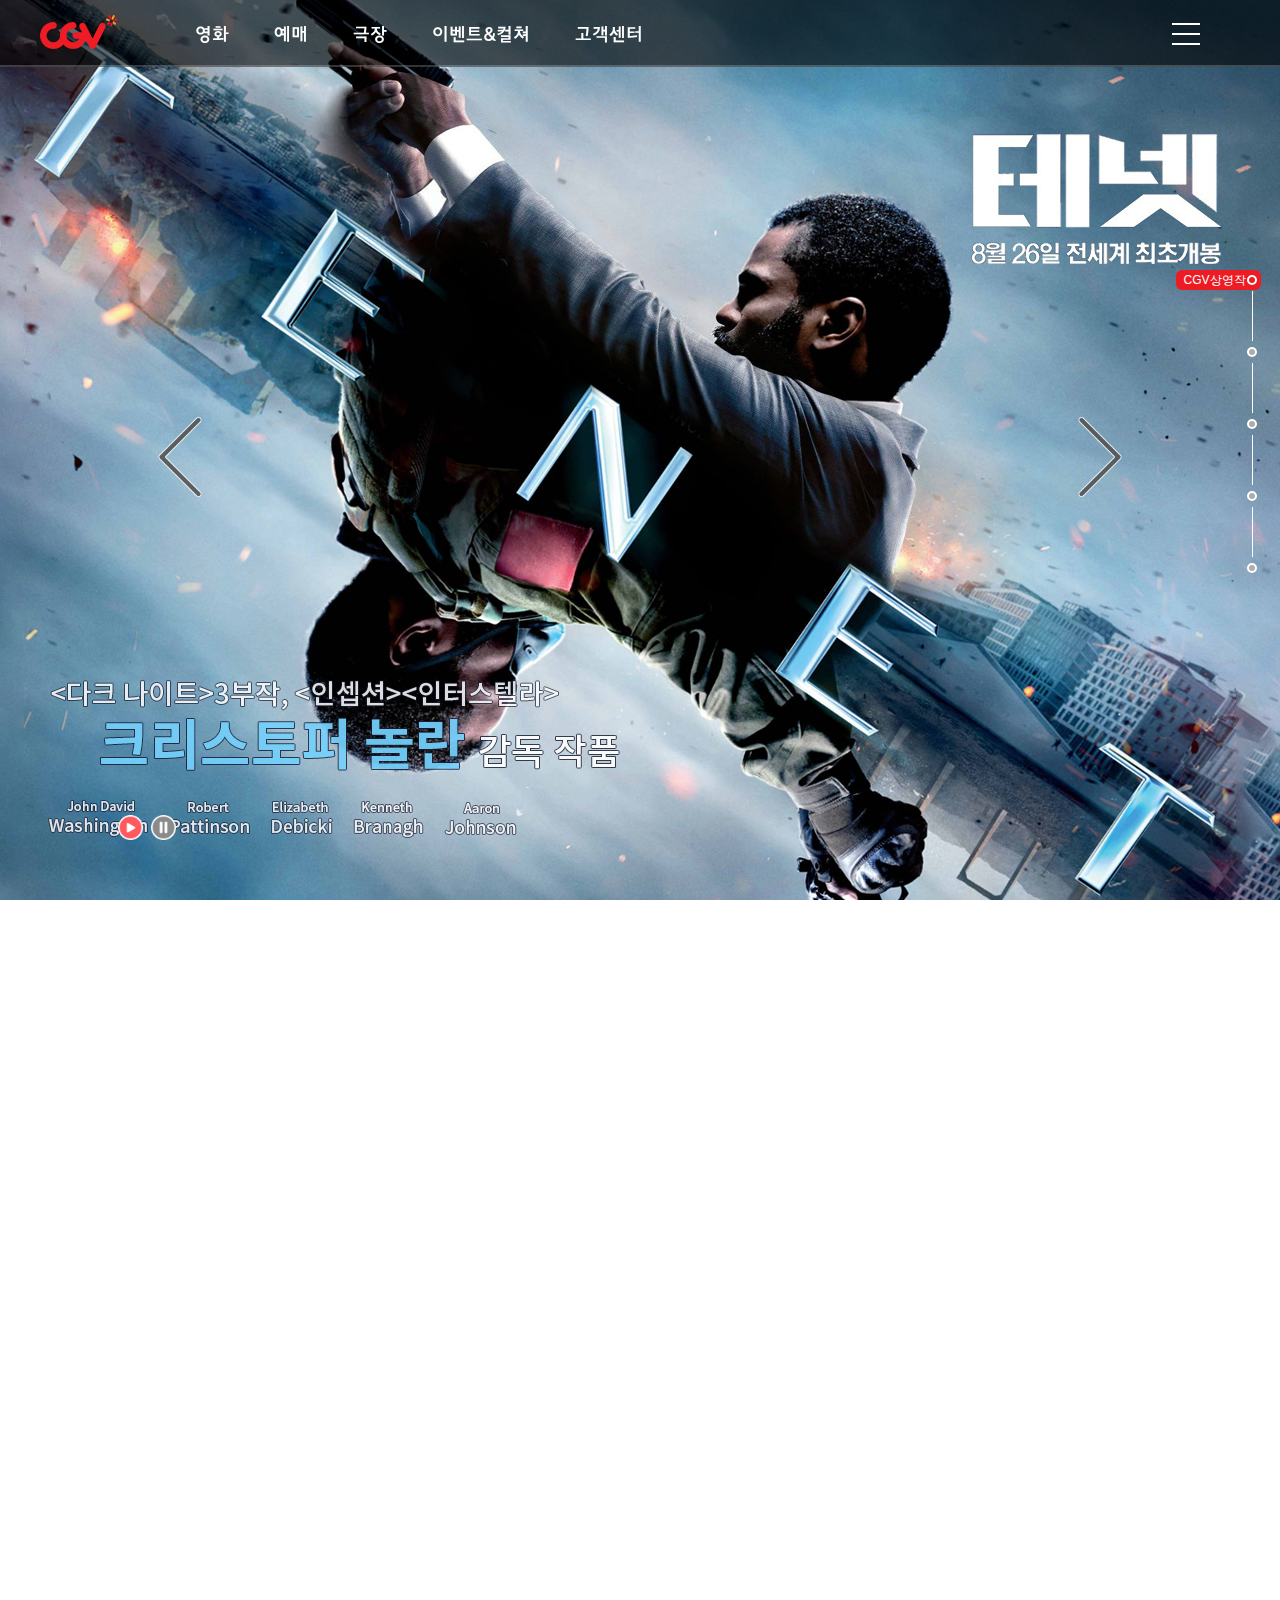
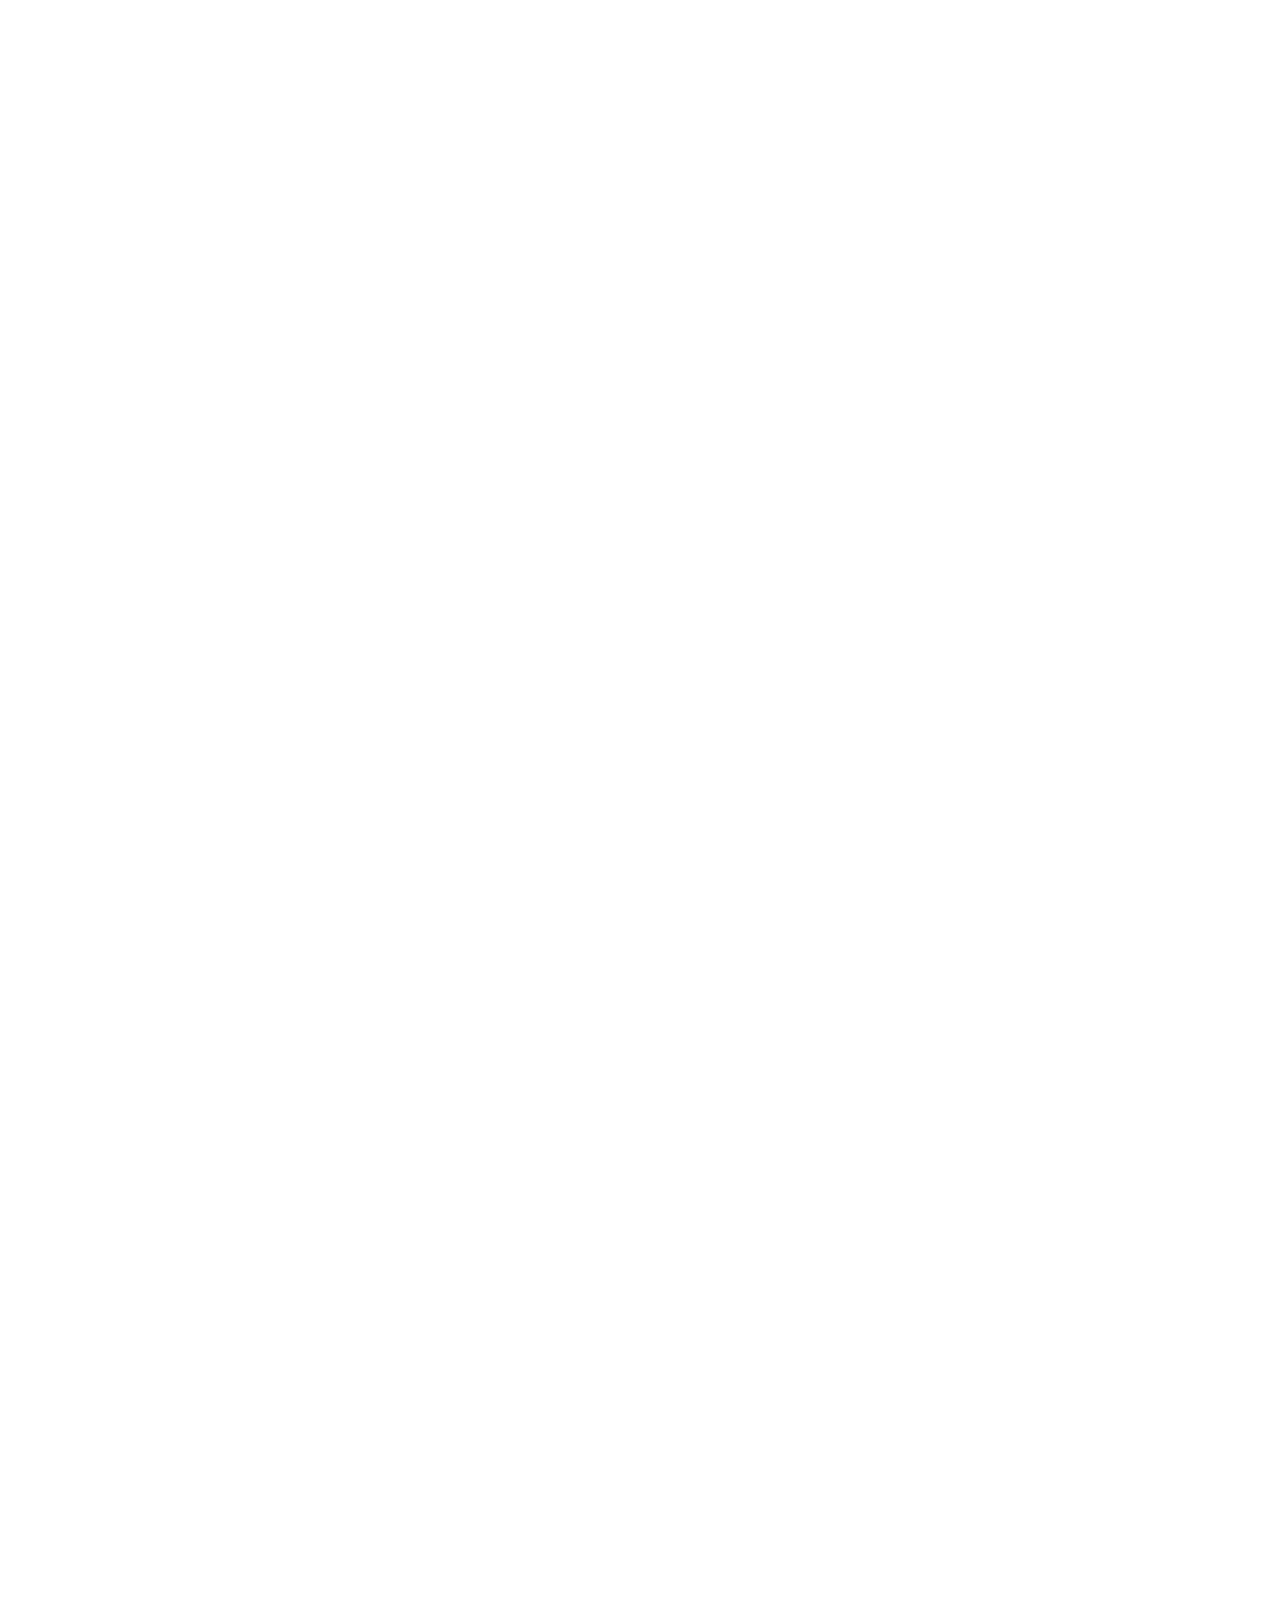
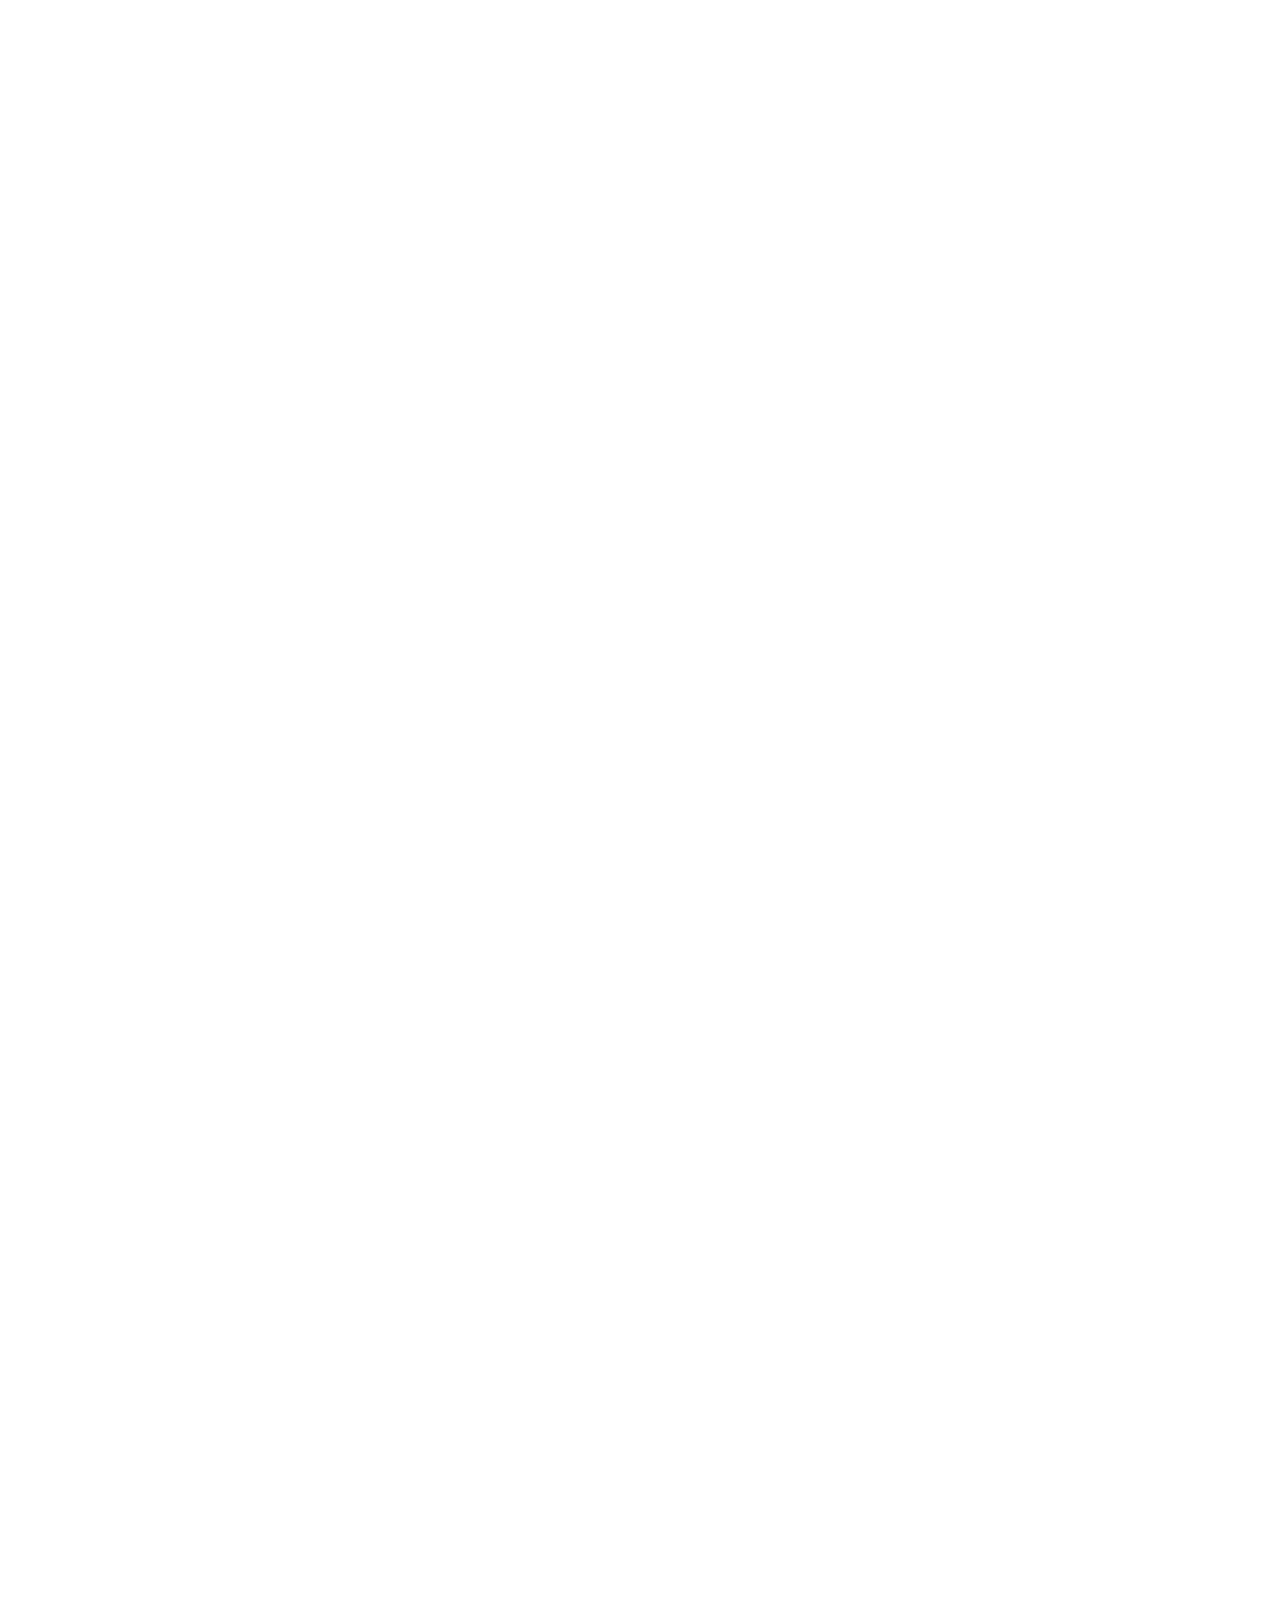
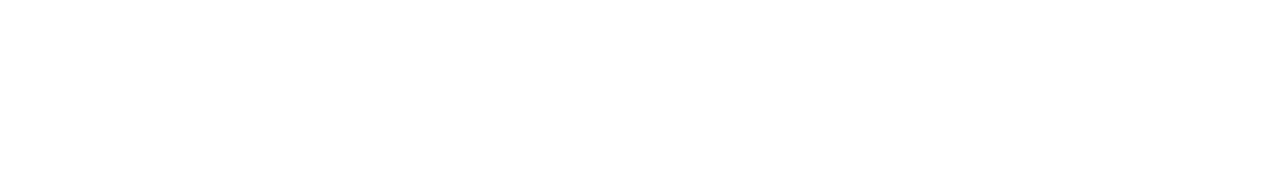
<file: index.html>
<!DOCTYPE html>
<html lang="ko">

<head>
	<meta charset="UTF-8">
	<title>영화 그 이상의 감동, CGV</title>
	<link rel="icon" href="images/common/cj_logo.ico">
	<link rel="stylesheet" href="css/fullpage.css">
	<link rel="stylesheet" href="css/common.css">
	<link rel="stylesheet" href="css/yeon-ji.css">
	<script src="js/jquery-1.12.4.min.js"></script>
	<script src="js/jquery.bxslider.min.js"></script>
	<script src="js/fullpage.min.js"></script>
	<script src="js/common.js"></script>
	<script src="js/main.js"></script>
</head>

<body>
	<div id="skip">
		<a href="#content">본문 바로가기</a>
	</div>
	<div id="headerwrap">
		<header id="header">
			<div class="area p_r clearfix">
				<h1 class="logo">
					<a href="index.html"><img src="images/common/cgv_logo.png" alt="CGV"></a>
				</h1>
				<nav class="nav" id="gnb">
					<span class="blind-b">중요메뉴</span>
					<ul class="main_menu">
						<li>
							<a href="movie/chart.html">영화</a>
							<ul>
								<li><a href="movie/chart.html">무비차트</a></li>
								<li><a href="">HD 트레일러</a></li>
								<li><a href="">무비파인더</a></li>
								<li><a href="">CGV아트하우스</a></li>
							</ul>
						</li>
						<li>
							<a href="">예매</a>
							<ul>
								<li><a href="">빠른예매</a></li>
								<li><a href="">상영시간표</a></li>
							</ul>
						</li>
						<li>
							<a href="theater/theater.html">극장</a>
							<ul>
								<li><a href="theater/theater.html">CGV 극장</a></li>
								<li><a href="">특별관</a></li>
								<li><a href="">CLUB 서비스</a></li>
							</ul>
						</li>
						<li>
							<a href="culture/cgvshop.html">이벤트&amp컬쳐</a>
							<ul>
								<li><a href="">이벤트</a></li>
								<li><a href="culture/cgvshop.html">CGV샵</a></li>
								<li><a href="">매거진</a></li>
							</ul>
						</li>
						<li>
							<a href="">고객센터</a>
							<ul>
								<li><a href="">자주 찾는 질문</a></li>
								<li><a href="">CGV공지/뉴스</a></li>
								<li><a href="">문의하기</a></li>
								<li><a href="">서비스가이드</a></li>
							</ul>
						</li>
					</ul>
				</nav>
				<a href="" class="all_menu_btn" role="button">
					<span></span>
					<span></span>
					<span></span>
				</a>
				<nav class="all_menu">
					<span class="blind-b">전체메뉴</span>
					<ul>
						<li>
							<strong>영화</strong>
							<ul>
								<li><a href="movie/chart.html">무비차트</a></li>
								<li><a href="">HD 트레일러</a></li>
								<li><a href="">무비파인더</a></li>
								<li><a href="">CGV아트하우스</a></li>
							</ul>
						</li>
						<li>
							<strong>예매</strong>
							<ul>
								<li><a href="">빠른예매</a></li>
								<li><a href="">상영시간표</a></li>
							</ul>
						</li>
						<li>
							<strong>극장</strong>
							<ul>
								<li><a href="theater/theater.html">CGV 극장</a></li>
								<li><a href="">특별관</a></li>
								<li><a href="">CLUB 서비스</a></li>
							</ul>
						</li>
						<li>
							<strong>이벤트&amp컬쳐</strong>
							<ul>
								<li><a href="">이벤트</a></li>
								<li><a href="culture/cgvshop.html">CGV샵</a></li>
								<li><a href="">매거진</a></li>
							</ul>
						</li>
						<li>
							<strong>고객센터</strong>
							<ul>
								<li><a href="">자주 찾는 질문</a></li>
								<li><a href="">CGV공지/뉴스</a></li>
								<li><a href="">문의하기</a></li>
								<li><a href="">서비스가이드</a></li>
							</ul>
						</li>
						<li>
							<strong>무비로그</strong>
							<ul>
								<li><a href="">위시리스트</a></li>
								<li><a href="">내가 본 영화</a></li>
								<li><a href="">무비다이어리</a></li>
							</ul>
						</li>
						<li>
							<strong>MY CGV</strong>
							<ul>
								<li><a href="">예매내역/취소</a></li>
								<li><a href="">관람권/할인쿠폰 관리</a></li>
								<li><a href="">CJ ONE 포인트</a></li>
								<li><a href="">내가꾸민포토티켓</a></li>
								<li><a href="">기프트샵</a></li>
								<li><a href="">나의 정보</a></li>
								<li><a href="">나의 문의내역</a></li>
							</ul>
						</li>
						<li>
							<strong>회사소개</strong>
							<ul>
								<li><a href="">회사소개</a></li>
								<li><a href="">CGV소개</a></li>
								<li><a href="">투자정보</a></li>
								<li><a href="">채용정보</a></li>
								<li><a href="">사이버감사실</a></li>
								<li><a href="">광고 제휴문의</a></li>
							</ul>
						</li>
						<li>
							<strong>회원서비스</strong>
							<ul>
								<li><a href="">로그인</a></li>
								<li><a href="">회원가입</a></li>
								<li><a href="">CJ ONE 멤버십</a></li>
								<li><a href="">사이트맵</a></li>
							</ul>
						</li>
						<li>
							<strong>VIP LOUNGE</strong>
							<ul>
								<li><a href="">VIP이벤트</a></li>
								<li><a href="">VIP전용레터</a></li>
								<li><a href="">나의 VIP쿠폰</a></li>
							</ul>
						</li>
						<li>
							<strong>알뜰한영화관람법</strong>
							<ul>
								<li><a href="">할인카드</a></li>
								<li><a href="">기타 상품권 안내</a></li>
							</ul>
						</li>
						<li>
							<strong>ENGLISH TICKETING</strong>
							<ul>
								<li><a href="">ENGLISH TICKETING</a></li>
							</ul>
						</li>
						<li>
							<strong>CGV정책</strong>
							<ul>
								<li><a href="">이용약관</a></li>
								<li><a href="">편성기준</a></li>
								<li><a href="">개인정보취급방침</a></li>
								<li><a href="">법적고지</a></li>
								<li><a href="">이메일주소무단수집거부</a></li>
								<li><a href="">상생경영</a></li>
							</ul>
						</li>
					</ul>
				</nav>
			</div>
		</header>
	</div>
	<div id="content" class="cnt_index">
		<section class="section" id="cnt_now">
			<h2 class="blind-b">CGV상영작</h2>
			<div class="bxslider" id="wide_slider">
				<ul class="wide_poster">
					<li class="poster1">
						<span class="blind-i">테넷</span>
					</li>
					<li class="poster2">
						<span class="blind-i">오!문희</span>
					</li>
					<li class="poster3">
						<span class="blind-i">뉴뮤턴트</span>
					</li>
				</ul>
			</div>
		</section>
		<section class="section" id="s_moviechart">
			<h2 class="blind-b">무비차트</h2>
			<div class="area">
				<ul role="tablist" class="tablist" aria-label="영화순위">
					<li role="tab" class="tab first" id="ranking_book" aria-controls="reserve">예매순위</li>
					<li role="tab" class="tab last" id="ranking_grade" aria-controls="grade">평점순위</li>
				</ul>
				<div role="tabpanel" class="tabpanel" id="reserve" aria-labelledby="ranking_book">
					<div class="bxslider" id="slider1">
						<ul class="visual">
							<li>
								<div class="poster">
									<img src="images/index/01-08index_mov.jpg" alt="">
									<div>1<span class="blind-i">위</span></div>
								</div>
								<strong>테넷</strong>
								<p>예매율 29.0%&nbsp;&nbsp;평점 93%</p>
								<ul class="book">
									<li>
										<a href="" role="button">일반예매</a>
									</li>
									<li>
										<a href="" role="button">IMAX</a>
									</li>
									<li>
										<a href="" role="button">4DMAX</a>
									</li>
								</ul>
								<a href="">상세보기</a>
							</li>
							<li>
								<div class="poster">
									<img src="images/index/02-23index_mov.jpg" alt="">
									<div>2<span class="blind-i">위</span></div>
								</div>
								<strong>더 렌탈-소리없는 감시자</strong>

								<p>예매율 8.5%&nbsp;&nbsp;평점 ?%</p>
								<ul class="book">
									<li>
										<a href="" role="button">일반예매</a>
									</li>
									<li>
										<a href="" role="button">IMAX</a>
									</li>
								</ul>
								<a href="">상세보기</a>
							</li>
							<li>
								<div class="poster">
									<img src="images/index/03-11index_mov.jpg" alt="">
									<div>3<span class="blind-i">위</span></div>
								</div>
								<strong>오!문희</strong>

								<p>예매율 3.6%&nbsp;&nbsp;평점 90%</p>
								<ul class="book">
									<li>
										<a href="" role="button">일반예매</a>
									</li>
									<li>
										<a href="" role="button">IMAX</a>
									</li>
								</ul>
								<a href="">상세보기</a>
							</li>
							<li>
								<div class="poster">
									<img src="images/index/04-00index_mov.jpg" alt="">
									<div>4<span class="blind-i">위</span></div>
								</div>
								<strong>루브르박물관 기획특별전</strong>

								<p>예매율 2.5%&nbsp;&nbsp;평점 ?%</p>
								<ul class="book">
									<li>
										<a href="" role="button">일반예매</a>
									</li>
									<li>
										<a href="" role="button">IMAX</a>
									</li>
								</ul>
								<a href="">상세보기</a>
							</li>
							<li>
								<div class="poster">
									<img src="images/index/05-00index_mov.jpg" alt="">
									<div>5<span class="blind-i">위</span></div>
								</div>
								<strong>공포체험라디오 4DX</strong>

								<p>예매율 1.9%&nbsp;&nbsp;평점 ?%</p>
								<ul class="book">
									<li>
										<a href="" role="button">일반예매</a>
									</li>
									<li>
										<a href="" role="button">IMAX</a>
									</li>
									<li>
										<a href="" role="button">4DX</a>
									</li>
								</ul>
								<a href="">상세보기</a>
							</li>
							<li>
								<div class="poster">
									<img src="images/index/06-18index_mov.jpg" alt="">
									<div>6<span class="blind-i">위</span></div>
								</div>
								<strong>뉴뮤턴트</strong>
								<p>예매율 1.5%&nbsp;&nbsp;평점 63%</p>
								<ul class="book">
									<li>
										<a href="" role="button">일반예매</a>
									</li>
									<li>
										<a href="" role="button">IMAX</a>
									</li>
									<li>
										<a href="" role="button">4DMAX</a>
									</li>
								</ul>
								<a href="">상세보기</a>
							</li>
							<li>
								<div class="poster">
									<img src="images/index/07-03index_mov.jpg" alt="">
									<div>7<span class="blind-i">위</span></div>
								</div>
								<strong>테스와 보낸 여름</strong>

								<p>예매율 1.2%&nbsp;&nbsp;평점 97%</p>
								<ul class="book">
									<li>
										<a href="" role="button">일반예매</a>
									</li>
								</ul>
								<a href="">상세보기</a>
							</li>
							<li>
								<div class="poster">
									<img src="images/index/08-19index_mov.jpg" alt="">
									<div>8<span class="blind-i">위</span></div>
								</div>
								<strong>베로니카의 이중 생활</strong>

								<p>예매율 1.1%&nbsp;&nbsp;평점 ?%</p>
								<ul class="book">
									<li>
										<a href="" role="button">일반예매</a>
									</li>
									<li>
										<a href="" role="button">IMAX</a>
									</li>
								</ul>
								<a href="">상세보기</a>
							</li>
							<li>
								<div class="poster">
									<img src="images/index/09-20index_mov.jpg" alt="">
									<div>9<span class="blind-i">위</span></div>
								</div>
								<strong>세 가지 색-블루</strong>

								<p>예매율 1.0%&nbsp;&nbsp;평점 ?%</p>
								<ul class="book">
									<li>
										<a href="" role="button">일반예매</a>
									</li>
									<li>
										<a href="" role="button">IMAX</a>
									</li>
								</ul>
								<a href="">상세보기</a>
							</li>
							<li>
								<div class="poster">
									<img src="images/index/10-33index_mov.jpg" alt="">
									<div>10<span class="blind-i">위</span></div>
								</div>
								<strong>세 가지 색-레드</strong>

								<p>예매율 0.9%&nbsp;&nbsp;평점 ?%</p>
								<ul class="book">
									<li>
										<a href="" role="button">일반예매</a>
									</li>
									<li>
										<a href="" role="button">IMAX</a>
									</li>
								</ul>
								<a href="">상세보기</a>
							</li>
						</ul>
					</div>
				</div>
				<div role="tabpanel" class="tabpanel" id="grade" aria-labelledby="ranking_grade">
					<div class="bxslider" id="slider2">
						<ul class="visual">
							<li>
								<div class="poster">
									<img src="images/index/41-01index_mov.jpg" alt="">
									<div>1<span class="blind-i">위</span></div>
								</div>
								<strong>인셉션</strong>
								<p>예매율 0.0%&nbsp;&nbsp;평점 99%</p>
								<ul class="book">
									<li>
										<a href="" role="button">일반예매</a>
									</li>
									<li>
										<a href="" role="button">IMAX</a>
									</li>
								</ul>
								<a href="">상세보기</a>
							</li>
							<li>
								<div class="poster">
									<img src="images/index/24-02index_mov.jpg" alt="">
									<div>2<span class="blind-i">위</span></div>
								</div>
								<strong>나를 구하지 마세요</strong>

								<p>예매율 0.3%&nbsp;&nbsp;평점 98%</p>
								<ul class="book">
									<li>
										<a href="" role="button">일반예매</a>
									</li>
								</ul>
								<a href="">상세보기</a>
							</li>
							<li>
								<div class="poster">
									<img src="images/index/07-03index_mov.jpg" alt="">
									<div>3<span class="blind-i">위</span></div>
								</div>
								<strong>테스와 보낸 여름</strong>

								<p>예매율 1.2%&nbsp;&nbsp;평점 97%</p>
								<ul class="book">
									<li>
										<a href="" role="button">일반예매</a>
									</li>
								</ul>
								<a href="">상세보기</a>
							</li>
							<li>
								<div class="poster">
									<img src="images/index/16-04index_mov.jpg" alt="">
									<div>4<span class="blind-i">위</span></div>
								</div>
								<strong>남매의 여름밤</strong>

								<p>예매율 0.6%&nbsp;&nbsp;평점 97%</p>
								<ul class="book">
									<li>
										<a href="" role="button">일반예매</a>
									</li>
								</ul>
								<a href="">상세보기</a>
							</li>
							<li>
								<div class="poster">
									<img src="images/index/11-05index_mov.jpg" alt="">
									<div>5<span class="blind-i">위</span></div>
								</div>
								<strong>드라이브</strong>

								<p>예매율 0.7%&nbsp;&nbsp;평점 95%</p>
								<ul class="book">
									<li>
										<a href="" role="button">일반예매</a>
									</li>
									<li>
										<a href="" role="button">IMAX</a>
									</li>
								</ul>
								<a href="">상세보기</a>
							</li>
							<li>
								<div class="poster">
									<img src="images/index/25-06index_mov.jpg" alt="">
									<div>6<span class="blind-i">위</span></div>
								</div>
								<strong>극장판 짱구는 못말려</strong>
								<p>예매율 0.2%&nbsp;&nbsp;평점 95%</p>
								<ul class="book">
									<li>
										<a href="" role="button">일반예매</a>
									</li>
								</ul>
								<a href="">상세보기</a>
							</li>
							<li>
								<div class="poster">
									<img src="images/index/40-07index_mov.jpg" alt="">
									<div>7<span class="blind-i">위</span></div>
								</div>
								<strong>메멘토</strong>

								<p>예매율 0.0%&nbsp;&nbsp;평점 95%</p>
								<ul class="book">
									<li>
										<a href="" role="button">일반예매</a>
									</li>
								</ul>
								<a href="">상세보기</a>
							</li>
							<li>
								<div class="poster">
									<img src="images/index/01-08index_mov.jpg" alt="">
									<div>8<span class="blind-i">위</span></div>
								</div>
								<strong>테넷</strong>

								<p>예매율 29.0%&nbsp;&nbsp;평점 93%</p>
								<ul class="book">
									<li>
										<a href="" role="button">일반예매</a>
									</li>
									<li>
										<a href="" role="button">IMAX</a>
									</li>
									<li>
										<a href="" role="button">4DMAX</a>
									</li>
								</ul>
								<a href="">상세보기</a>
							</li>
							<li>
								<div class="poster">
									<img src="images/index/17-09index_mov.jpg" alt="">
									<div>9<span class="blind-i">위</span></div>
								</div>
								<strong>다만 악에서 구하소서</strong>

								<p>예매율 0.5%&nbsp;&nbsp;평점 92%</p>
								<ul class="book">
									<li>
										<a href="" role="button">일반예매</a>
									</li>
									<li>
										<a href="" role="button">IMAX</a>
									</li>
								</ul>
								<a href="">상세보기</a>
							</li>
							<li>
								<div class="poster">
									<img src="images/index/29-10index_mov.jpg" alt="">
									<div>10<span class="blind-i">위</span></div>
								</div>
								<strong>하워즈 엔드</strong>

								<p>예매율 0.1%&nbsp;&nbsp;평점 91%</p>
								<ul class="book">
									<li>
										<a href="" role="button">일반예매</a>
									</li>
								</ul>
								<a href="">상세보기</a>
							</li>
						</ul>
					</div>
				</div>
			</div>
		</section>
		<section class="section" id="event">
			<h2>이벤트</h2>
			<ul>
				<li>
					<a href=""><img src="images/index/event1.png" alt="VIP 온라인 쿠폰"></a>
				</li>
				<li>
					<a href=""><img src="images/index/event2.png" alt="군장병 온라인 할인오픈"></a>
				</li>
				<li>
					<a href=""><img src="images/index/event3.png" alt="스마트 스토어 OPEN"></a>
				</li>
				<li>
					<a href=""><img src="images/index/event4.png" alt="포인트 반값 할인"></a>
				</li>
			</ul>
		</section>
		<section class="section" id="s_shop">
			<h2>CGV샵</h2>
			<ul>
				<li>
					<a href=""><img src="images/index/shop-1.png" alt="기념일에 선물로 기프트 카드"></a>
				</li>
				<li>
					<a href=""><img src="images/index/shop-2.png" alt="영화관람중 출출할 땐 CGV매점"></a>
				</li>
				<li>
					<a href=""><img src="images/index/shop-3.png" alt="즐거움을 나누는 방법! 관람권"></a>
				</li>
				<li>
					<a href=""><img src="images/index/shop-4.png" alt="어떤 것을 고를지 모르겠다면 베스트 상품"></a>
				</li>
			</ul>
		</section>
		<section class="section" id="megazine">
			<article class="article">
				<h2>매거진</h2>
				<h3>메멘토</h3>
				<p>크리스토퍼 놀란의 첫 작품 메멘토가 8월 19일 다시금 영화관을 찾아왔다.
					작품 20주년을 맞아 스페셜 예고편, 제작 비하인드, 스페셜 굿즈등 다양한 볼거리가 제공된다.<br>
					<br>
					메멘토는 단기기억상실증에 걸린 남자가 자신이 남긴 여러 단서들과 사람들의<br>
					증언들을 역추적하여 아내를 죽인 범인을 찾는 추적스릴러이다.</p>
				<a href="" role="button">+ 더보기</a>
			</article>
		</section>
		<div class="section fp-auto-height">
			<footer id="footer">
				<div class="foot-top">
					<ul class="special_theater area">
						<li><a href=""><img src="images/common/i1-4dx.png" alt="4DX"></a></li>
						<li><a href=""><img src="images/common/i2-imax.png" alt="IMAX"></a></a></li>
						<li><a href=""><img src="images/common/i3-screenx.png" alt="SCREEN X"></a></li>
						<li><a href=""><img src="images/common/i4-spherex.png" alt="SPHERE X"></a></li>
						<li><a href=""><img src="images/common/i5-tempur.png" alt="TEMPUR CINEMA"></a></li>
						<li><a href=""><img src="images/common/i6-goldclass.png" alt="GOLD CLASS"></a></li>
						<li><a href=""><img src="images/common/i7-cinedechef.png" alt="CNIE de CHEF"></a></li>
						<li><a href=""><img src="images/common/i8-private.png" alt="PRIVATE CINEMA"></a></li>
						<li><a href=""><img src="images/common/i9-cinekids.png" alt="CINE KIDS"></a></li>
						<li><a href=""><img src="images/common/i10-cineforet.png" alt="CINE &amp; FORET"></a></li>
					</ul>
				</div>
				<div class="cgv-info area clearfix">
					<ul class="big-info clearfix">
						<li><a href="">회사소개</a></li>
						<li><a href="">IR</a></li>
						<li><a href="">채용정보</a></li>
						<li><a href="">광고/프로모션문의</a></li>
						<li><a href="">제휴문의</a></li>
						<li><a href="">출점문의</a></li>
						<li><a href="">이용약관</a></li>
						<li><a href="">편성기준</a></li>
						<li><a href="">개인정보처리방침</a></li>
						<li><a href="">법적고지</a></li>
						<li><a href="">이메일주소무단수집거부</a></li>
						<li><a href="">상생경영</a></li>
						<li><a href="">사이트맵</a></li>
					</ul>
					<address class="address">
						<p><img src="images/common/cgv_logo_b.png" alt="cgv"></p>
						<div>
							<p>(04377)서울특별시 용산구 한강대로 23길 55, 아이파크몰 6층(한강로동)</p>
							<div>
								<span>대표이사 : 최병환</span>
								<span>사업자등록번호 : 104-81-45690</span>
								<span>통신판매업신고번호 : 2017-서울용산-0662</span>
								<a href="" role="button" target="_blank">사업자 정보 확인</a>
							</div>
							<span>호스팅사업자 : CJ올리브네트웍스</span>
							<span>개인정보보호 책임자 : 이동현</span>
							<span>대표이메일 : cjcgvmaster@cj.net</span>
							<span>CGV고객센터 : 1544-1122</span>
						</div>
					</address>
					<div class="foot-right">
						<div class="family">
							<a href="" class="fsite">계열사 바로가기</a>
							<ul id="familysite">
								<li>
									<span>계열사 바로가기</span>
									<strong>CJ그룹</strong>
									<ul>
										<li><a href="https://www.cj.net/">CJ주식회사</a></li>
									</ul>
								</li>
								<li>
									<strong>엔터테인먼트 &amp; 미디어</strong>
									<ul>
										<li><a href="https://www.cjenm.com:9003/index.html">CJ ENM (E&amp;M)</a></li>
										<li><a href="http://www.cgv.co.kr/">CJ CGV</a></li>
										<li><a href="http://www.cjpowercast.com/">CJ파워캐스트</a></li>
									</ul>
								</li>
								<li>
									<strong>식품 &amp; 식품서비스</strong>
									<ul>
										<li><a href="https://www.cj.co.kr">CJ제일제당 (식품)</a></li>
										<li><a href="http://www.cjfreshway.com/">CJ프레시웨이</a></li>
										<li><a href="http://www.cjfoodville.co.kr/">CJ푸드빌</a></li>
										<li><a href="http://www.md1.co.kr/">CJ엠디원</a></li>
									</ul>
								</li>
								<li>
									<strong>생명공학</strong>
									<ul>
										<li><a href="https://www.cj.co.kr/kr/about/business/bio">CJ제일제당 (바이오)</a></li>
									</ul>
								</li>
								<li>
									<strong>신유통</strong>
									<ul>
										<li><a href="http://display.cjmall.com">CJ ENM (오쇼핑)</a></li>
										<li><a href="http://www.cjlogistics.com">CJ대한통운</a></li>
										<li><a href="http://www.cjtelenix.com/">CJ텔레닉스</a></li>
										<li><a href="http://www.oliveyoung.co.kr/store/main/main.do">CJ올리브영</a></li>
									</ul>
								</li>
								<li>
									<strong>인프라</strong>
									<ul>
										<li><a href="http://www.cjenc.co.kr/">CJ대한통운 (건설)</a></li>
										<li><a href="http://www.cjolivenetworks.co.kr/itbusiness/">CJ올리브네트웍스</a></li>
									</ul>
								</li>
							</ul>
							<a href="" target="_blank" class="btn_submit" title="새창열기">GO</a>
						</div>
						<p class="copyright">&copy; CJ CGV. All Rights Reserved</p>
						<ul class="sns_list">
							<li><a href="https://www.facebook.com/CJCGV" target="_blank" title="새창열기">
									<svg aria-hidden="true" focusable="false" data-prefix="fab" data-icon="facebook-square"
										class="sns_i svg-inline--fa fa-facebook-square fa-w-14" role="img"
										xmlns="http://www.w3.org/2000/svg" viewBox="0 0 448 512">
										<title>페이스북</title>
										<path fill="currentColor"
											d="M400 32H48A48 48 0 0 0 0 80v352a48 48 0 0 0 48 48h137.25V327.69h-63V256h63v-54.64c0-62.15 37-96.48 93.67-96.48 27.14 0 55.52 4.84 55.52 4.84v61h-31.27c-30.81 0-40.42 19.12-40.42 38.73V256h68.78l-11 71.69h-57.78V480H400a48 48 0 0 0 48-48V80a48 48 0 0 0-48-48z">
										</path>
									</svg>
								</a>
							</li>
							<li><a href="https://twitter.com/cj_cgv" target="_blank" title="새창열기"><svg aria-hidden="true"
										focusable="false" data-prefix="fab" data-icon="twitter-square"
										class="sns_i svg-inline--fa fa-twitter-square fa-w-14" role="img" xmlns="http://www.w3.org/2000/svg"
										viewBox="0 0 448 512">
										<title>트위터</title>
										<path fill="currentColor"
											d="M400 32H48C21.5 32 0 53.5 0 80v352c0 26.5 21.5 48 48 48h352c26.5 0 48-21.5 48-48V80c0-26.5-21.5-48-48-48zm-48.9 158.8c.2 2.8.2 5.7.2 8.5 0 86.7-66 186.6-186.6 186.6-37.2 0-71.7-10.8-100.7-29.4 5.3.6 10.4.8 15.8.8 30.7 0 58.9-10.4 81.4-28-28.8-.6-53-19.5-61.3-45.5 10.1 1.5 19.2 1.5 29.6-1.2-30-6.1-52.5-32.5-52.5-64.4v-.8c8.7 4.9 18.9 7.9 29.6 8.3a65.447 65.447 0 0 1-29.2-54.6c0-12.2 3.2-23.4 8.9-33.1 32.3 39.8 80.8 65.8 135.2 68.6-9.3-44.5 24-80.6 64-80.6 18.9 0 35.9 7.9 47.9 20.7 14.8-2.8 29-8.3 41.6-15.8-4.9 15.2-15.2 28-28.8 36.1 13.2-1.4 26-5.1 37.8-10.2-8.9 13.1-20.1 24.7-32.9 34z">
										</path>
									</svg>
								</a>
							</li>
							<li><a href="https://www.instagram.com/cgv_korea/" target="_blank" title="새창열기"><svg aria-hidden="true"
										focusable="false" data-prefix="fab" data-icon="instagram-square"
										class="sns_i svg-inline--fa fa-instagram-square fa-w-14" role="img"
										xmlns="http://www.w3.org/2000/svg" viewBox="0 0 448 512">
										<title>인스타그램</title>
										<path fill="currentColor"
											d="M224,202.66A53.34,53.34,0,1,0,277.36,256,53.38,53.38,0,0,0,224,202.66Zm124.71-41a54,54,0,0,0-30.41-30.41c-21-8.29-71-6.43-94.3-6.43s-73.25-1.93-94.31,6.43a54,54,0,0,0-30.41,30.41c-8.28,21-6.43,71.05-6.43,94.33S91,329.26,99.32,350.33a54,54,0,0,0,30.41,30.41c21,8.29,71,6.43,94.31,6.43s73.24,1.93,94.3-6.43a54,54,0,0,0,30.41-30.41c8.35-21,6.43-71.05,6.43-94.33S357.1,182.74,348.75,161.67ZM224,338a82,82,0,1,1,82-82A81.9,81.9,0,0,1,224,338Zm85.38-148.3a19.14,19.14,0,1,1,19.13-19.14A19.1,19.1,0,0,1,309.42,189.74ZM400,32H48A48,48,0,0,0,0,80V432a48,48,0,0,0,48,48H400a48,48,0,0,0,48-48V80A48,48,0,0,0,400,32ZM382.88,322c-1.29,25.63-7.14,48.34-25.85,67s-41.4,24.63-67,25.85c-26.41,1.49-105.59,1.49-132,0-25.63-1.29-48.26-7.15-67-25.85s-24.63-41.42-25.85-67c-1.49-26.42-1.49-105.61,0-132,1.29-25.63,7.07-48.34,25.85-67s41.47-24.56,67-25.78c26.41-1.49,105.59-1.49,132,0,25.63,1.29,48.33,7.15,67,25.85s24.63,41.42,25.85,67.05C384.37,216.44,384.37,295.56,382.88,322Z">
										</path>
									</svg>
								</a>
							</li>
						</ul>
					</div>
				</div>
			</footer>
		</div>
	</div>
</body>

</html>
</file>
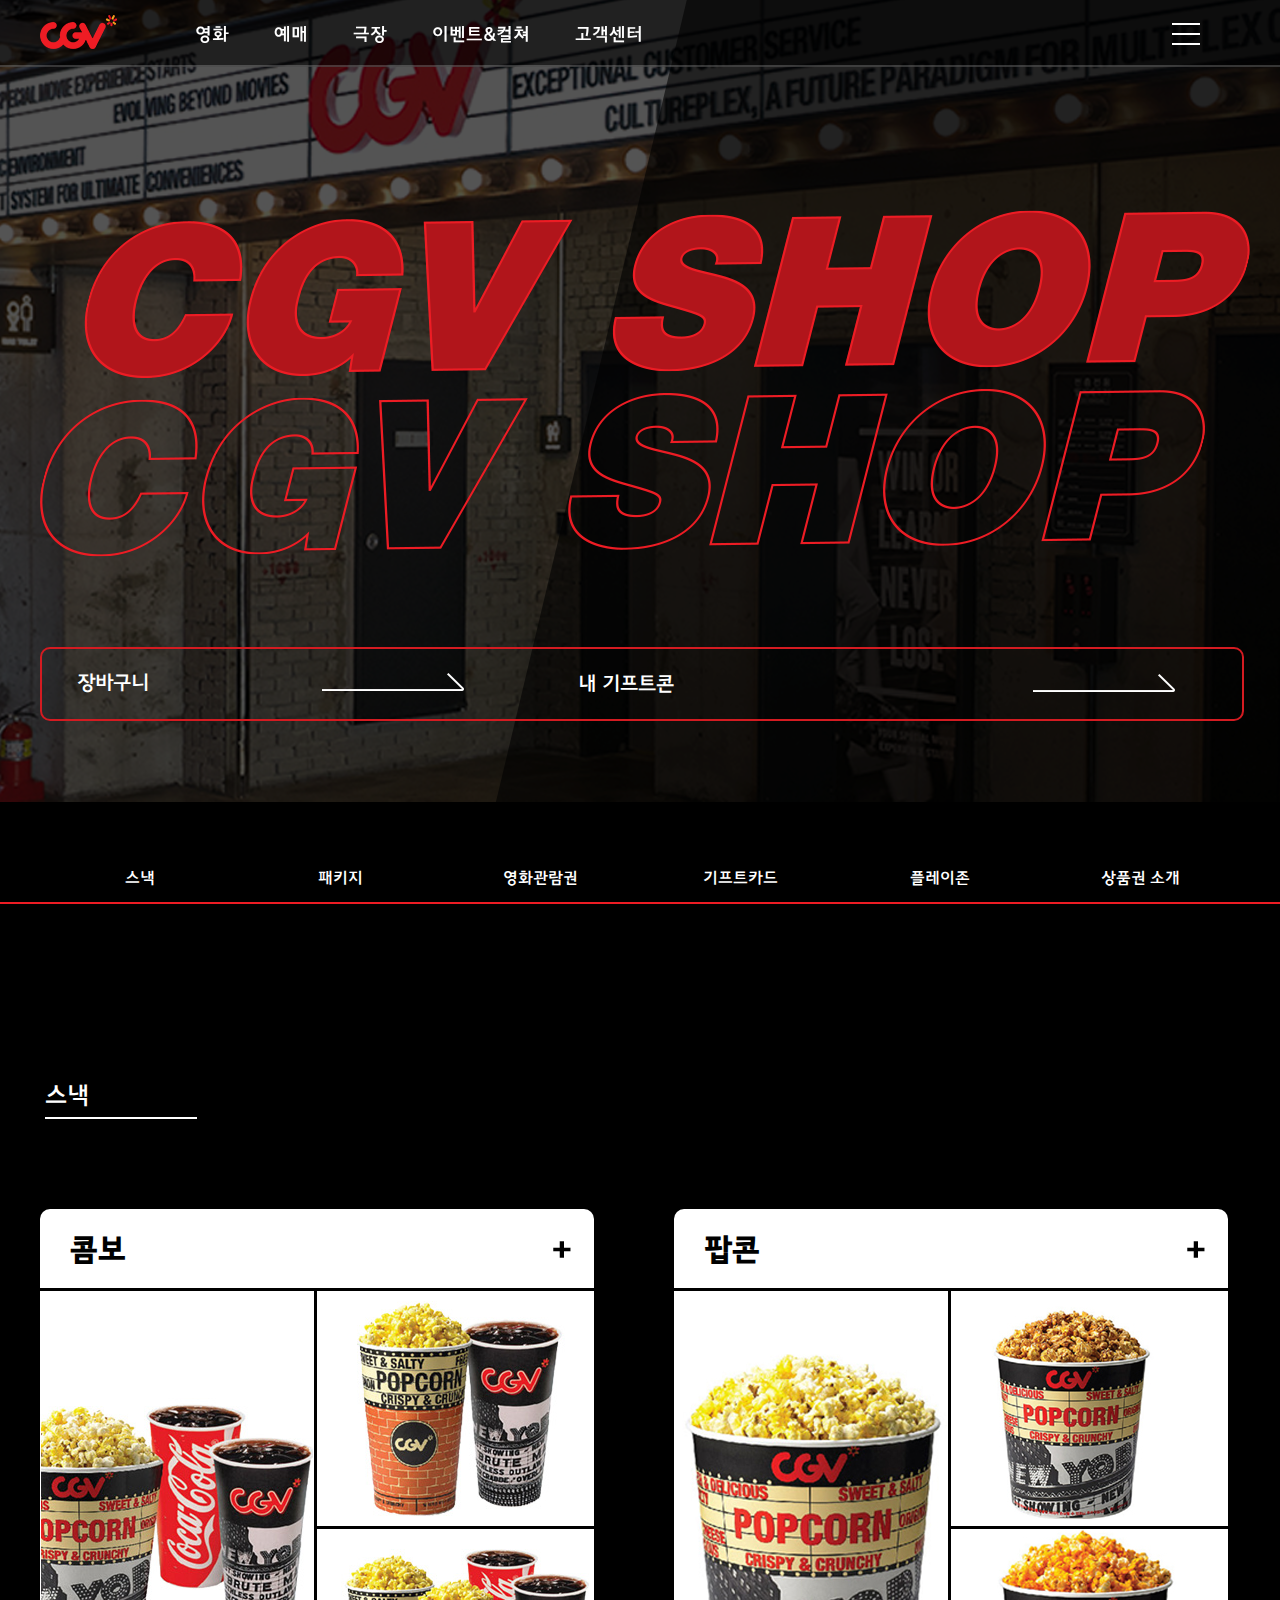
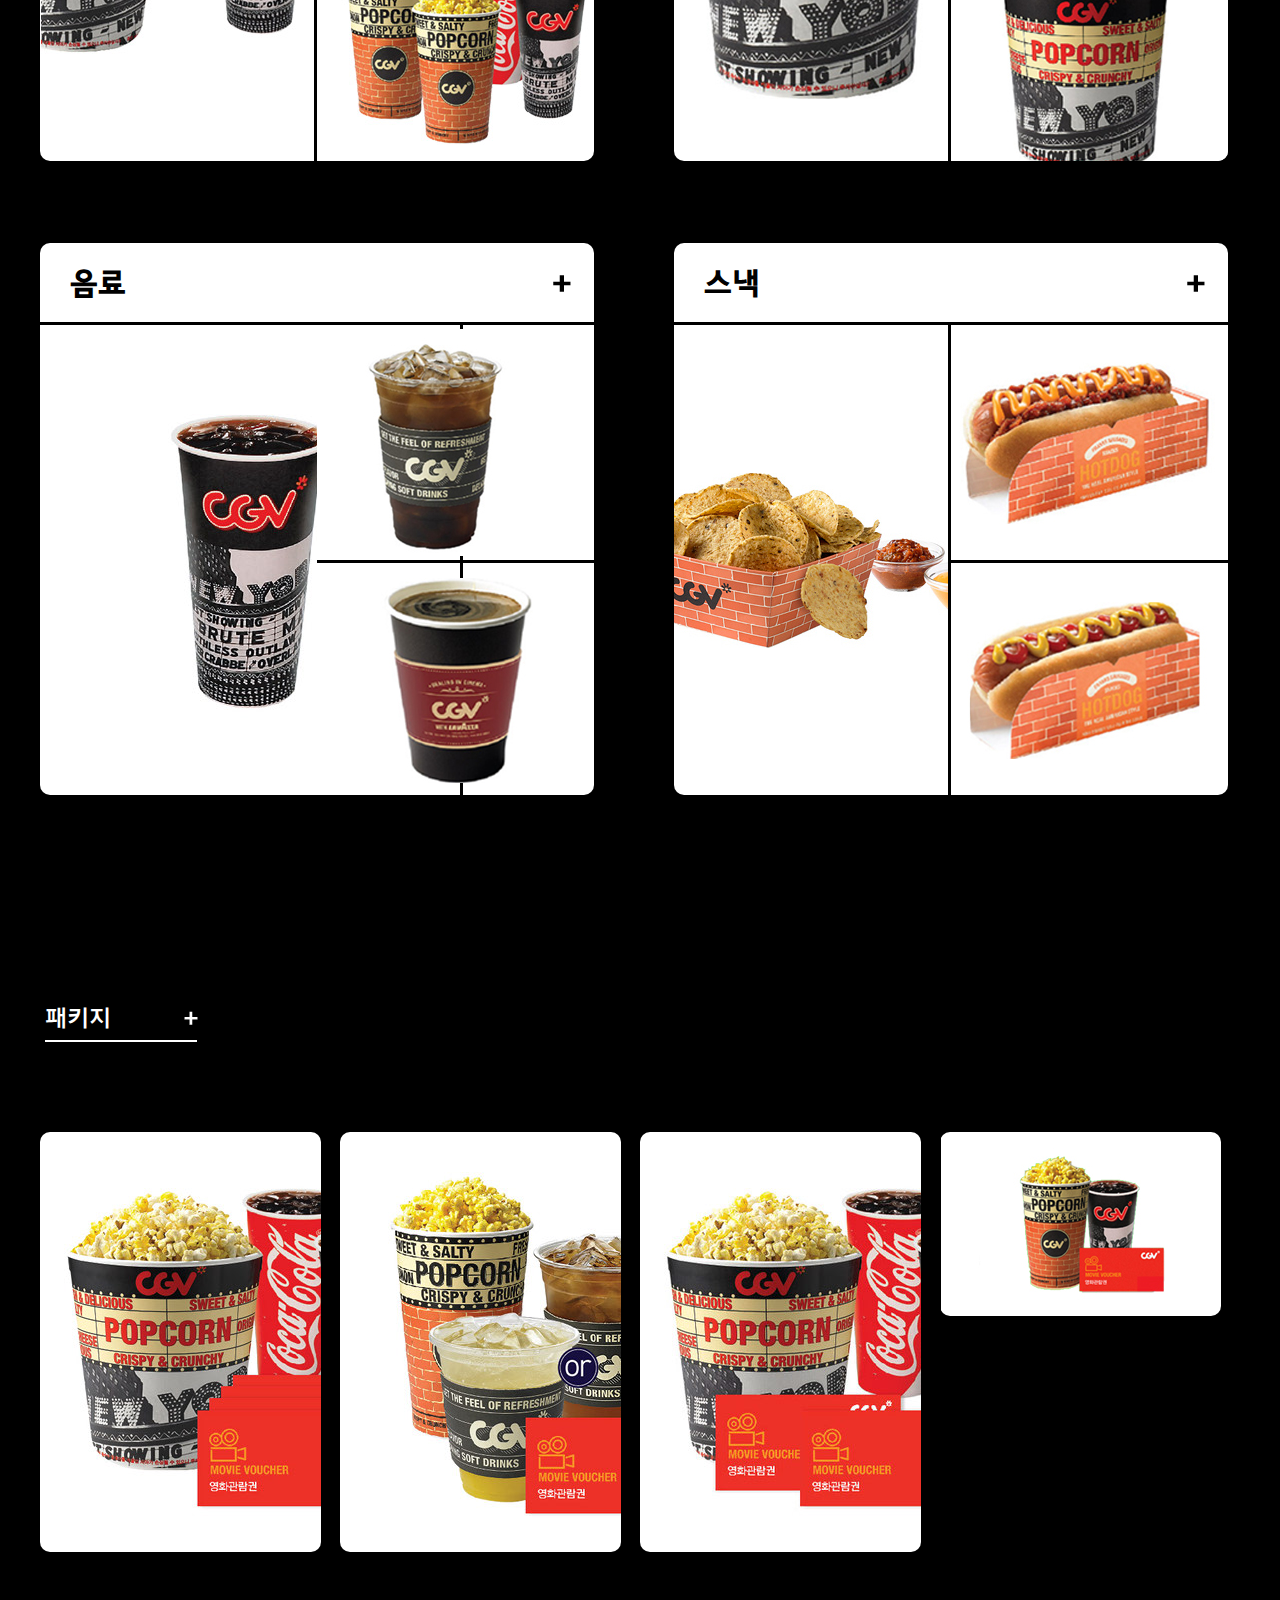
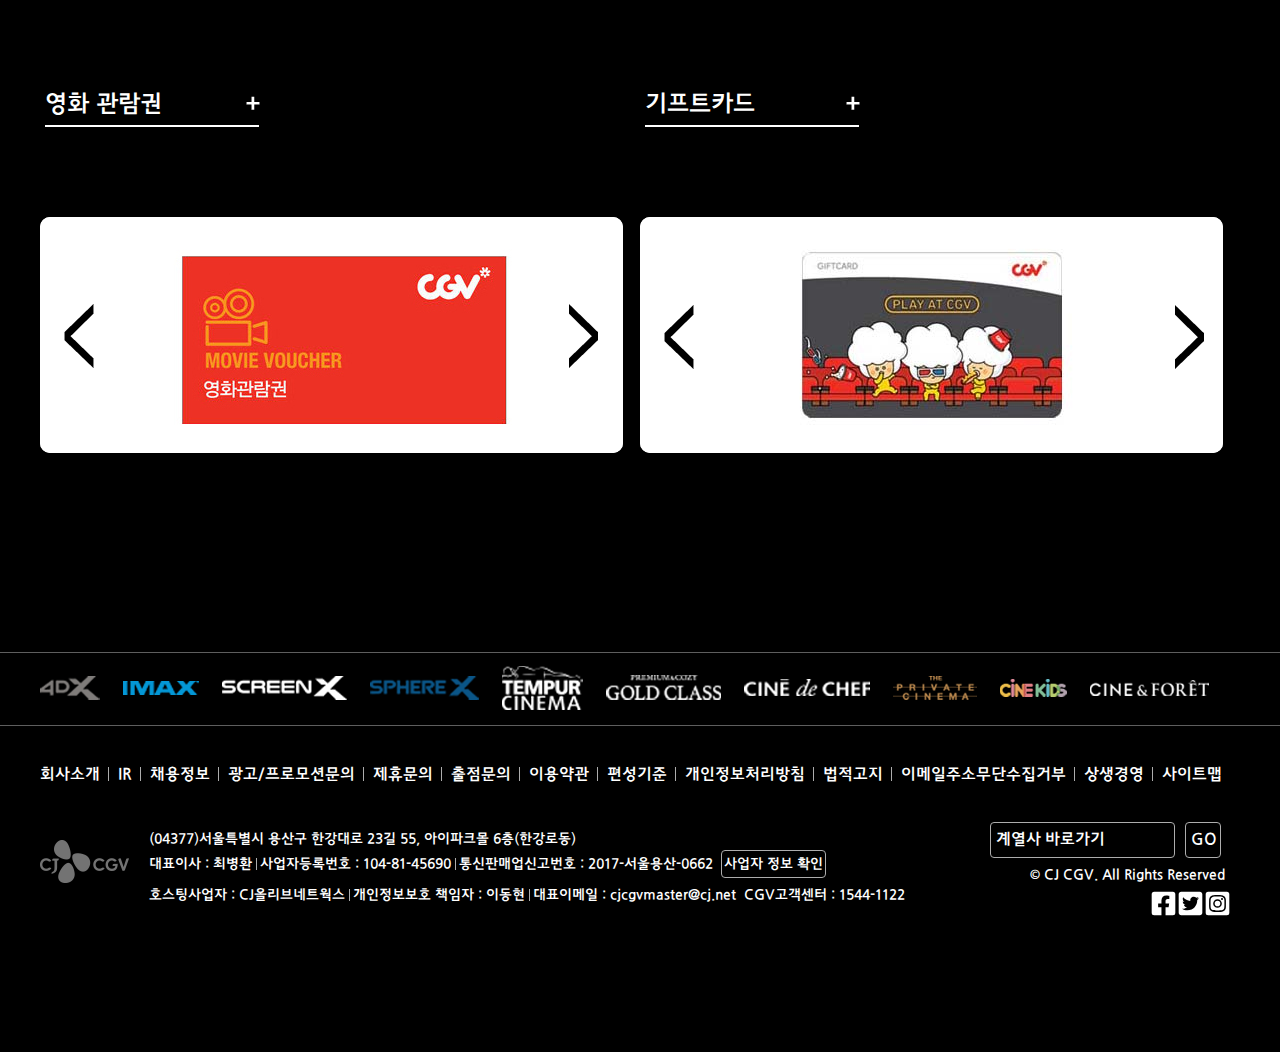
<file: culture/cgvshop.html>
<!DOCTYPE html>
<html lang="ko">

<head>
    <meta charset="UTF-8">
    <title>CGV 샵 : 이벤트&컬쳐 : 영화 그 이상의 감동, CGV</title>
    <link rel="stylesheet" href="../css/common.css">
    <link rel="stylesheet" href="../css/cgvshop.css">
    <script src="../js/jquery-1.12.4.min.js"></script>
    <script src="../js/common.js"></script>
    <script src="../js/jquery.bxslider.min.js"></script>
    <script>
        //마우스 오버효과 스크립트 수정함
        $(document).ready(function () {
            //mouseover시 일어나는 effect	
            var $snackEle = $(".snack > ul > li");
            $snackEle.attr('tabindex', 0);

            //li에 포커스가 가거나 마우스가 진입할 경우 클래스 추가, 포커스와 마우스가 나가면 처음으로 되돌리기
            $snackEle.on({
                'focusin mouseenter': function () {
                    $(this).addClass("on");
                },
                'focusout mouseleave': function () {
                    $(this).removeClass("on");
                }
            });


            //마우스 오버효과 스크립트 수정함
            //mouseover시 일어나는 effect	
            var $snackEle = $(".grouppk > ul > li");
            $snackEle.attr('tabindex', 0);

            //li에 포커스가 가거나 마우스가 진입할 경우 클래스 추가, 포커스와 마우스가 나가면 처음으로 되돌리기
            $snackEle.on({
                'focusin mouseenter': function () {
                    $(this).addClass("on");
                },
                'focusout mouseleave': function () {
                    $(this).removeClass("on");
                }
            });


            //bx-slider
            var moviepass = $('#moviepass .pass').bxSlider({
                minSlides: 1,
                maxSlides: 1,
                moveSlides: 1,
                slideWidth: 583,
                shrinkItems: true,
                prevText: '<span class="blind-b">이전 슬라이드 페이지</span>',
                nextText: '<span class="blind-b">다음 슬라이드 페이지</span>'
            });

            var moviepass = $('#card .giftcard').bxSlider({
                minSlides: 1,
                maxSlides: 1,
                moveSlides: 1,
                slideWidth: 583,
                slideHeight: 236,
                shrinkItems: true,
                pager: false,
                prevText: '<span class="blind-b">이전 슬라이드 페이지</span>',
                nextText: '<span class="blind-b">다음 슬라이드 페이지</span>'
            });
        });
    </script>
</head>

<body>
    <div id="skip">
        <a href="#content">본문 바로가기</a>
    </div>
    <div id="headerwrap">
        <header id="header">
            <div class="area p_r clearfix">
                <h1 class="logo">
                    <a href="../index.html"><img src="../images/common/cgv_logo.png" alt="CGV"></a>
                </h1>
                <!-- 100% 영역-->
                <nav class="nav" id="gnb">
                    <span class="blind-b">중요메뉴</span>
                    <ul class="main_menu">
                        <li>
                            <a href="../movie/chart.html">영화</a>
                            <ul>
                                <li><a href="../movie/chart.html">무비차트</a></li>
                                <li><a href="">HD 트레일러</a></li>
                                <li><a href="">무비파인더</a></li>
                                <li><a href="">CGV아트하우스</a></li>
                            </ul>
                        </li>
                        <li>
                            <a href="">예매</a>
                            <ul>
                                <li><a href="">빠른예매</a></li>
                                <li><a href="">상영시간표</a></li>
                            </ul>
                        </li>
                        <li>
                            <a href="../theater/theater.html">극장</a>
                            <ul>
                                <li><a href="../theater/theater.html">CGV 극장</a></li>
                                <li><a href="">특별관</a></li>
                                <li><a href="">CLUB 서비스</a></li>
                            </ul>
                        </li>
                        <li>
                            <a href="cgvshop.html">이벤트&amp;컬쳐</a>
                            <ul>
                                <li><a href="">이벤트</a></li>
                                <li><a href="cgvshop.html">CGV샵</a></li>
                                <li><a href="">매거진</a></li>
                            </ul>
                        </li>
                        <li>
                            <a href="">고객센터</a>
                            <ul>
                                <li><a href="">자주 찾는 질문</a></li>
                                <li><a href="">CGV공지/뉴스</a></li>
                                <li><a href="">문의하기</a></li>
                                <li><a href="">서비스가이드</a></li>
                            </ul>
                        </li>
                    </ul>
                </nav>
                <a href="" class="all_menu_btn" role="button">
                    <span></span>
                    <span></span>
                    <span></span>
                </a>
                <nav class="all_menu">
                    <span class="blind-b">전체메뉴</span>
                    <ul>
                        <li>
                            <strong>영화</strong>
                            <ul>
                                <li><a href="../movie/chart.html">무비차트</a></li>
                                <li><a href="">HD 트레일러</a></li>
                                <li><a href="">무비파인더</a></li>
                                <li><a href="">CGV아트하우스</a></li>
                            </ul>
                        </li>
                        <li>
                            <strong>예매</strong>
                            <ul>
                                <li><a href="">빠른예매</a></li>
                                <li><a href="">상영시간표</a></li>
                            </ul>
                        </li>
                        <li>
                            <strong>극장</strong>
                            <ul>
                                <li><a href="../theater/theater.html">CGV 극장</a></li>
                                <li><a href="">특별관</a></li>
                                <li><a href="">CLUB 서비스</a></li>
                            </ul>
                        </li>
                        <li>
                            <strong>이벤트&amp;컬쳐</strong>
                            <ul>
                                <li><a href="">이벤트</a></li>
                                <li><a href="cgvshop.html">CGV샵</a></li>
                                <li><a href="">매거진</a></li>
                            </ul>
                        </li>
                        <li>
                            <strong>고객센터</strong>
                            <ul>
                                <li><a href="">자주 찾는 질문</a></li>
                                <li><a href="">CGV공지/뉴스</a></li>
                                <li><a href="">문의하기</a></li>
                                <li><a href="">서비스가이드</a></li>
                            </ul>
                        </li>
                        <li>
                            <strong>무비로그</strong>
                            <ul>
                                <li><a href="">위시리스트</a></li>
                                <li><a href="">내가 본 영화</a></li>
                                <li><a href="">무비다이어리</a></li>
                            </ul>
                        </li>
                        <li>
                            <strong>MY CGV</strong>
                            <ul>
                                <li><a href="">예매내역/취소</a></li>
                                <li><a href="">관람권/할인쿠폰 관리</a></li>
                                <li><a href="">CJ ONE 포인트</a></li>
                                <li><a href="">내가꾸민포토티켓</a></li>
                                <li><a href="">기프트샵</a></li>
                                <li><a href="">나의 정보</a></li>
                                <li><a href="">나의 문의내역</a></li>
                            </ul>
                        </li>
                        <li>
                            <strong>회사소개</strong>
                            <ul>
                                <li><a href="">회사소개</a></li>
                                <li><a href="">CGV소개</a></li>
                                <li><a href="">투자정보</a></li>
                                <li><a href="">채용정보</a></li>
                                <li><a href="">사이버감사실</a></li>
                                <li><a href="">광고 제휴문의</a></li>
                            </ul>
                        </li>
                        <li>
                            <strong>회원서비스</strong>
                            <ul>
                                <li><a href="">로그인</a></li>
                                <li><a href="">회원가입</a></li>
                                <li><a href="">CJ ONE 멤버십</a></li>
                                <li><a href="">사이트맵</a></li>
                            </ul>
                        </li>
                        <li>
                            <strong>VIP LOUNGE</strong>
                            <ul>
                                <li><a href="">VIP이벤트</a></li>
                                <li><a href="">VIP전용레터</a></li>
                                <li><a href="">나의 VIP쿠폰</a></li>
                            </ul>
                        </li>
                        <li>
                            <strong>알뜰한영화관람법</strong>
                            <ul>
                                <li><a href="">할인카드</a></li>
                                <li><a href="">기타 상품권 안내</a></li>
                            </ul>
                        </li>
                        <li>
                            <strong>ENGLISH TICKETING</strong>
                            <ul>
                                <li><a href="">ENGLISH TICKETING</a></li>
                            </ul>
                        </li>
                        <li>
                            <strong>CGV정책</strong>
                            <ul>
                                <li><a href="">이용약관</a></li>
                                <li><a href="">편성기준</a></li>
                                <li><a href="">개인정보취급방침</a></li>
                                <li><a href="">법적고지</a></li>
                                <li><a href="">이메일주소무단수집거부</a></li>
                                <li><a href="">상생경영</a></li>
                            </ul>
                        </li>
                    </ul>
                </nav>
            </div>
        </header>
    </div>
    <section id="content">
        <div id="shop_main" class="area">
            <h2 class="area">
                <img src="../images/culture/gift/bg/cgvshop.png" alt="cgv shop">
            </h2>
            <div class="area ">
                <ul class="bigBt p_r">
                    <li class="af">
                        <a href="">장바구니</a>
                    </li>
                    <li class="al">
                        <a href="">내 기프트콘</a>
                    </li>
                </ul>
            </div>
        </div>
        <div class="line"></div>
        <div id="shoptab" class="area">
            <ul class="shoplist">
                <li><a href="">스낵</a></li>
                <li><a href="">패키지</a></li>
                <li><a href="">영화관람권</a></li>
                <li><a href="">기프트카드</a></li>
                <li><a href="">플레이존</a></li>
                <li><a href="">상품권 소개</a></li>
            </ul>
        </div>
        <div class="area">
            <div>
                <div class="area p_r">
                    <h3 class="sub_tit tit1 clearfix">스낵</h3>
                    <div class="group clearfix area">
                        <!-- 첫번째 .snack 마크업만 수정함 - 나머지도 하세요 -->
                        <div class="snack p_r">
                            <strong>콤보</strong>
                            <a href="" class="more_black">
                                <img src="../images/culture/gift/icon/more_black.png" alt="더보기">
                            </a>
                            <ul class="clearfix">
                                <li>
                                    <div class="longouter dtable">
                                        <!-- display: table -->
                                        <div>
                                            <!-- display: table-cell;vertical-align: middle;로 이미지를 수직 가운데 위치시킨다 -->
                                            <!-- 이미지, 파일, 폴더명에 공백은 허용되지 않아요 -->
                                            <img src="../images/culture/gift/combo/CGV-combo.jpg" alt="CGV 콤보">
                                        </div>
                                    </div>
                                    <div class="over">
                                        <p class="name">CGV 콤보</p>
                                        <p class="price">9,000원</p>
                                        <ul>
                                            <li>
                                                <a href=""><img src="../images/culture/gift/icon/shopping-cart.png"
                                                        alt="장바구니"></a>
                                            </li>
                                            <li>
                                                <a href=""><img src="../images/culture/gift/icon/shoppingbag.png"
                                                        alt="구매하기"></a>
                                            </li>
                                            <li>
                                                <a href=""><img src="../images/culture/gift/icon/giftbox.png"
                                                        alt="선물하기"></a>
                                            </li>
                                        </ul>
                                    </div>
                                </li>
                                <li>
                                    <div class="shortouter dtable">
                                        <div>
                                            <img src="../images/culture/gift/combo/smallset.jpg" alt="스몰세트">
                                        </div>
                                    </div>
                                    <div class="over">
                                        <p class="name">스몰세트</p>
                                        <p class="price">6,500원</p>
                                        <ul>
                                            <li><a href=""><img src="../images/culture/gift/icon/shopping-cart.png"
                                                        alt="장바구니"></a></li>
                                            <li><a href=""><img src="../images/culture/gift/icon/shoppingbag.png"
                                                        alt="구매하기"></a></li>
                                            <li><a href=""><img src="../images/culture/gift/icon/giftbox.png"
                                                        alt="선물하기"></a>
                                            </li>
                                        </ul>
                                    </div>
                                </li>
                                <li>
                                    <div class="shortouter dtable">
                                        <div>
                                            <img src="../images/culture/gift/combo/doublecombo.jpg" alt="더블콤보">
                                        </div>
                                    </div>
                                    <div class="over">
                                        <p class="name">더블콤보</p>
                                        <p class="price">12,000원</p>
                                        <ul>
                                            <li><a href=""><img src="../images/culture/gift/icon/shopping-cart.png"
                                                        alt="장바구니"></a></li>
                                            <li><a href=""><img src="../images/culture/gift/icon/shoppingbag.png"
                                                        alt="구매하기"></a></li>
                                            <li><a href=""><img src="../images/culture/gift/icon/giftbox.png"
                                                        alt="선물하기"></a>
                                            </li>
                                        </ul>
                                    </div>
                                </li>
                            </ul>
                        </div>
                        <div class="snack p_r">
                            <strong>팝콘</strong>
                            <a href="" class="more_black">
                                <img src="../images/culture/gift/icon/more_black.png" alt="더보기">
                            </a>
                            <ul class="clearfix">
                                <li>
                                    <div class="longouter dtable">
                                        <div>
                                            <img src="../images/culture/gift/popcorn/gosoL.jpg" alt="고소팝콘L">
                                        </div>
                                    </div>
                                    <div class="over">
                                        <p class="name">고소팝콘(L)</p>
                                        <p class="price">5,000원</p>
                                        <ul>
                                            <li><a href=""><img src="../images/culture/gift/icon/shopping-cart.png"
                                                        alt="장바구니"></a></li>
                                            <li><a href=""><img src="../images/culture/gift/icon/shoppingbag.png"
                                                        alt="구매하기"></a></li>
                                            <li><a href=""><img src="../images/culture/gift/icon/giftbox.png"
                                                        alt="선물하기"></a>
                                            </li>
                                        </ul>
                                    </div>

                                </li>
                                <li>
                                    <div class="shortouter dtable">
                                        <div>
                                            <img src="../images/culture/gift/popcorn/sweetL.jpg" alt="달콤팝콘L">
                                        </div>
                                    </div>
                                    <div class="over">
                                        <p class="name">달콤팝콘(L)</p>
                                        <p class="price">6,000원</p>
                                        <ul>
                                            <li><a href=""><img src="../images/culture/gift/icon/shopping-cart.png"
                                                        alt="장바구니"></a></li>
                                            <li><a href=""><img src="../images/culture/gift/icon/shoppingbag.png"
                                                        alt="구매하기"></a></li>
                                            <li><a href=""><img src="../images/culture/gift/icon/giftbox.png"
                                                        alt="선물하기"></a>
                                            </li>
                                        </ul>
                                    </div>
                                </li>
                                <li>
                                    <div class="shortouter dtable">
                                        <div>
                                            <img src="../images/culture/gift/popcorn/doublecheeseL.jpg" alt="더블치즈팝콘L">
                                        </div>
                                    </div>
                                    <div class="over">
                                        <p class="name">더블치즈팝콘(L)</p>
                                        <p class="price">6,000원</p>
                                        <ul>
                                            <li><a href=""><img src="../images/culture/gift/icon/shopping-cart.png"
                                                        alt="장바구니"></a></li>
                                            <li><a href=""><img src="../images/culture/gift/icon/shoppingbag.png"
                                                        alt="구매하기"></a>
                                            </li>
                                            <li><a href=""><img src="../images/culture/gift/icon/giftbox.png"
                                                        alt="선물하기"></a>
                                            </li>
                                        </ul>
                                    </div>
                                </li>
                            </ul>
                        </div>
                        <div class="snack p_r">
                            <strong>음료</strong>
                            <a href="" class="more_black">
                                <img src="../images/culture/gift/icon/more_black.png" alt="더보기">
                            </a>
                            <ul class="clearfix">
                                <li>
                                    <div class="longouter dtable">
                                        <div>
                                            <img src="../images/culture/gift/drink/drinkM.jpg" alt="탄산음료M">
                                        </div>
                                    </div>
                                    <div class="over">
                                        <p class="name">탄산음료M</p>
                                        <p class="price">2,500원</p>
                                        <ul>
                                            <li><a href=""><img src="../images/culture/gift/icon/shopping-cart.png"
                                                        alt="장바구니"></a></li>
                                            <li><a href=""><img src="../images/culture/gift/icon/shoppingbag.png"
                                                        alt="구매하기"></a></li>
                                            <li><a href=""><img src="../images/culture/gift/icon/giftbox.png"
                                                        alt="선물하기"></a>
                                            </li>
                                        </ul>
                                    </div>
                                </li>
                                <li>
                                    <div class="shortouter dtable">
                                        <div>
                                            <img src="../images/culture/gift/drink/americanoICE.jpg" alt="아메리카노ICE">
                                        </div>
                                    </div>
                                    <div class="over">
                                        <p class="name">아메리카노(ICE)</p>
                                        <p class="price">4,000원</p>
                                        <ul>
                                            <li><a href=""><img src="../images/culture/gift/icon/shopping-cart.png"
                                                        alt="장바구니"></a></li>
                                            <li><a href=""><img src="../images/culture/gift/icon/shoppingbag.png"
                                                        alt="구매하기"></a></li>
                                            <li><a href=""><img src="../images/culture/gift/icon/giftbox.png"
                                                        alt="선물하기"></a>
                                            </li>
                                        </ul>
                                    </div>
                                </li>
                                <li>
                                    <div class="shortouter dtable">
                                        <div>
                                            <img src="../images/culture/gift/drink/americanoHOT.jpg" alt="아메리카노HOT">
                                        </div>
                                    </div>
                                    <div class="over">
                                        <p class="name">아메리카노(HOT)</p>
                                        <p class="price">3,500원</p>
                                        <ul>
                                            <li><a href=""><img src="../images/culture/gift/icon/shopping-cart.png"
                                                        alt="장바구니"></a></li>
                                            <li><a href=""><img src="../images/culture/gift/icon/shoppingbag.png"
                                                        alt="구매하기"></a></li>
                                            <li><a href=""><img src="../images/culture/gift/icon/giftbox.png"
                                                        alt="선물하기"></a>
                                            </li>
                                        </ul>
                                    </div>
                                </li>
                            </ul>
                        </div>
                        <div class="snack p_r">
                            <strong>스낵</strong>
                            <a href="" class="more_black">
                                <img src="../images/culture/gift/icon/more_black.png" alt="더보기">
                            </a>
                            <ul class="clearfix">
                                <li>
                                    <div class="longouter dtable">
                                        <div>
                                            <img src="../images/culture/gift/snack/NACHO.jpg" alt="칠리치즈나쵸">
                                        </div>
                                    </div>
                                    <div class="over">
                                        <p class="name">칠리치즈나쵸</p>
                                        <p class="price">4,900원</p>
                                        <ul>
                                            <li><a href=""><img src="../images/culture/gift/icon/shopping-cart.png"
                                                        alt="장바구니"></a>
                                            </li>
                                            <li><a href=""><img src="../images/culture/gift/icon/shoppingbag.png"
                                                        alt="구매하기"></a>
                                            </li>
                                            <li><a href=""><img src="../images/culture/gift/icon/giftbox.png"
                                                        alt="선물하기"></a>
                                            </li>
                                        </ul>
                                    </div>

                                </li>
                                <li>
                                    <div class="shortouter dtable">
                                        <div>
                                            <img src="../images/culture/gift/snack/CHILLHOTDOG.jpg" alt="칠리치즈핫도그">
                                        </div>
                                    </div>
                                    <div class="over">
                                        <p class="name">칠리치즈핫도그</p>
                                        <p class="price">4,500원</p>
                                        <ul>
                                            <li><a href=""><img src="../images/culture/gift/icon/shopping-cart.png"
                                                        alt="장바구니"></a>
                                            </li>
                                            <li><a href=""><img src="../images/culture/gift/icon/shoppingbag.png"
                                                        alt="구매하기"></a>
                                            </li>
                                            <li><a href=""><img src="../images/culture/gift/icon/giftbox.png"
                                                        alt="선물하기"></a>
                                            </li>
                                        </ul>
                                    </div>
                                </li>
                                <li>
                                    <div class="shortouter dtable">
                                        <div>
                                            <img src="../images/culture/gift/snack/PLANEHOTDOG.jpg" alt="플레인핫도그">
                                        </div>
                                    </div>
                                    <div class="over">
                                        <p class="name">플레인핫도그</p>
                                        <p class="price">4,000원</p>
                                        <ul>
                                            <li><a href=""><img src="../images/culture/gift/icon/shopping-cart.png"
                                                        alt="장바구니"></a>
                                            </li>
                                            <li><a href=""><img src="../images/culture/gift/icon/shoppingbag.png"
                                                        alt="구매하기"></a>
                                            </li>
                                            <li><a href=""><img src="../images/culture/gift/icon/giftbox.png"
                                                        alt="선물하기"></a>
                                            </li>
                                        </ul>
                                    </div>
                                </li>
                            </ul>
                        </div>
                    </div>
                </div>
                <div class="area grouppk clearfix">
                    <div class="p_r hh">
                        <h3 class="sub_tit tit1">패키지</h3>
                        <a href="">
                            <img src="../images/culture/gift/icon/more_white.png" alt="더보기">
                        </a>
                    </div>
                    <ul>
                        <li class="package">
                            <div>
                                <img src="../images/culture/gift/package/THANKSGIFTS.jpg" alt="더블패키지">
                            </div>
                            <div class="over">
                                <p class="name">더블패키지</p>
                                <p class="price">25,000원</p>
                                <ul>
                                    <li><a href=""><img src="../images/culture/gift/icon/shopping-cart.png"
                                                alt="장바구니"></a>
                                    </li>
                                    <li><a href=""><img src="../images/culture/gift/icon/shoppingbag.png"
                                                alt="구매하기"></a>
                                    </li>
                                    <li><a href=""><img src="../images/culture/gift/icon/giftbox.png" alt="선물하기"></a>
                                    </li>
                                </ul>
                            </div>
                        </li>
                        <li class="package">
                            <div>
                                <img src="../images/culture/gift/package/BIRTHDAYPACKAGE.jpg" alt="생일축하 패키지">
                            </div>
                            <div class="over">
                                <p class="name">생일축하 패키지</p>
                                <p class="price">15,000원</p>
                                <ul>
                                    <li><a href=""><img src="../images/culture/gift/icon/shopping-cart.png"
                                                alt="장바구니"></a>
                                    </li>
                                    <li><a href=""><img src="../images/culture/gift/icon/shoppingbag.png"
                                                alt="구매하기"></a>
                                    </li>
                                    <li><a href=""><img src="../images/culture/gift/icon/giftbox.png" alt="선물하기"></a>
                                    </li>
                                </ul>
                            </div>
                        </li>
                        <li class="package">
                            <div>
                                <img src="../images/culture/gift/package/DOUBLEPACKAGE.jpg" alt="감사선물 패키지">
                            </div>
                            <div class="over">
                                <p class="name">감사선물 패키지</p>
                                <p class="price">45,000원</p>
                                <ul>
                                    <li><a href=""><img src="../images/culture/gift/icon/shopping-cart.png"
                                                alt="장바구니"></a>
                                    </li>
                                    <li><a href=""><img src="../images/culture/gift/icon/shoppingbag.png"
                                                alt="구매하기"></a>
                                    </li>
                                    <li><a href=""><img src="../images/culture/gift/icon/giftbox.png" alt="선물하기"></a>
                                    </li>
                                </ul>
                            </div>
                        </li>
                        <li class="package">
                            <div>
                                <img src="../images/culture/gift/package/alone.jpg" alt="혼자서 먹어주라">
                            </div>
                            <div class="over">
                                <p class="name">혼자서 먹어주라 패키지</p>
                                <p class="price">15,000원</p>
                                <ul>
                                    <li><a href=""><img src="../images/culture/gift/icon/shopping-cart.png"
                                                alt="장바구니"></a>
                                    </li>
                                    <li><a href=""><img src="../images/culture/gift/icon/shoppingbag.png"
                                                alt="구매하기"></a>
                                    </li>
                                    <li><a href=""><img src="../images/culture/gift/icon/giftbox.png" alt="선물하기"></a>
                                    </li>
                                </ul>
                            </div>
                        </li>
                    </ul>
                </div>
            </div>
            <div class="area oo">
                <div class="p_r">
                    <div class="ff">
                        <div class="p_r half">
                            <h3 class="sub_tit tit2">영화 관람권</h3>
                            <a href=""><img src="../images/culture/gift/icon/more_white.png" alt="더보기"></a>
                        </div>
                        <div id="moviepass" class="bxslider p_r">
                            <ul class="pass">
                                <li>
                                    <img src="../images/culture/gift/moviepass/cgvmoviepass.jpg" alt="cgv 영화관람권">
                                </li>
                                <li>
                                    <img src="../images/culture/gift/moviepass/cgvimax.jpg" alt="IMAX 영화관람권">
                                </li>
                                <li>
                                    <img src="../images/culture/gift/moviepass/cgvgoldclass.jpg" alt="CGV 골드클래스">
                                </li>
                                <li>
                                    <img src="../images/culture/gift/moviepass/CGVcine-chef.jpg" alt="CGV 씨네드쉐프 관람권">
                                </li>
                                <li>
                                    <img src="../images/culture/gift/moviepass/CGV4DX.jpg" alt="CGV 4DX관람권">
                                </li>
                                <li>
                                    <img src="../images/culture/gift/moviepass/CGV3D.jpg" alt="CGV 3D관람권">
                                </li>
                            </ul>
                        </div>
                    </div>
                </div>
                <div class="area ff p_r">
                    <div class="p_r half">
                        <h3 class="sub_tit tit2">기프트카드</h3>
                        <a href=""><img src="../images/culture/gift/icon/more_white.png" alt="더보기"></a>
                    </div>
                    <div class="bxslider" id="card">
                        <ul class="giftcard">
                            <li><img src="../images/culture/gift/giftcard/PACONNIEC.jpg" alt="PACONNIE C형 기프트카드">
                            </li>
                            <li><img src="../images/culture/gift/giftcard/moonpopcorn.jpg" alt="달아달아 팝콘이 기프트카드">
                            </li>
                            <li><img src="../images/culture/gift/giftcard/CHRISTMAWithCGV.jpg"
                                    alt="CHRISTMAS With CGV기프트카드">
                            </li>
                            <li><img src="../images/culture/gift/giftcard/cherryblossom.jpg" alt="체리블라썸을타나봄 기프트카드">
                            </li>
                            <li><img src="../images/culture/gift/giftcard/CGVgiftcardA.jpg"
                                    alt="CGV giftcard movieart A형 기프트카드"></li>
                            <li><img src="../images/culture/gift/giftcard/CGVgiftcardB.jpg"
                                    alt="CGV giftcard movieart B형 기프트카드"></li>
                            <li><img src="../images/culture/gift/giftcard/2020HAPPYNewYear.jpg"
                                    alt="2020 HAPPY New Year 기프트카드">
                            </li>
                            <li><img src="../images/culture/gift/giftcard/summerparty.jpg" alt="summerpart 기프트카드">
                            </li>
                        </ul>
                    </div>
                </div>

            </div>

        </div>
    </section>
    <footer id="footer">
        <div class="foot-top">
            <ul class="special_theater area">
                <li><a href=""><img src="../images/common/i1-gray4dx.png" alt="4DX"></a></li>
                <li><a href=""><img src="../images/common/i2-imax.png" alt="IMAX"></a></li>
                <li><a href=""><img src="../images/common/i3-whitescreenx.png" alt="SCREEN X"></a></li>
                <li><a href=""><img src="../images/common/i4-spherex.png" alt="SPHERE X"></a></li>
                <li><a href=""><img src="../images/common/i5-whitetempur.png" alt="TEMPUR CINEMA"></a></li>
                <li><a href=""><img src="../images/common/i6-whitegoldclass.png" alt="GOLD CLASS"></a></li>
                <li><a href=""><img src="../images/common/i7-whitecinedechef.png" alt="CNIE de CHEF"></a></li>
                <li><a href=""><img src="../images/common/i8-private.png" alt="PRIVATE CINEMA"></a></li>
                <li><a href=""><img src="../images/common/i9-cinekids.png" alt="CINE KIDS"></a></li>
                <li><a href=""><img src="../images/common/i10-whitecineforet.png" alt="CINE &amp; FORET"></a></li>
            </ul>
        </div>
        <div class="cgv-info area clearfix">
            <ul class="big-info clearfix">
                <li><a href="">회사소개</a></li>
                <li><a href="">IR</a></li>
                <li><a href="">채용정보</a></li>
                <li><a href="">광고/프로모션문의</a></li>
                <li><a href="">제휴문의</a></li>
                <li><a href="">출점문의</a></li>
                <li><a href="">이용약관</a></li>
                <li><a href="">편성기준</a></li>
                <li><a href="">개인정보처리방침</a></li>
                <li><a href="">법적고지</a></li>
                <li><a href="">이메일주소무단수집거부</a></li>
                <li><a href="">상생경영</a></li>
                <li><a href="">사이트맵</a></li>
            </ul>
            <address class="address">
                <p><img src="../images/common/cgv_logo_b.png" alt="cgv"></p>
                <div>
                    <p>(04377)서울특별시 용산구 한강대로 23길 55, 아이파크몰 6층(한강로동)</p>
                    <div>
                        <span>대표이사 : 최병환</span>
                        <span>사업자등록번호 : 104-81-45690</span>
                        <span>통신판매업신고번호 : 2017-서울용산-0662</span>
                        <a href="" role="button" target="_blank">사업자 정보 확인</a>
                    </div>
                    <span>호스팅사업자 : CJ올리브네트웍스</span>
                    <span>개인정보보호 책임자 : 이동현</span>
                    <span>대표이메일 : cjcgvmaster@cj.net</span>
                    <span>CGV고객센터 : 1544-1122</span>
                </div>
            </address>
            <div class="foot-right">
                <div class="family">
                    <a href="" class="fsite">계열사 바로가기</a>
                    <ul id="familysite">
                        <li>
                            <strong>CJ그룹</strong>
                            <ul>
                                <li><a href="">CJ주식회사</a></li>
                            </ul>
                        </li>
                        <li>
                            <strong>엔터테인먼트 &amp; 미디어</strong>
                            <ul>
                                <li><a href="">CJ ENM (E&amp;M)</a></li>
                                <li><a href="">CJ CGV</a></li>
                                <li><a href="">CJ파워캐스트</a></li>
                            </ul>
                        </li>
                        <li>
                            <strong>식품 &amp; 식품서비스</strong>
                            <ul>
                                <li><a href="">CJ제일제당 (식품)</a></li>
                                <li><a href="">CJ프레시웨이</a></li>
                                <li><a href="">CJ푸드빌</a></li>
                                <li><a href="">CJ엠디원</a></li>
                            </ul>
                        </li>
                        <li>
                            <strong>생명공학</strong>
                            <ul>
                                <li><a href="">CJ제일제당 (바이오)</a></li>
                            </ul>
                        </li>
                        <li>
                            <strong>신유통</strong>
                            <ul>
                                <li><a href="">CJ ENM (오쇼핑)</a></li>
                                <li><a href="">CJ대한통운</a></li>
                                <li><a href="">CJ텔레닉스</a></li>
                                <li><a href="">CJ올리브영</a></li>
                            </ul>
                        </li>
                        <li>
                            <strong>인프라</strong>
                            <ul>
                                <li><a href="">CJ대한통운 (건설)</a></li>
                                <li><a href="">CJ올리브네트웍스</a></li>
                            </ul>
                        </li>
                    </ul>
                    <a href="" target="_blank" class="btn_submit" title="새창열기">GO</a>
                </div>
                <p class="copyright">&copy; CJ CGV. All Rights Reserved</p>
                <ul class="sns_list">
                    <li><a href="https://www.facebook.com/CJCGV" target="_blank" title="새창열기">
                            <svg aria-hidden="true" focusable="false" data-prefix="fab" data-icon="facebook-square"
                                class="sns_i svg-inline--fa fa-facebook-square fa-w-14" role="img"
                                xmlns="http://www.w3.org/2000/svg" viewBox="0 0 448 512">
                                <title>페이스북</title>
                                <path fill="currentColor"
                                    d="M400 32H48A48 48 0 0 0 0 80v352a48 48 0 0 0 48 48h137.25V327.69h-63V256h63v-54.64c0-62.15 37-96.48 93.67-96.48 27.14 0 55.52 4.84 55.52 4.84v61h-31.27c-30.81 0-40.42 19.12-40.42 38.73V256h68.78l-11 71.69h-57.78V480H400a48 48 0 0 0 48-48V80a48 48 0 0 0-48-48z">
                                </path>
                            </svg>
                        </a>
                    </li>
                    <li><a href="https://twitter.com/cj_cgv" target="_blank" title="새창열기"><svg aria-hidden="true"
                                focusable="false" data-prefix="fab" data-icon="twitter-square"
                                class="sns_i svg-inline--fa fa-twitter-square fa-w-14" role="img"
                                xmlns="http://www.w3.org/2000/svg" viewBox="0 0 448 512">
                                <title>트위터</title>
                                <path fill="currentColor"
                                    d="M400 32H48C21.5 32 0 53.5 0 80v352c0 26.5 21.5 48 48 48h352c26.5 0 48-21.5 48-48V80c0-26.5-21.5-48-48-48zm-48.9 158.8c.2 2.8.2 5.7.2 8.5 0 86.7-66 186.6-186.6 186.6-37.2 0-71.7-10.8-100.7-29.4 5.3.6 10.4.8 15.8.8 30.7 0 58.9-10.4 81.4-28-28.8-.6-53-19.5-61.3-45.5 10.1 1.5 19.2 1.5 29.6-1.2-30-6.1-52.5-32.5-52.5-64.4v-.8c8.7 4.9 18.9 7.9 29.6 8.3a65.447 65.447 0 0 1-29.2-54.6c0-12.2 3.2-23.4 8.9-33.1 32.3 39.8 80.8 65.8 135.2 68.6-9.3-44.5 24-80.6 64-80.6 18.9 0 35.9 7.9 47.9 20.7 14.8-2.8 29-8.3 41.6-15.8-4.9 15.2-15.2 28-28.8 36.1 13.2-1.4 26-5.1 37.8-10.2-8.9 13.1-20.1 24.7-32.9 34z">
                                </path>
                            </svg>
                        </a>
                    </li>
                    <li><a href="https://www.instagram.com/cgv_korea/" target="_blank" title="새창열기"><svg
                                aria-hidden="true" focusable="false" data-prefix="fab" data-icon="instagram-square"
                                class="sns_i svg-inline--fa fa-instagram-square fa-w-14" role="img"
                                xmlns="http://www.w3.org/2000/svg" viewBox="0 0 448 512">
                                <title>인스타그램</title>
                                <path fill="currentColor"
                                    d="M224,202.66A53.34,53.34,0,1,0,277.36,256,53.38,53.38,0,0,0,224,202.66Zm124.71-41a54,54,0,0,0-30.41-30.41c-21-8.29-71-6.43-94.3-6.43s-73.25-1.93-94.31,6.43a54,54,0,0,0-30.41,30.41c-8.28,21-6.43,71.05-6.43,94.33S91,329.26,99.32,350.33a54,54,0,0,0,30.41,30.41c21,8.29,71,6.43,94.31,6.43s73.24,1.93,94.3-6.43a54,54,0,0,0,30.41-30.41c8.35-21,6.43-71.05,6.43-94.33S357.1,182.74,348.75,161.67ZM224,338a82,82,0,1,1,82-82A81.9,81.9,0,0,1,224,338Zm85.38-148.3a19.14,19.14,0,1,1,19.13-19.14A19.1,19.1,0,0,1,309.42,189.74ZM400,32H48A48,48,0,0,0,0,80V432a48,48,0,0,0,48,48H400a48,48,0,0,0,48-48V80A48,48,0,0,0,400,32ZM382.88,322c-1.29,25.63-7.14,48.34-25.85,67s-41.4,24.63-67,25.85c-26.41,1.49-105.59,1.49-132,0-25.63-1.29-48.26-7.15-67-25.85s-24.63-41.42-25.85-67c-1.49-26.42-1.49-105.61,0-132,1.29-25.63,7.07-48.34,25.85-67s41.47-24.56,67-25.78c26.41-1.49,105.59-1.49,132,0,25.63,1.29,48.33,7.15,67,25.85s24.63,41.42,25.85,67.05C384.37,216.44,384.37,295.56,382.88,322Z">
                                </path>
                            </svg>
                        </a>
                    </li>
                </ul>
            </div>
        </div>
    </footer>
</body>

</html>
</file>
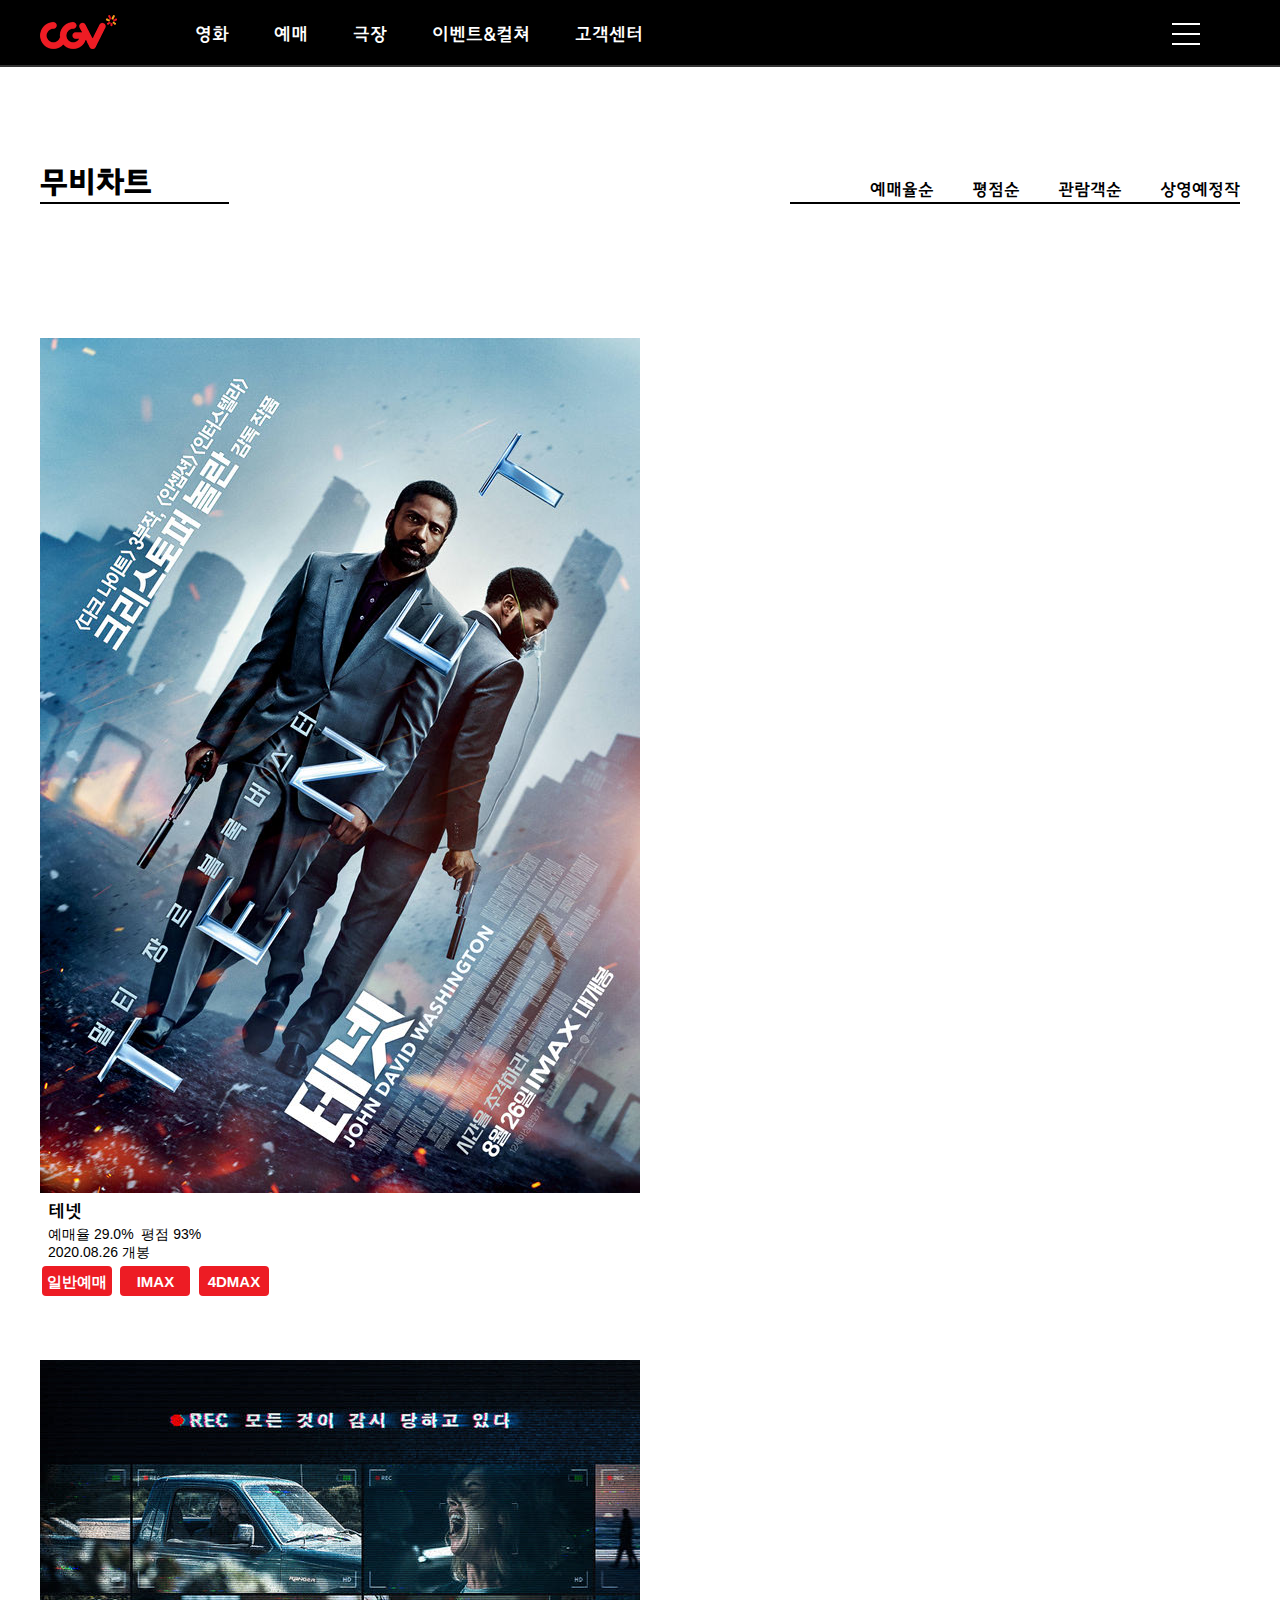
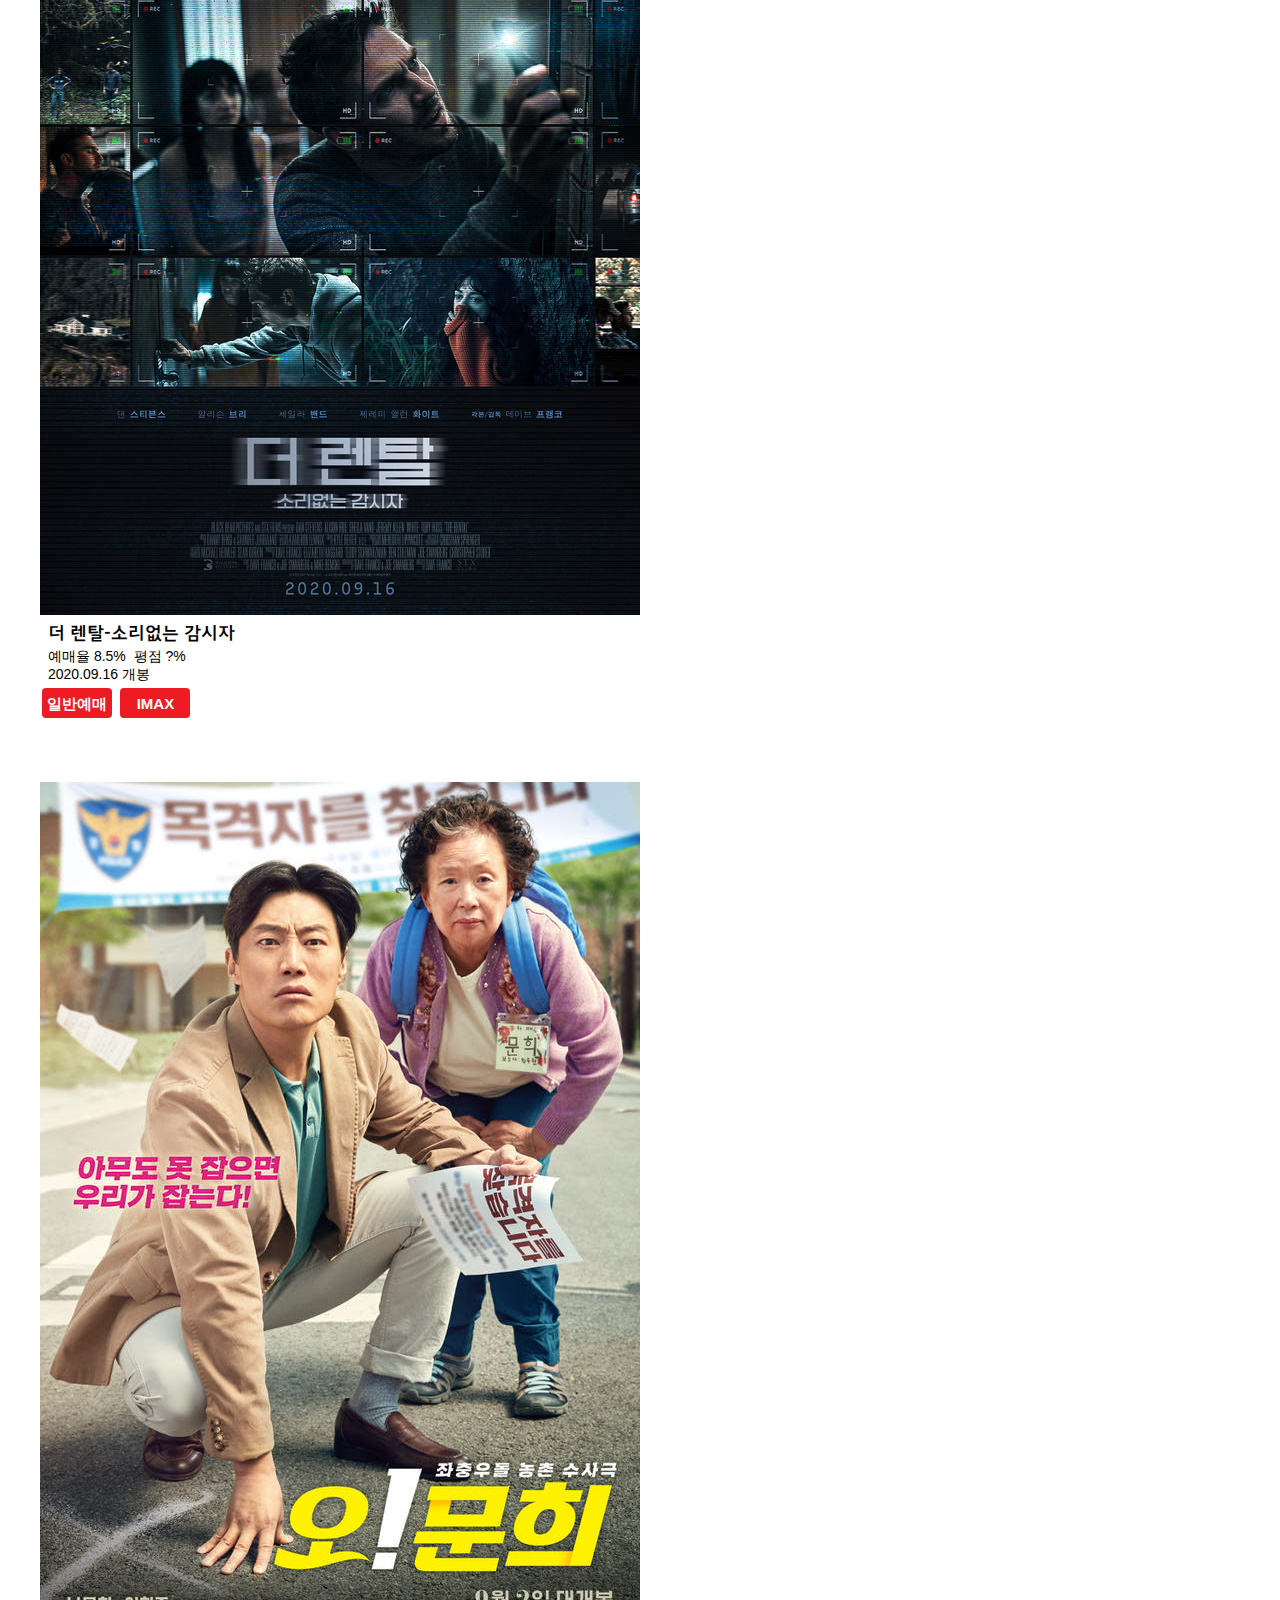
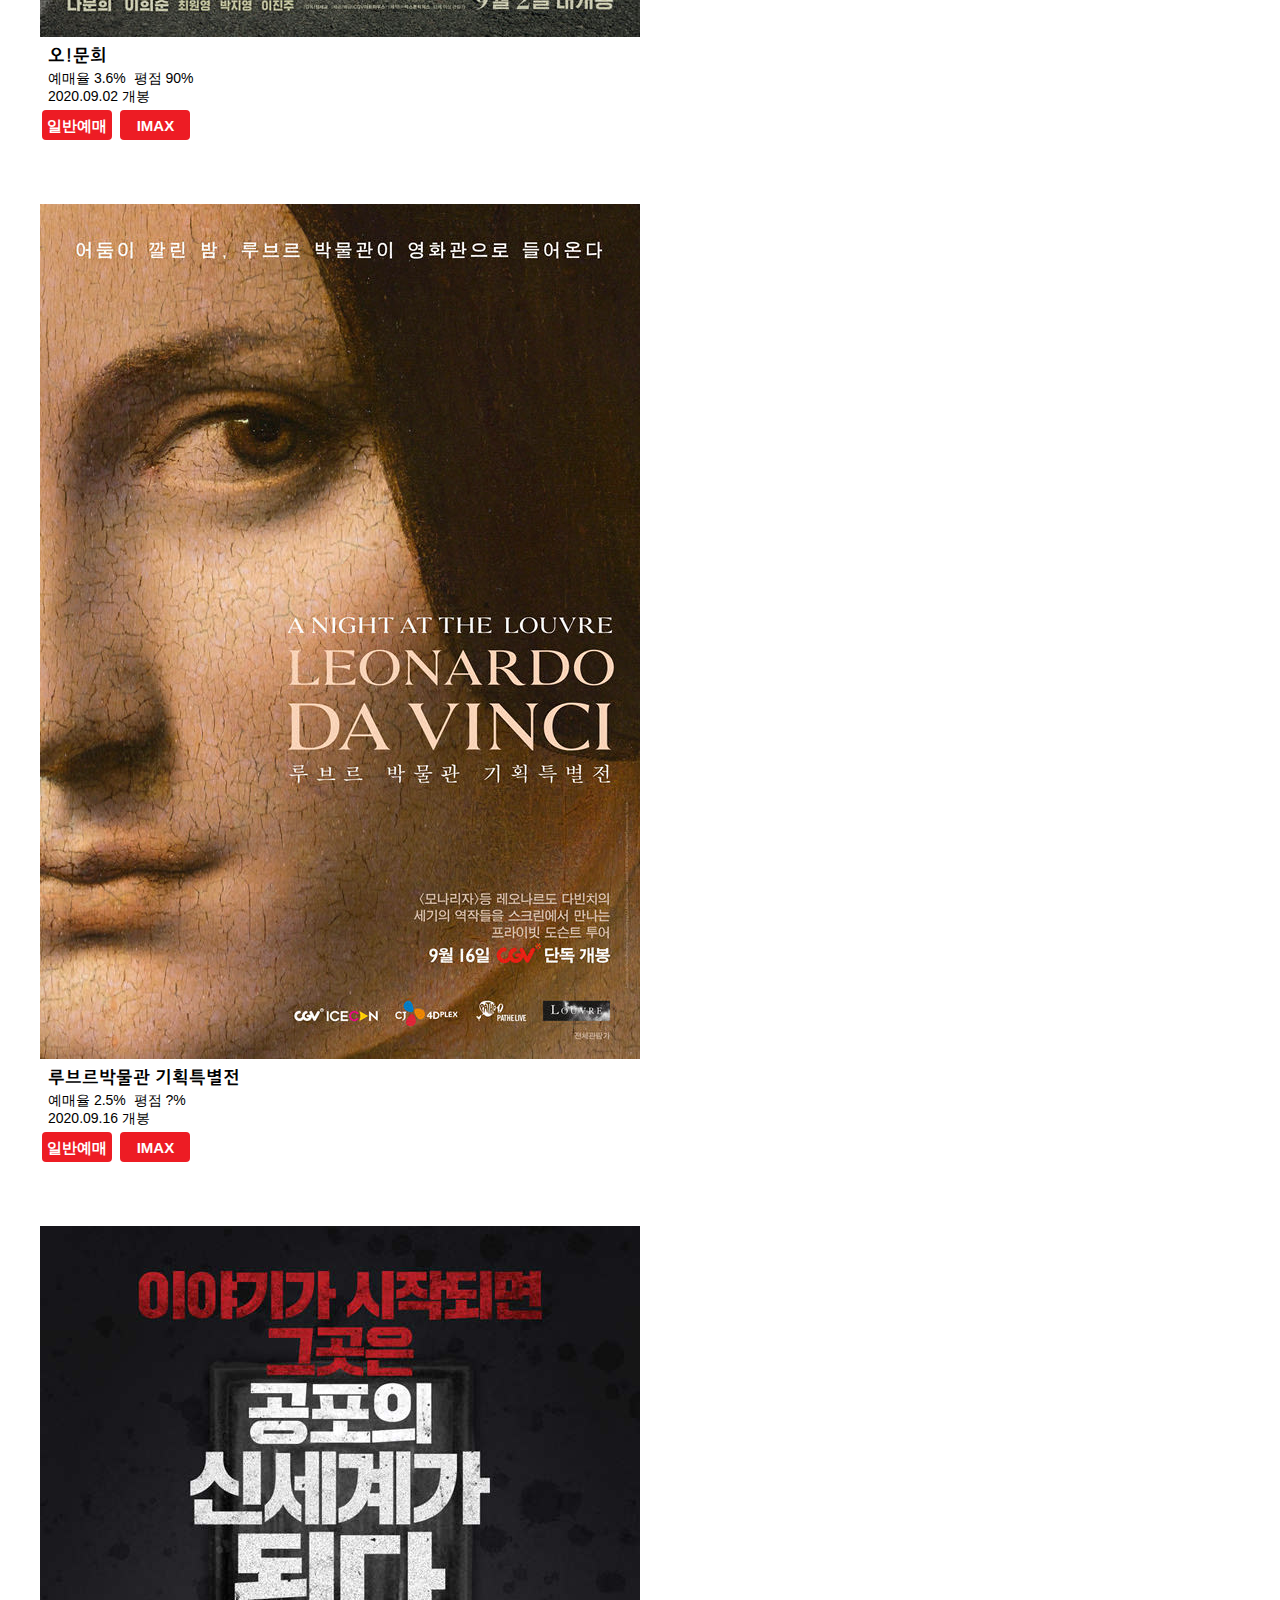
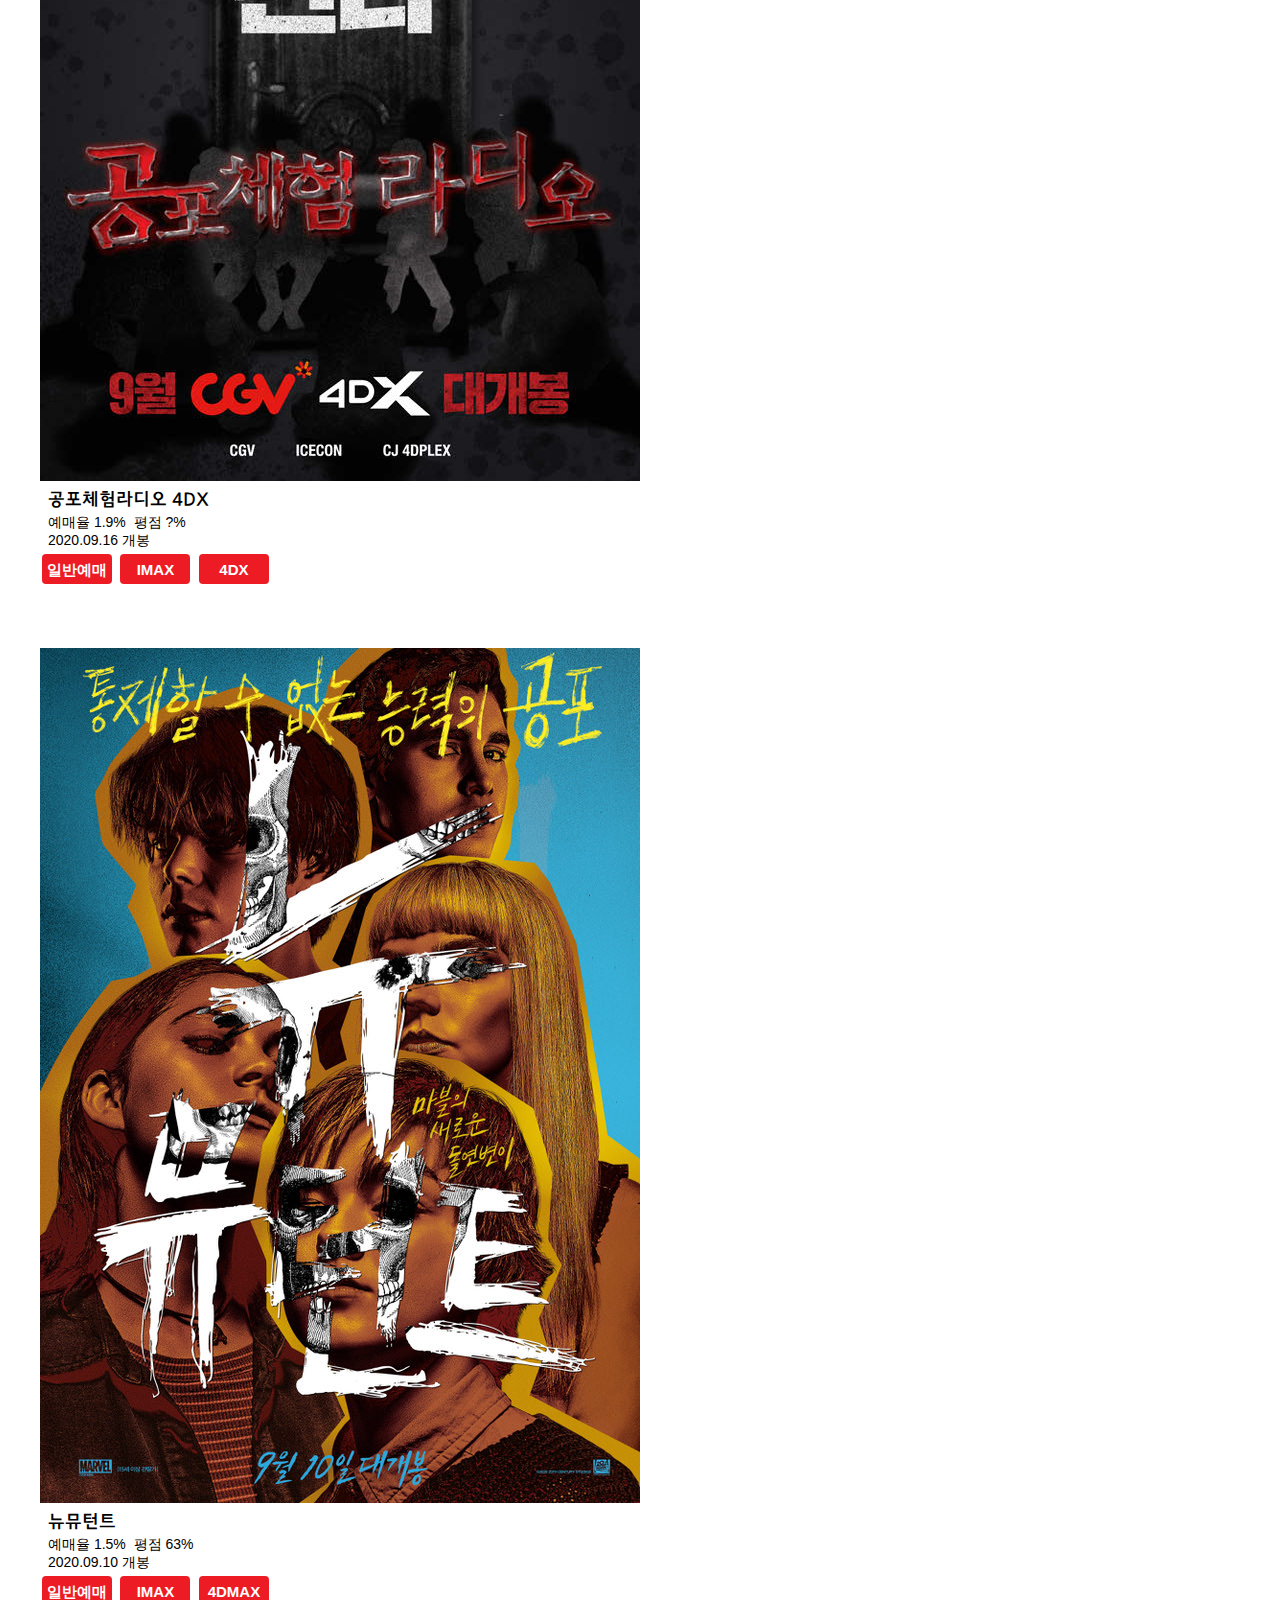
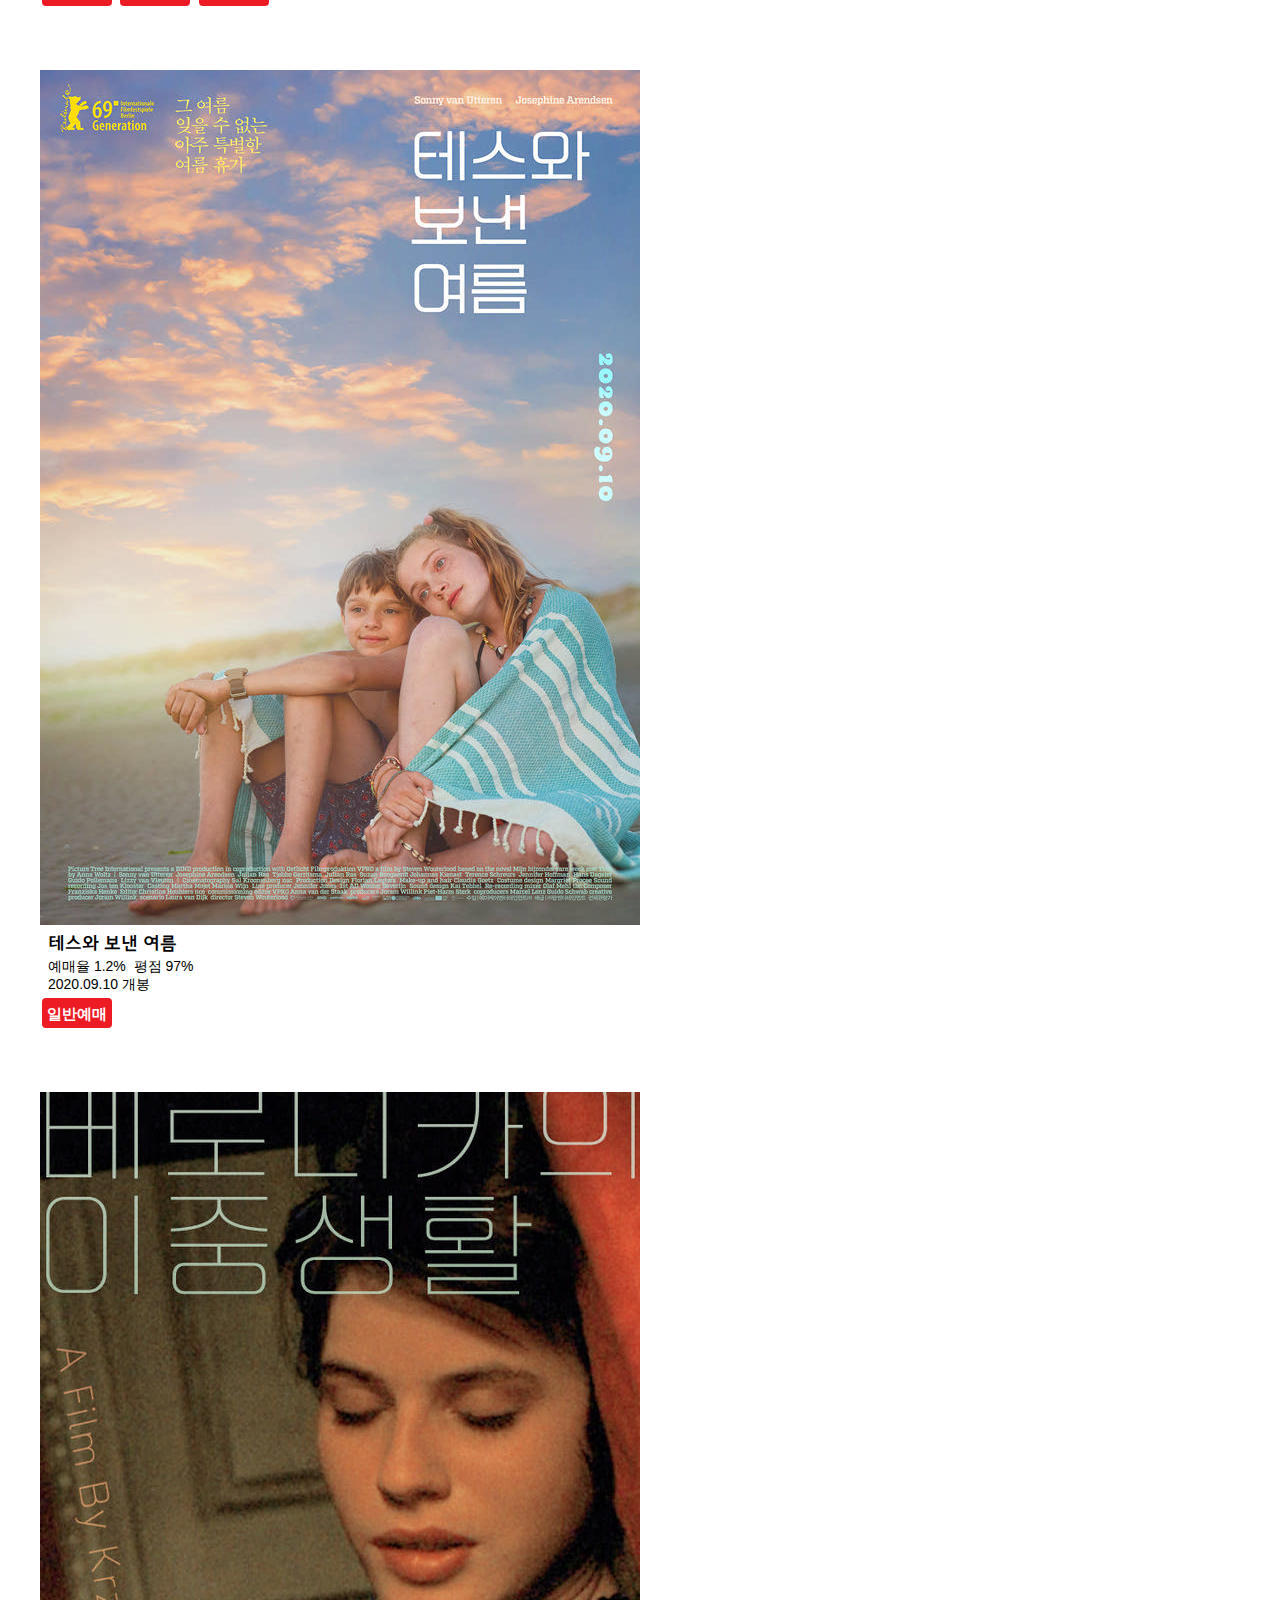
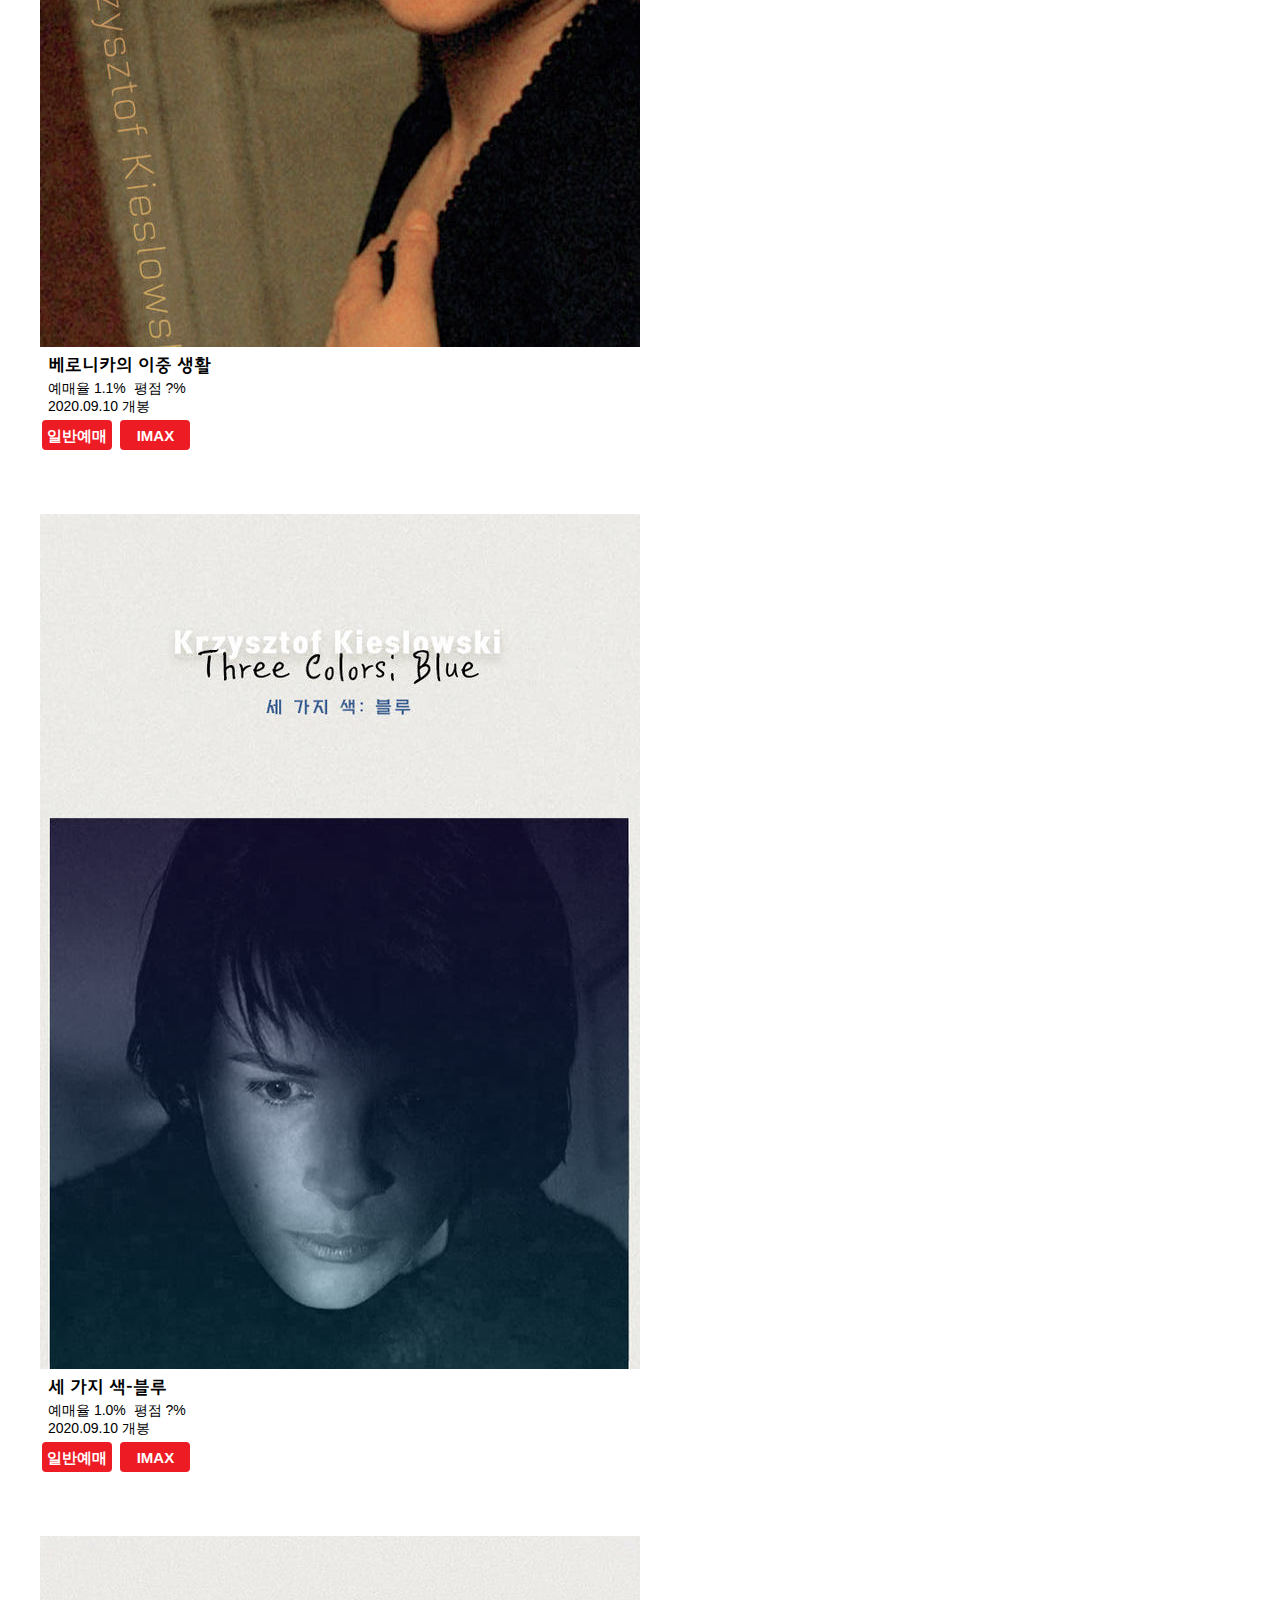
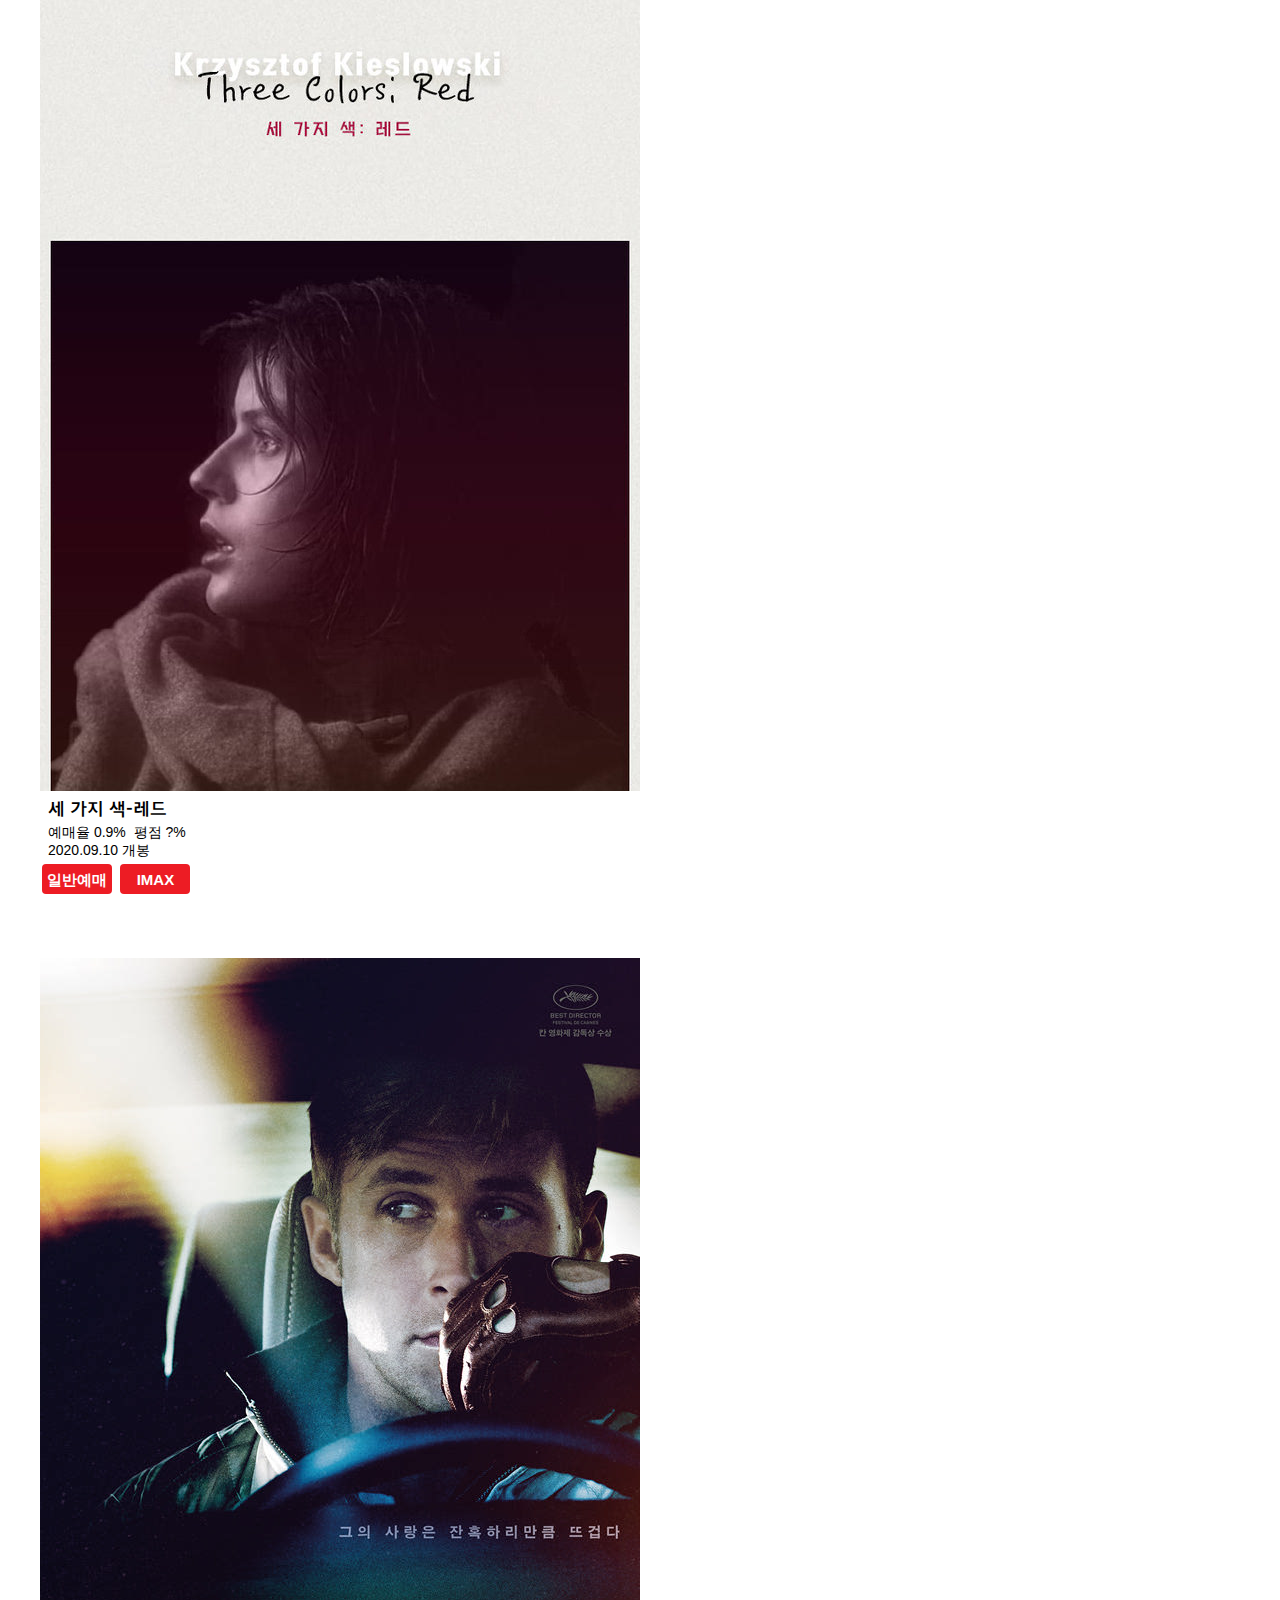
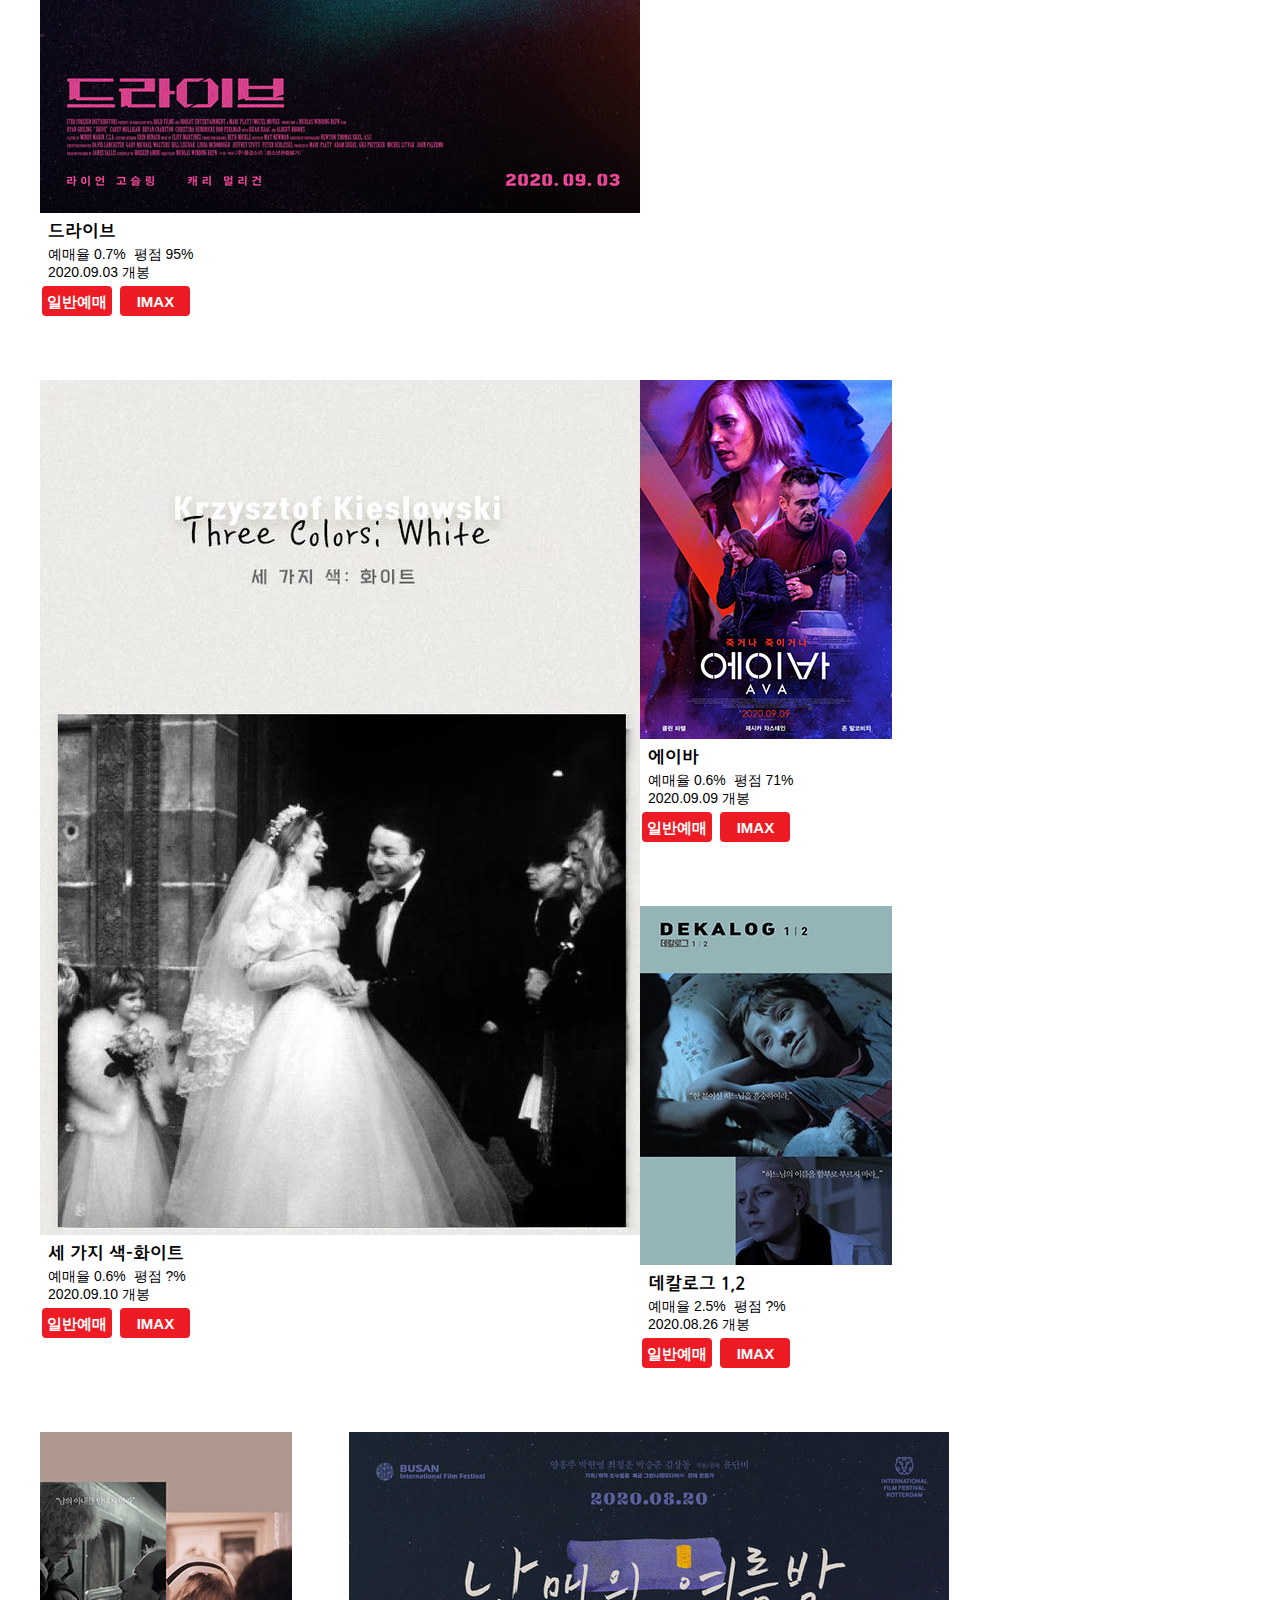
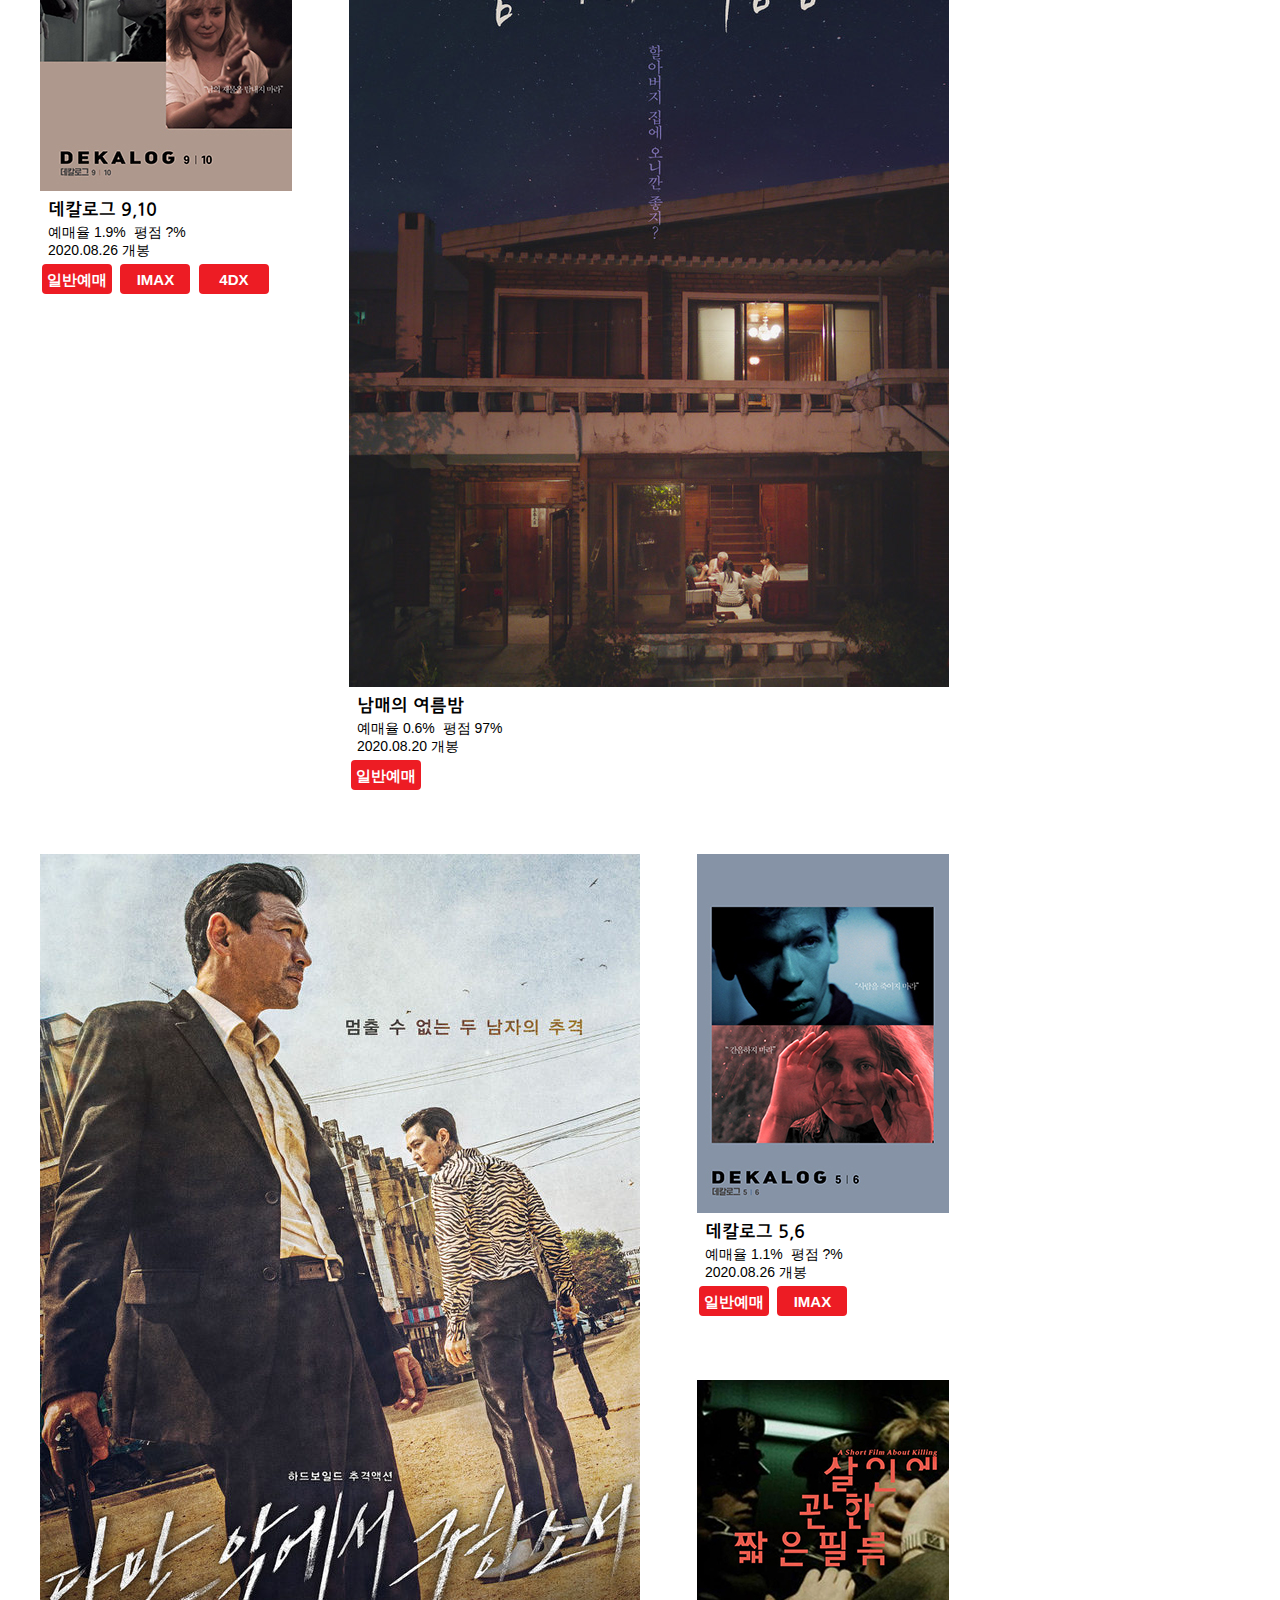
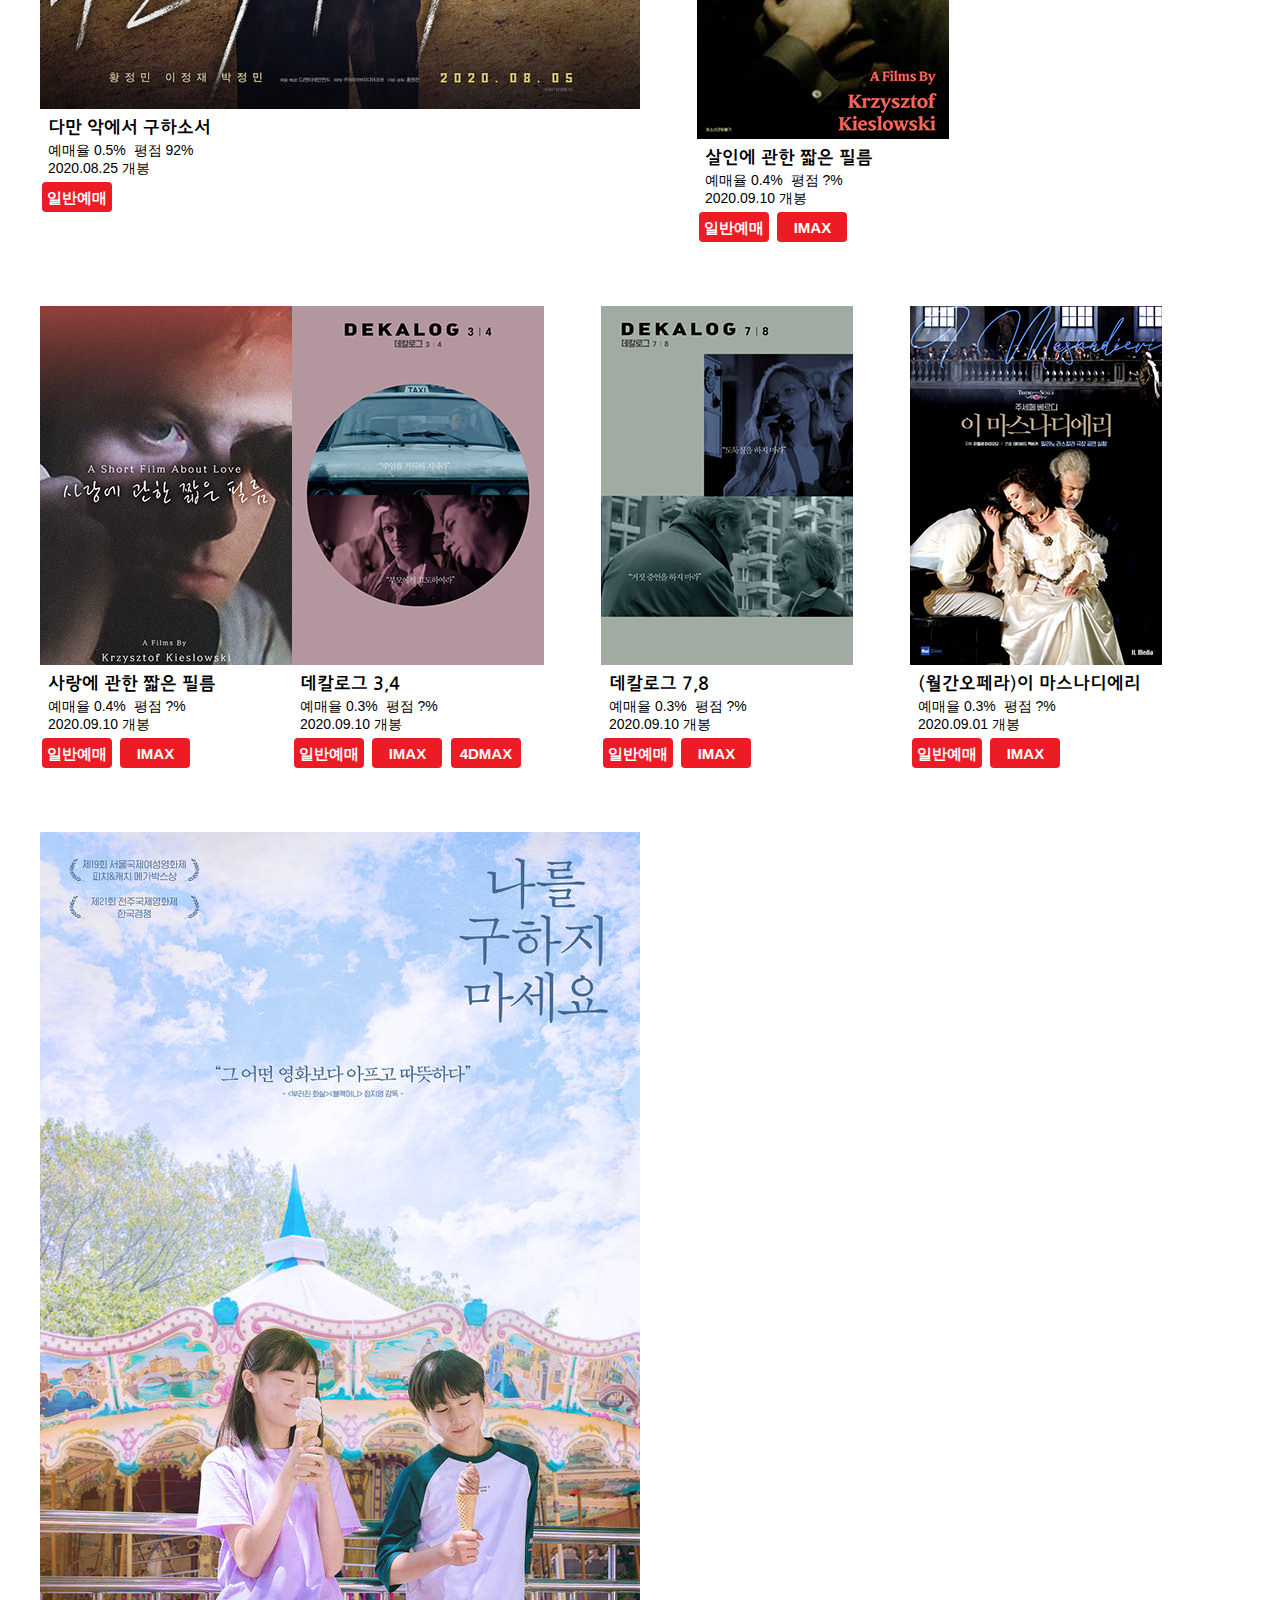
<file: movie/chart.html>
<!DOCTYPE html>
<html lang="ko">

<head>
	<meta charset="UTF-8">
	<title>무비차트 : 영화 그 이상의 감동, CGV</title>
	<link rel="icon" href="../images/common/cj_logo.ico">
	<link rel="stylesheet" href="../css/common.css">
	<link rel="stylesheet" href="../css/yeon-ji.css">
	<script src="../js/jquery-1.12.4.min.js"></script>
	<script src="../js/common.js"></script>
</head>

<body>
	<div id="skip">
		<a href="#content">본문 바로가기</a>
	</div>
	<div id="headerwrap">
		<header id="header" class="cnt_chart">
			<div class="area p_r clearfix">
				<h1 class="logo">
					<a href="../index.html"><img src="../images/common/cgv_logo.png" alt="CGV"></a>
				</h1>
				<nav class="nav" id="gnb">
					<span class="blind-b">중요메뉴</span>
					<ul class="main_menu">
						<li>
							<a href="chart.html">영화</a>
							<ul>
								<li><a href="chart.html">무비차트</a></li>
								<li><a href="">HD 트레일러</a></li>
								<li><a href="">무비파인더</a></li>
								<li><a href="">CGV아트하우스</a></li>
							</ul>
						</li>
						<li>
							<a href="">예매</a>
							<ul>
								<li><a href="">빠른예매</a></li>
								<li><a href="">상영시간표</a></li>
							</ul>
						</li>
						<li>
							<a href="../theater/theater.html">극장</a>
							<ul>
								<li><a href="../theater/theater.html">CGV 극장</a></li>
								<li><a href="">특별관</a></li>
								<li><a href="">CLUB 서비스</a></li>
							</ul>
						</li>
						<li>
							<a href="../culture/cgvshop.html">이벤트&amp컬쳐</a>
							<ul>
								<li><a href="">이벤트</a></li>
								<li><a href="../culture/cgvshop.html">CGV샵</a></li>
								<li><a href="">매거진</a></li>
							</ul>
						</li>
						<li>
							<a href="">고객센터</a>
							<ul>
								<li><a href="">자주 찾는 질문</a></li>
								<li><a href="">CGV공지/뉴스</a></li>
								<li><a href="">문의하기</a></li>
								<li><a href="">서비스가이드</a></li>
							</ul>
						</li>
					</ul>
				</nav>
				<a href="" class="all_menu_btn" role="button">
					<span></span>
					<span></span>
					<span></span>
				</a>
				<nav class="all_menu">
					<span class="blind-b">전체메뉴</span>
					<ul>
						<li>
							<strong>영화</strong>
							<ul>
								<li><a href="chart.html">무비차트</a></li>
								<li><a href="">HD 트레일러</a></li>
								<li><a href="">무비파인더</a></li>
								<li><a href="">CGV아트하우스</a></li>
							</ul>
						</li>
						<li>
							<strong>예매</strong>
							<ul>
								<li><a href="">빠른예매</a></li>
								<li><a href="">상영시간표</a></li>
							</ul>
						</li>
						<li>
							<strong>극장</strong>
							<ul>
								<li><a href="../theater/theater.html">CGV 극장</a></li>
								<li><a href="">특별관</a></li>
								<li><a href="">CLUB 서비스</a></li>
							</ul>
						</li>
						<li>
							<strong>이벤트&amp컬쳐</strong>
							<ul>
								<li><a href="">이벤트</a></li>
								<li><a href="../culture/cgvshop.html">CGV샵</a></li>
								<li><a href="">매거진</a></li>
							</ul>
						</li>
						<li>
							<strong>고객센터</strong>
							<ul>
								<li><a href="">자주 찾는 질문</a></li>
								<li><a href="">CGV공지/뉴스</a></li>
								<li><a href="">문의하기</a></li>
								<li><a href="">서비스가이드</a></li>
							</ul>
						</li>
						<li>
							<strong>무비로그</strong>
							<ul>
								<li><a href="">위시리스트</a></li>
								<li><a href="">내가 본 영화</a></li>
								<li><a href="">무비다이어리</a></li>
							</ul>
						</li>
						<li>
							<strong>MY CGV</strong>
							<ul>
								<li><a href="">예매내역/취소</a></li>
								<li><a href="">관람권/할인쿠폰 관리</a></li>
								<li><a href="">CJ ONE 포인트</a></li>
								<li><a href="">내가꾸민포토티켓</a></li>
								<li><a href="">기프트샵</a></li>
								<li><a href="">나의 정보</a></li>
								<li><a href="">나의 문의내역</a></li>
							</ul>
						</li>
						<li>
							<strong>회사소개</strong>
							<ul>
								<li><a href="">회사소개</a></li>
								<li><a href="">CGV소개</a></li>
								<li><a href="">투자정보</a></li>
								<li><a href="">채용정보</a></li>
								<li><a href="">사이버감사실</a></li>
								<li><a href="">광고 제휴문의</a></li>
							</ul>
						</li>
						<li>
							<strong>회원서비스</strong>
							<ul>
								<li><a href="">로그인</a></li>
								<li><a href="">회원가입</a></li>
								<li><a href="">CJ ONE 멤버십</a></li>
								<li><a href="">사이트맵</a></li>
							</ul>
						</li>
						<li>
							<strong>VIP LOUNGE</strong>
							<ul>
								<li><a href="">VIP이벤트</a></li>
								<li><a href="">VIP전용레터</a></li>
								<li><a href="">나의 VIP쿠폰</a></li>
							</ul>
						</li>
						<li>
							<strong>알뜰한영화관람법</strong>
							<ul>
								<li><a href="">할인카드</a></li>
								<li><a href="">기타 상품권 안내</a></li>
							</ul>
						</li>
						<li>
							<strong>ENGLISH TICKETING</strong>
							<ul>
								<li><a href="">ENGLISH TICKETING</a></li>
							</ul>
						</li>
						<li>
							<strong>CGV정책</strong>
							<ul>
								<li><a href="">이용약관</a></li>
								<li><a href="">편성기준</a></li>
								<li><a href="">개인정보취급방침</a></li>
								<li><a href="">법적고지</a></li>
								<li><a href="">이메일주소무단수집거부</a></li>
								<li><a href="">상생경영</a></li>
							</ul>
						</li>
					</ul>
				</nav>
			</div>
		</header>
	</div>
	<section id="content" class="area cnt_chart">
		<div id="chartTab">
			<h2>무비차트</h2>
			<ul role="tablist" class="tablist" aria-label="chart_list">
				<li role="tab" class="tab first" id="reserve_list" aria-controls="book">예매율순</li>
				<li role="tab" class="tab" id="mark_list" aria-controls="mark">평점순</li>
				<li role="tab" class="tab" id="audience_list" aria-controls="audience">관람객순</li>
				<li role="tab" class="tab last" id="scheduled_list" aria-controls="scheduled">상영예정작</li>
			</ul>
			<div role="tabpanel" class="tabpanel" id="reserve" aria-labelledby="reserve_list">
				<ul class="movies">
					<li>
						<div class="poster">
							<img src="../images/chart/01-08mov.jpg" alt="">
						</div>
						<strong>테넷</strong>
						<p>예매율 29.0%&nbsp;&nbsp;평점 93%<br>
							2020.08.26 개봉</p>
						<div class="btn_book">
							<ul class="book">
								<li>
									<a href="" role="button">일반예매</a>
								</li>
								<li>
									<a href="" role="button">IMAX</a>
								</li>
								<li>
									<a href="" role="button">4DMAX</a>
								</li>
							</ul>
							<a href="movie.info/detail.html">
								상세보기
							</a>
						</div>
					</li>
					<li>
						<div class="poster">
							<img src="../images/chart/02-23mov.jpg" alt="">
						</div>
						<strong>더 렌탈-소리없는 감시자</strong>
						<p>예매율 8.5%&nbsp;&nbsp;평점 ?%<br>
							2020.09.16 개봉</p>
						<div class="btn_book">
							<ul class="book">
								<li>
									<a href="" role="button">일반예매</a>
								</li>
								<li>
									<a href="" role="button">IMAX</a>
								</li>
							</ul>
							<a href="">
								상세보기
							</a>
						</div>
					</li>
					<li>
						<div class="poster">
							<img src="../images/chart/03-11mov.jpg" alt="">
						</div>
						<strong>오!문희</strong>
						<p>예매율 3.6%&nbsp;&nbsp;평점 90%<br>
							2020.09.02 개봉</p>
						<div class="btn_book">
							<ul class="book">
								<li>
									<a href="" role="button">일반예매</a>
								</li>
								<li>
									<a href="" role="button">IMAX</a>
								</li>
							</ul>
							<a href="">
								상세보기
							</a>
						</div>
					</li>
					<li>
						<div class="poster">
							<img src="../images/chart/04-00mov.jpg" alt="">
						</div>
						<strong>루브르박물관 기획특별전</strong>
						<p>예매율 2.5%&nbsp;&nbsp;평점 ?%<br>
							2020.09.16 개봉</p>
						<div class="btn_book">
							<ul class="book">
								<li>
									<a href="" role="button">일반예매</a>
								</li>
								<li>
									<a href="" role="button">IMAX</a>
								</li>
							</ul>
							<a href="">
								상세보기
							</a>
						</div>
					</li>
					<li>
						<div class="poster">
							<img src="../images/chart/05-00mov.jpg" alt="">
						</div>
						<strong>공포체험라디오 4DX</strong>
						<p>예매율 1.9%&nbsp;&nbsp;평점 ?%<br>
							2020.09.16 개봉</p>
						<div class="btn_book">
							<ul class="book">
								<li>
									<a href="" role="button">일반예매</a>
								</li>
								<li>
									<a href="" role="button">IMAX</a>
								</li>
								<li>
									<a href="" role="button">4DX</a>
								</li>
							</ul>
							<a href="">
								상세보기
							</a>
						</div>
					</li>
					<li>
						<div class="poster">
							<img src="../images/chart/06-18mov.jpg" alt="">
						</div>
						<strong>뉴뮤턴트</strong>
						<p>예매율 1.5%&nbsp;&nbsp;평점 63%<br>
							2020.09.10 개봉</p>
						<div class="btn_book">
							<ul class="book">
								<li>
									<a href="" role="button">일반예매</a>
								</li>
								<li>
									<a href="" role="button">IMAX</a>
								</li>
								<li>
									<a href="" role="button">4DMAX</a>
								</li>
							</ul>
							<a href="">
								상세보기
							</a>
						</div>
					</li>
					<li>
						<div class="poster">
							<img src="../images/chart/07-03mov.jpg" alt="">
						</div>
						<strong>테스와 보낸 여름</strong>
						<p>예매율 1.2%&nbsp;&nbsp;평점 97%<br>
							2020.09.10 개봉</p>
						<div class="btn_book">
							<ul class="book">
								<li>
									<a href="" role="button">일반예매</a>
								</li>
							</ul>
							<a href="">
								상세보기
							</a>
						</div>
					</li>
					<li>
						<div class="poster">
							<img src="../images/chart/08-19mov.jpg" alt="">
						</div>
						<strong>베로니카의 이중 생활</strong>
						<p>예매율 1.1%&nbsp;&nbsp;평점 ?%<br>
							2020.09.10 개봉</p>
						<div class="btn_book">
							<ul class="book">
								<li>
									<a href="" role="button">일반예매</a>
								</li>
								<li>
									<a href="" role="button">IMAX</a>
								</li>
							</ul>
							<a href="">
								상세보기
							</a>
						</div>
					</li>
					<li>
						<div class="poster">
							<img src="../images/chart/09-20mov.jpg" alt="">
						</div>
						<strong>세 가지 색-블루</strong>
						<p>예매율 1.0%&nbsp;&nbsp;평점 ?%<br>
							2020.09.10 개봉</p>
						<div class="btn_book">
							<ul class="book">
								<li>
									<a href="" role="button">일반예매</a>
								</li>
								<li>
									<a href="" role="button">IMAX</a>
								</li>
							</ul>
							<a href="">
								상세보기
							</a>
						</div>
					</li>
					<li>
						<div class="poster">
							<img src="../images/chart/10-33mov.jpg" alt="">
						</div>
						<strong>세 가지 색-레드</strong>
						<p>예매율 0.9%&nbsp;&nbsp;평점 ?%<br>
							2020.09.10 개봉</p>
						<div class="btn_book">
							<ul class="book">
								<li>
									<a href="" role="button">일반예매</a>
								</li>
								<li>
									<a href="" role="button">IMAX</a>
								</li>
							</ul>
							<a href="">
								상세보기
							</a>
						</div>
					</li>
					<li>
						<div class="poster">
							<img src="../images/chart/11-05mov.jpg" alt="">
						</div>
						<strong>드라이브</strong>
						<p>예매율 0.7%&nbsp;&nbsp;평점 95%<br>
							2020.09.03 개봉</p>
						<div class="btn_book">
							<ul class="book">
								<li>
									<a href="" role="button">일반예매</a>
								</li>
								<li>
									<a href="" role="button">IMAX</a>
								</li>
							</ul>
							<a href="">
								상세보기
							</a>
						</div>
					</li>
					<li>
						<div class="poster">
							<img src="../images/chart/12-34mov.jpg" alt="">
						</div>
						<strong>세 가지 색-화이트</strong>
						<p>예매율 0.6%&nbsp;&nbsp;평점 ?%<br>
							2020.09.10 개봉</p>
						<div class="btn_book">
							<ul class="book">
								<li>
									<a href="" role="button">일반예매</a>
								</li>
								<li>
									<a href="" role="button">IMAX</a>
								</li>
							</ul>
							<a href="">
								상세보기
							</a>
						</div>
					</li>
					<li>
						<div class="poster">
							<img src="../images/chart/13-17mov.jpg" alt="">
						</div>
						<strong>에이바</strong>
						<p>예매율 0.6%&nbsp;&nbsp;평점 71%<br>
							2020.09.09 개봉</p>
						<div class="btn_book">
							<ul class="book">
								<li>
									<a href="" role="button">일반예매</a>
								</li>
								<li>
									<a href="" role="button">IMAX</a>
								</li>
							</ul>
							<a href="">
								상세보기
							</a>
						</div>
					</li>
					<li>
						<div class="poster">
							<img src="../images/chart/14-24mov.jpg" alt="">
						</div>
						<strong>데칼로그 1,2</strong>
						<p>예매율 2.5%&nbsp;&nbsp;평점 ?%<br>
							2020.08.26 개봉</p>
						<div class="btn_book">
							<ul class="book">
								<li>
									<a href="" role="button">일반예매</a>
								</li>
								<li>
									<a href="" role="button">IMAX</a>
								</li>
							</ul>
							<a href="">
								상세보기
							</a>
						</div>
					</li>
					<li>
						<div class="poster">
							<img src="../images/chart/15-28mov.jpg" alt="">
						</div>
						<strong>데칼로그 9,10</strong>
						<p>예매율 1.9%&nbsp;&nbsp;평점 ?%<br>
							2020.08.26 개봉</p>
						<div class="btn_book">
							<ul class="book">
								<li>
									<a href="" role="button">일반예매</a>
								</li>
								<li>
									<a href="" role="button">IMAX</a>
								</li>
								<li>
									<a href="" role="button">4DX</a>
								</li>
							</ul>
							<a href="">
								상세보기
							</a>
						</div>
					</li>
					<li>
						<div class="poster">
							<img src="../images/chart/16-04mov.jpg" alt="">
						</div>
						<strong>남매의 여름밤</strong>
						<p>예매율 0.6%&nbsp;&nbsp;평점 97%<br>
							2020.08.20 개봉</p>
						<div class="btn_book">
							<ul class="book">
								<li>
									<a href="" role="button">일반예매</a>
								</li>
							</ul>
							<a href="">
								상세보기
							</a>
						</div>
					</li>
					<li>
						<div class="poster">
							<img src="../images/chart/17-09mov.jpg" alt="">
						</div>
						<strong>다만 악에서 구하소서</strong>
						<p>예매율 0.5%&nbsp;&nbsp;평점 92%<br>
							2020.08.25 개봉</p>
						<div class="btn_book">
							<ul class="book">
								<li>
									<a href="" role="button">일반예매</a>
								</li>
							</ul>
							<a href="">
								상세보기
							</a>
						</div>
					</li>
					<li>
						<div class="poster">
							<img src="../images/chart/18-26mov.jpg" alt="">
						</div>
						<strong>데칼로그 5,6</strong>
						<p>예매율 1.1%&nbsp;&nbsp;평점 ?%<br>
							2020.08.26 개봉</p>
						<div class="btn_book">
							<ul class="book">
								<li>
									<a href="" role="button">일반예매</a>
								</li>
								<li>
									<a href="" role="button">IMAX</a>
								</li>
							</ul>
							<a href="">
								상세보기
							</a>
						</div>
					</li>
					<li>
						<div class="poster">
							<img src="../images/chart/19-32mov.jpg" alt="">
						</div>
						<strong>살인에 관한 짧은 필름</strong>
						<p>예매율 0.4%&nbsp;&nbsp;평점 ?%<br>
							2020.09.10 개봉</p>
						<div class="btn_book">
							<ul class="book">
								<li>
									<a href="" role="button">일반예매</a>
								</li>
								<li>
									<a href="" role="button">IMAX</a>
								</li>
							</ul>
							<a href="">
								상세보기
							</a>
						</div>
					</li>
					<li>
						<div class="poster">
							<img src="../images/chart/20-30mov.jpg" alt="">
						</div>
						<strong>사랑에 관한 짧은 필름</strong>
						<p>예매율 0.4%&nbsp;&nbsp;평점 ?%<br>
							2020.09.10 개봉</p>
						<div class="btn_book">
							<ul class="book">
								<li>
									<a href="" role="button">일반예매</a>
								</li>
								<li>
									<a href="" role="button">IMAX</a>
								</li>
							</ul>
							<a href="">
								상세보기
							</a>
						</div>
					</li>
					<li>
						<div class="poster">
							<img src="../images/chart/21-25mov.jpg" alt="">
						</div>
						<strong>데칼로그 3,4</strong>
						<p>예매율 0.3%&nbsp;&nbsp;평점 ?%<br>
							2020.09.10 개봉</p>
						<div class="btn_book">
							<ul class="book">
								<li>
									<a href="" role="button">일반예매</a>
								</li>
								<li>
									<a href="" role="button">IMAX</a>
								</li>
								<li>
									<a href="" role="button">4DMAX</a>
								</li>
							</ul>
							<a href="">
								상세보기
							</a>
						</div>
					</li>
					<li>
						<div class="poster">
							<img src="../images/chart/22-27mov.jpg" alt="">
						</div>
						<strong>데칼로그 7,8</strong>
						<p>예매율 0.3%&nbsp;&nbsp;평점 ?%<br>
							2020.09.10 개봉</p>
						<div class="btn_book">
							<ul class="book">
								<li>
									<a href="" role="button">일반예매</a>
								</li>
								<li>
									<a href="" role="button">IMAX</a>
								</li>
							</ul>
							<a href="">
								상세보기
							</a>
						</div>
					</li>
					<li>
						<div class="poster">
							<img src="../images/chart/23-38mov.jpg" alt="">
						</div>
						<strong>(월간오페라)이 마스나디에리</strong>
						<p>예매율 0.3%&nbsp;&nbsp;평점 ?%<br>
							2020.09.01 개봉</p>
						<div class="btn_book">
							<ul class="book">
								<li>
									<a href="" role="button">일반예매</a>
								</li>
								<li>
									<a href="" role="button">IMAX</a>
								</li>
							</ul>
							<a href="">
								상세보기
							</a>
						</div>
					</li>
					<li>
						<div class="poster">
							<img src="../images/chart/24-02mov.jpg" alt="">
						</div>
						<strong>나를 구하지 마세요</strong>
						<p>예매율 0.3%&nbsp;&nbsp;평점 98%<br>
							2020.09.10 개봉</p>
						<div class="btn_book">
							<ul class="book">
								<li>
									<a href="" role="button">일반예매</a>
								</li>
								<li>
									<a href="" role="button">IMAX</a>
								</li>
							</ul>
							<a href="">
								상세보기
							</a>
						</div>
					</li>
					<li>
						<div class="poster">
							<img src="../images/chart/25-06mov.jpg" alt="">
						</div>
						<strong>극장판 짱구는 못말려-신혼여행 허리케인~ 사라진 아빠!</strong>
						<p>예매율 0.2%&nbsp;&nbsp;평점 95%<br>
							2020.08.20 개봉</p>
						<div class="btn_book">
							<ul class="book">
								<li>
									<a href="" role="button">일반예매</a>
								</li>
								<li>
									<a href="" role="button">IMAX</a>
								</li>
								<li>
									<a href="" role="button">4DX</a>
								</li>
							</ul>
							<a href="">
								상세보기
							</a>
						</div>
					</li>
					<li>
						<div class="poster">
							<img src="../images/chart/26-31mov.jpg" alt="">
						</div>
						<strong>사진+첫사랑</strong>
						<p>예매율 0.2%&nbsp;&nbsp;평점 ?%<br>
							2020.08.26 개봉</p>
						<div class="btn_book">
							<ul class="book">
								<li>
									<a href="" role="button">일반예매</a>
								</li>
								<li>
									<a href="" role="button">IMAX</a>
								</li>
								<li>
									<a href="" role="button">4DMAX</a>
								</li>
							</ul>
							<a href="">
								상세보기
							</a>
						</div>
					</li>
					<li>
						<div class="poster">
							<img src="../images/chart/27-00mov.jpg" alt="">
						</div>
						<strong>아직 살아있다</strong>
						<p>예매율 0.2%&nbsp;&nbsp;평점 ?%<br>
							2020.08.26 개봉</p>
						<div class="btn_book">
							<ul class="book">
								<li>
									<a href="" role="button">일반예매</a>
								</li>
							</ul>
							<a href="">
								상세보기
							</a>
						</div>
					</li>
					<li>
						<div class="poster">
							<img src="../images/chart/28-12mov.jpg" alt="">
						</div>
						<strong>오케이 마담</strong>
						<p>예매율 0.2%&nbsp;&nbsp;평점 88%<br>
							2020.08.26 개봉</p>
						<div class="btn_book">
							<ul class="book">
								<li>
									<a href="" role="button">일반예매</a>
								</li>
								<li>
									<a href="" role="button">IMAX</a>
								</li>
							</ul>
							<a href="">
								상세보기
							</a>
						</div>
					</li>
					<li>
						<div class="poster">
							<img src="../images/chart/29-10mov.jpg" alt="">
						</div>
						<strong>하워즈 엔드</strong>
						<p>예매율 0.1%&nbsp;&nbsp;평점 91%<br>
							2020.08.26 개봉</p>
						<div class="btn_book">
							<ul class="book">
								<li>
									<a href="" role="button">일반예매</a>
								</li>
								<li>
									<a href="" role="button">IMAX</a>
								</li>
							</ul>
							<a href="">
								상세보기
							</a>
						</div>
					</li>
					<li>
						<div class="poster">
							<img src="../images/chart/30-00mov.jpg" alt="">
						</div>
						<strong>(월간뮤지컬)남극 탐험가는 나를 좋아해</strong>
						<p>예매율 0.1%&nbsp;&nbsp;평점 ?%<br>
							2020.09.16 개봉</p>
						<div class="btn_book">
							<ul class="book">
								<li>
									<a href="" role="button">일반예매</a>
								</li>
								<li>
									<a href="" role="button">IMAX</a>
								</li>
							</ul>
							<a href="">
								상세보기
							</a>
						</div>
					</li>
					<li>
						<div class="poster">
							<img src="../images/chart/31-15mov.jpg" alt="">
						</div>
						<strong>아무도 없다</strong>
						<p>예매율 0.1%&nbsp;&nbsp;평점 80%<br>
							2020.09.09 개봉</p>
						<div class="btn_book">
							<ul class="book">
								<li>
									<a href="" role="button">일반예매</a>
								</li>
								<li>
									<a href="" role="button">IMAX</a>
								</li>
								<li>
									<a href="" role="button">4DMAX</a>
								</li>
							</ul>
							<a href="">
								상세보기
							</a>
						</div>
					</li>
					<li>
						<div class="poster">
							<img src="../images/chart/32-36mov.jpg" alt="">
						</div>
						<strong>치어리딩 클럽</strong>
						<p>예매율 0.1%&nbsp;&nbsp;평점 ?%<br>
							2020.09.10 개봉</p>
						<div class="btn_book">
							<ul class="book">
								<li>
									<a href="" role="button">일반예매</a>
								</li>
								<li>
									<a href="" role="button">IMAX</a>
								</li>
							</ul>
							<a href="">
								상세보기
							</a>
						</div>
					</li>
					<li>
						<div class="poster">
							<img src="../images/chart/33-21mov.jpg" alt="">
						</div>
						<strong>카일라스 가는 길</strong>
						<p>예매율 0.1%&nbsp;&nbsp;평점 ?%<br>
							2020.09.03 개봉</p>
						<div class="btn_book">
							<ul class="book">
								<li>
									<a href="" role="button">일반예매</a>
								</li>
								<li>
									<a href="" role="button">IMAX</a>
								</li>
							</ul>
							<a href="">
								상세보기
							</a>
						</div>
					</li>
					<li>
						<div class="poster">
							<img src="../images/chart/34-14mov.jpg" alt="">
						</div>
						<strong>후쿠오카</strong>
						<p>예매율 0.0%&nbsp;&nbsp;평점 85%<br>
							2020.08.27 개봉</p>
						<div class="btn_book">
							<ul class="book">
								<li>
									<a href="" role="button">일반예매</a>
								</li>
								<li>
									<a href="" role="button">IMAX</a>
								</li>
							</ul>
							<a href="">
								상세보기
							</a>
						</div>
					</li>
					<li>
						<div class="poster">
							<img src="../images/chart/35-35mov.jpg" alt="">
						</div>
						<strong>이별의 목적</strong>
						<p>예매율 0.0%&nbsp;&nbsp;평점 ?%<br>
							2020.09.10 개봉</p>
						<div class="btn_book">
							<ul class="book">
								<li>
									<a href="" role="button">일반예매</a>
								</li>
								<li>
									<a href="" role="button">IMAX</a>
								</li>
								<li>
									<a href="" role="button">4DX</a>
								</li>
							</ul>
							<a href="">
								상세보기
							</a>
						</div>
					</li>
					<li>
						<div class="poster">
							<img src="../images/chart/36-29mov.jpg" alt="">
						</div>
						<strong>매피스토</strong>
						<p>예매율 0.0%&nbsp;&nbsp;평점 ?%<br>
							2020.09.10 개봉</p>
						<div class="btn_book">
							<ul class="book">
								<li>
									<a href="" role="button">일반예매</a>
								</li>
							</ul>
							<a href="">
								상세보기
							</a>
						</div>
					</li>
					<li>
						<div class="poster">
							<img src="../images/chart/37-40mov.jpg" alt="">
						</div>
						<strong>(월간오페라)마농 레스코</strong>
						<p>예매율 0.0%&nbsp;&nbsp;평점 ?%<br>
							2020.08.04 개봉</p>
						<div class="btn_book">
							<ul class="book">
								<li>
									<a href="" role="button">일반예매</a>
								</li>
							</ul>
							<a href="">
								상세보기
							</a>
						</div>
					</li>
					<li>
						<div class="poster">
							<img src="../images/chart/38-37mov.jpg" alt="">
						</div>
						<strong>이십일세기 소녀</strong>
						<p>예매율 0.0%&nbsp;&nbsp;평점 ?%<br>
							2020.09.03 개봉</p>
						<div class="btn_book">
							<ul class="book">
								<li>
									<a href="" role="button">일반예매</a>
								</li>
								<li>
									<a href="" role="button">IMAX</a>
								</li>
							</ul>
							<a href="">
								상세보기
							</a>
						</div>
					</li>
					<li>
						<div class="poster">
							<img src="../images/chart/39-39mov.jpg" alt="">
						</div>
						<strong>이별식당</strong>
						<p>예매율 0.0%&nbsp;&nbsp;평점 ?%<br>
							2020.08.27 개봉</p>
						<div class="btn_book">
							<ul class="book">
								<li>
									<a href="" role="button">일반예매</a>
								</li>
								<li>
									<a href="" role="button">IMAX</a>
								</li>
							</ul>
							<a href="">
								상세보기
							</a>
						</div>
					</li>
					<li>
						<div class="poster">
							<img src="../images/chart/40-13mov.jpg" alt="">
						</div>
						<strong>강철비2-정상회담</strong>
						<p>예매율 0.0%&nbsp;&nbsp;평점 86%<br>
							2020.07.29 개봉</p>
						<div class="btn_book">
							<ul class="book">
								<li>
									<a href="" role="button">일반예매</a>
								</li>
								<li>
									<a href="" role="button">IMAX</a>
								</li>
							</ul>
							<a href="">
								상세보기
							</a>
						</div>
					</li>
					<li>
						<div class="poster">
							<img src="../images/chart/41-01mov.jpg" alt="">
						</div>
						<strong>인셉션</strong>
						<p>예매율 0.0%&nbsp;&nbsp;평점 99%<br>
							2020.08012 재개봉</p>
						<div class="btn_book">
							<ul class="book">
								<li>
									<a href="" role="button">일반예매</a>
								</li>
								<li>
									<a href="" role="button">IMAX</a>
								</li>
							</ul>
							<a href="">
								상세보기
							</a>
						</div>
					</li>
					<li>
						<div class="poster">
							<img src="../images/chart/42-07mov.jpg" alt="">
						</div>
						<strong>메멘토</strong>
						<p>예매율 0.0%&nbsp;&nbsp;평점 95%<br>
							2020.08.19 재개봉</p>
						<div class="btn_book">
							<ul class="book">
								<li>
									<a href="" role="button">일반예매</a>
								</li>
								<li>
									<a href="" role="button">IMAX</a>
								</li>
							</ul>
							<a href="">
								상세보기
							</a>
						</div>
					</li>
					<li>
						<div class="poster">
							<img src="../images/chart/43-22mov.jpg" alt="">
						</div>
						<strong>리메인</strong>
						<p>예매율 0.0%&nbsp;&nbsp;평점 ?%<br>
							2020.08.27 개봉</p>
						<div class="btn_book">
							<ul class="book">
								<li>
									<a href="" role="button">일반예매</a>
								</li>
								<li>
									<a href="" role="button">IMAX</a>
								</li>
							</ul>
							<a href="">
								상세보기
							</a>
						</div>
					</li>
					<li>
						<div class="poster">
							<img src="../images/chart/44-16mov.jpg" alt="">
						</div>
						<strong>반도</strong>
						<p>예매율 0.0%&nbsp;&nbsp;평점 79%<br>
							2020.07.15 개봉</p>
						<div class="btn_book">
							<ul class="book">
								<li>
									<a href="" role="button">일반예매</a>
								</li>
								<li>
									<a href="" role="button">IMAX</a>
								</li>
							</ul>
							<a href="">
								상세보기
							</a>
						</div>
					</li>
			</div>
			<div role="tabpanel" class="tabpanel" id="mark" aria-labelledby="mark_list">
				<ul class="movies">

				</ul>
			</div>
			<div role="tabpanel" class="tabpanel" id="audience" aria-labelledby="audience_list">
			</div>
			<div role="tabpanel" class="tabpanel" id="scheduled" aria-labelledby="scheduled_list">
			</div>
		</div>
	</section>
	<footer id="footer">
		<div class="foot-top">
			<ul class="special_theater area">
				<li><a href=""><img src="../images/common/i1-4dx.png" alt="4DX"></a></li>
				<li><a href=""><img src="../images/common/i2-imax.png" alt="IMAX"></a></li>
				<li><a href=""><img src="../images/common/i3-screenx.png" alt="SCREEN X"></a></li>
				<li><a href=""><img src="../images/common/i4-spherex.png" alt="SPHERE X"></a></li>
				<li><a href=""><img src="../images/common/i5-tempur.png" alt="TEMPUR CINEMA"></a></li>
				<li><a href=""><img src="../images/common/i6-goldclass.png" alt="GOLD CLASS"></a></li>
				<li><a href=""><img src="../images/common/i7-cinedechef.png" alt="CNIE de CHEF"></a></li>
				<li><a href=""><img src="../images/common/i8-private.png" alt="PRIVATE CINEMA"></a></li>
				<li><a href=""><img src="../images/common/i9-cinekids.png" alt="CINE KIDS"></a></li>
				<li><a href=""><img src="../images/common/i10-cineforet.png" alt="CINE &amp; FORET"></a></li>
			</ul>
		</div>
		<div class="cgv-info area clearfix">
			<ul class="big-info clearfix">
				<li><a href="">회사소개</a></li>
				<li><a href="">IR</a></li>
				<li><a href="">채용정보</a></li>
				<li><a href="">광고/프로모션문의</a></li>
				<li><a href="">제휴문의</a></li>
				<li><a href="">출점문의</a></li>
				<li><a href="">이용약관</a></li>
				<li><a href="">편성기준</a></li>
				<li><a href="">개인정보처리방침</a></li>
				<li><a href="">법적고지</a></li>
				<li><a href="">이메일주소무단수집거부</a></li>
				<li><a href="">상생경영</a></li>
				<li><a href="">사이트맵</a></li>
			</ul>
			<address class="address">
				<p><img src="../images/common/cgv_logo_b.png" alt="cgv"></p>
				<div>
					<p>(04377)서울특별시 용산구 한강대로 23길 55, 아이파크몰 6층(한강로동)</p>
					<div>
						<span>대표이사 : 최병환</span>
						<span>사업자등록번호 : 104-81-45690</span>
						<span>통신판매업신고번호 : 2017-서울용산-0662</span>
						<a href="" role="button" target="_blank">사업자 정보 확인</a>
					</div>
					<span>호스팅사업자 : CJ올리브네트웍스</span>
					<span>개인정보보호 책임자 : 이동현</span>
					<span>대표이메일 : cjcgvmaster@cj.net</span>
					<span>CGV고객센터 : 1544-1122</span>
				</div>
			</address>
			<div class="foot-right">
				<div class="family">
					<a href="" class="fsite">계열사 바로가기</a>
					<ul id="familysite">
						<li>
							<span>계열사 바로가기</span>
							<strong>CJ그룹</strong>
							<ul>
								<li><a href="https://www.cj.net/">CJ주식회사</a></li>
							</ul>
						</li>
						<li>
							<strong>엔터테인먼트 &amp; 미디어</strong>
							<ul>
								<li><a href="https://www.cjenm.com:9003/index.html">CJ ENM (E&amp;M)</a></li>
								<li><a href="http://www.cgv.co.kr/">CJ CGV</a></li>
								<li><a href="http://www.cjpowercast.com/">CJ파워캐스트</a></li>
							</ul>
						</li>
						<li>
							<strong>식품 &amp; 식품서비스</strong>
							<ul>
								<li><a href="https://www.cj.co.kr">CJ제일제당 (식품)</a></li>
								<li><a href="http://www.cjfreshway.com/">CJ프레시웨이</a></li>
								<li><a href="http://www.cjfoodville.co.kr/">CJ푸드빌</a></li>
								<li><a href="http://www.md1.co.kr/">CJ엠디원</a></li>
							</ul>
						</li>
						<li>
							<strong>생명공학</strong>
							<ul>
								<li><a href="https://www.cj.co.kr/kr/about/business/bio">CJ제일제당 (바이오)</a></li>
							</ul>
						</li>
						<li>
							<strong>신유통</strong>
							<ul>
								<li><a href="http://display.cjmall.com">CJ ENM (오쇼핑)</a></li>
								<li><a href="http://www.cjlogistics.com">CJ대한통운</a></li>
								<li><a href="http://www.cjtelenix.com/">CJ텔레닉스</a></li>
								<li><a href="http://www.oliveyoung.co.kr/store/main/main.do">CJ올리브영</a></li>
							</ul>
						</li>
						<li>
							<strong>인프라</strong>
							<ul>
								<li><a href="http://www.cjenc.co.kr/">CJ대한통운 (건설)</a></li>
								<li><a href="http://www.cjolivenetworks.co.kr/itbusiness/">CJ올리브네트웍스</a></li>
							</ul>
						</li>
					</ul>
					<a href="" target="_blank" class="btn_submit" title="새창열기">GO</a>
				</div>
				<p class="copyright">&copy; CJ CGV. All Rights Reserved</p>
				<ul class="sns_list">
					<li><a href="https://www.facebook.com/CJCGV" target="_blank" title="새창열기">
							<svg aria-hidden="true" focusable="false" data-prefix="fab" data-icon="facebook-square"
								class="sns_i svg-inline--fa fa-facebook-square fa-w-14" role="img" xmlns="http://www.w3.org/2000/svg"
								viewBox="0 0 448 512">
								<title>페이스북</title>
								<path fill="currentColor"
									d="M400 32H48A48 48 0 0 0 0 80v352a48 48 0 0 0 48 48h137.25V327.69h-63V256h63v-54.64c0-62.15 37-96.48 93.67-96.48 27.14 0 55.52 4.84 55.52 4.84v61h-31.27c-30.81 0-40.42 19.12-40.42 38.73V256h68.78l-11 71.69h-57.78V480H400a48 48 0 0 0 48-48V80a48 48 0 0 0-48-48z">
								</path>
							</svg>
						</a>
					</li>
					<li><a href="https://twitter.com/cj_cgv" target="_blank" title="새창열기"><svg aria-hidden="true"
								focusable="false" data-prefix="fab" data-icon="twitter-square"
								class="sns_i svg-inline--fa fa-twitter-square fa-w-14" role="img" xmlns="http://www.w3.org/2000/svg"
								viewBox="0 0 448 512">
								<title>트위터</title>
								<path fill="currentColor"
									d="M400 32H48C21.5 32 0 53.5 0 80v352c0 26.5 21.5 48 48 48h352c26.5 0 48-21.5 48-48V80c0-26.5-21.5-48-48-48zm-48.9 158.8c.2 2.8.2 5.7.2 8.5 0 86.7-66 186.6-186.6 186.6-37.2 0-71.7-10.8-100.7-29.4 5.3.6 10.4.8 15.8.8 30.7 0 58.9-10.4 81.4-28-28.8-.6-53-19.5-61.3-45.5 10.1 1.5 19.2 1.5 29.6-1.2-30-6.1-52.5-32.5-52.5-64.4v-.8c8.7 4.9 18.9 7.9 29.6 8.3a65.447 65.447 0 0 1-29.2-54.6c0-12.2 3.2-23.4 8.9-33.1 32.3 39.8 80.8 65.8 135.2 68.6-9.3-44.5 24-80.6 64-80.6 18.9 0 35.9 7.9 47.9 20.7 14.8-2.8 29-8.3 41.6-15.8-4.9 15.2-15.2 28-28.8 36.1 13.2-1.4 26-5.1 37.8-10.2-8.9 13.1-20.1 24.7-32.9 34z">
								</path>
							</svg>
						</a>
					</li>
					<li><a href="https://www.instagram.com/cgv_korea/" target="_blank" title="새창열기"><svg aria-hidden="true"
								focusable="false" data-prefix="fab" data-icon="instagram-square"
								class="sns_i svg-inline--fa fa-instagram-square fa-w-14" role="img" xmlns="http://www.w3.org/2000/svg"
								viewBox="0 0 448 512">
								<title>인스타그램</title>
								<path fill="currentColor"
									d="M224,202.66A53.34,53.34,0,1,0,277.36,256,53.38,53.38,0,0,0,224,202.66Zm124.71-41a54,54,0,0,0-30.41-30.41c-21-8.29-71-6.43-94.3-6.43s-73.25-1.93-94.31,6.43a54,54,0,0,0-30.41,30.41c-8.28,21-6.43,71.05-6.43,94.33S91,329.26,99.32,350.33a54,54,0,0,0,30.41,30.41c21,8.29,71,6.43,94.31,6.43s73.24,1.93,94.3-6.43a54,54,0,0,0,30.41-30.41c8.35-21,6.43-71.05,6.43-94.33S357.1,182.74,348.75,161.67ZM224,338a82,82,0,1,1,82-82A81.9,81.9,0,0,1,224,338Zm85.38-148.3a19.14,19.14,0,1,1,19.13-19.14A19.1,19.1,0,0,1,309.42,189.74ZM400,32H48A48,48,0,0,0,0,80V432a48,48,0,0,0,48,48H400a48,48,0,0,0,48-48V80A48,48,0,0,0,400,32ZM382.88,322c-1.29,25.63-7.14,48.34-25.85,67s-41.4,24.63-67,25.85c-26.41,1.49-105.59,1.49-132,0-25.63-1.29-48.26-7.15-67-25.85s-24.63-41.42-25.85-67c-1.49-26.42-1.49-105.61,0-132,1.29-25.63,7.07-48.34,25.85-67s41.47-24.56,67-25.78c26.41-1.49,105.59-1.49,132,0,25.63,1.29,48.33,7.15,67,25.85s24.63,41.42,25.85,67.05C384.37,216.44,384.37,295.56,382.88,322Z">
								</path>
							</svg>
						</a>
					</li>
				</ul>
			</div>
		</div>
	</footer>
</body>

</html>
</file>
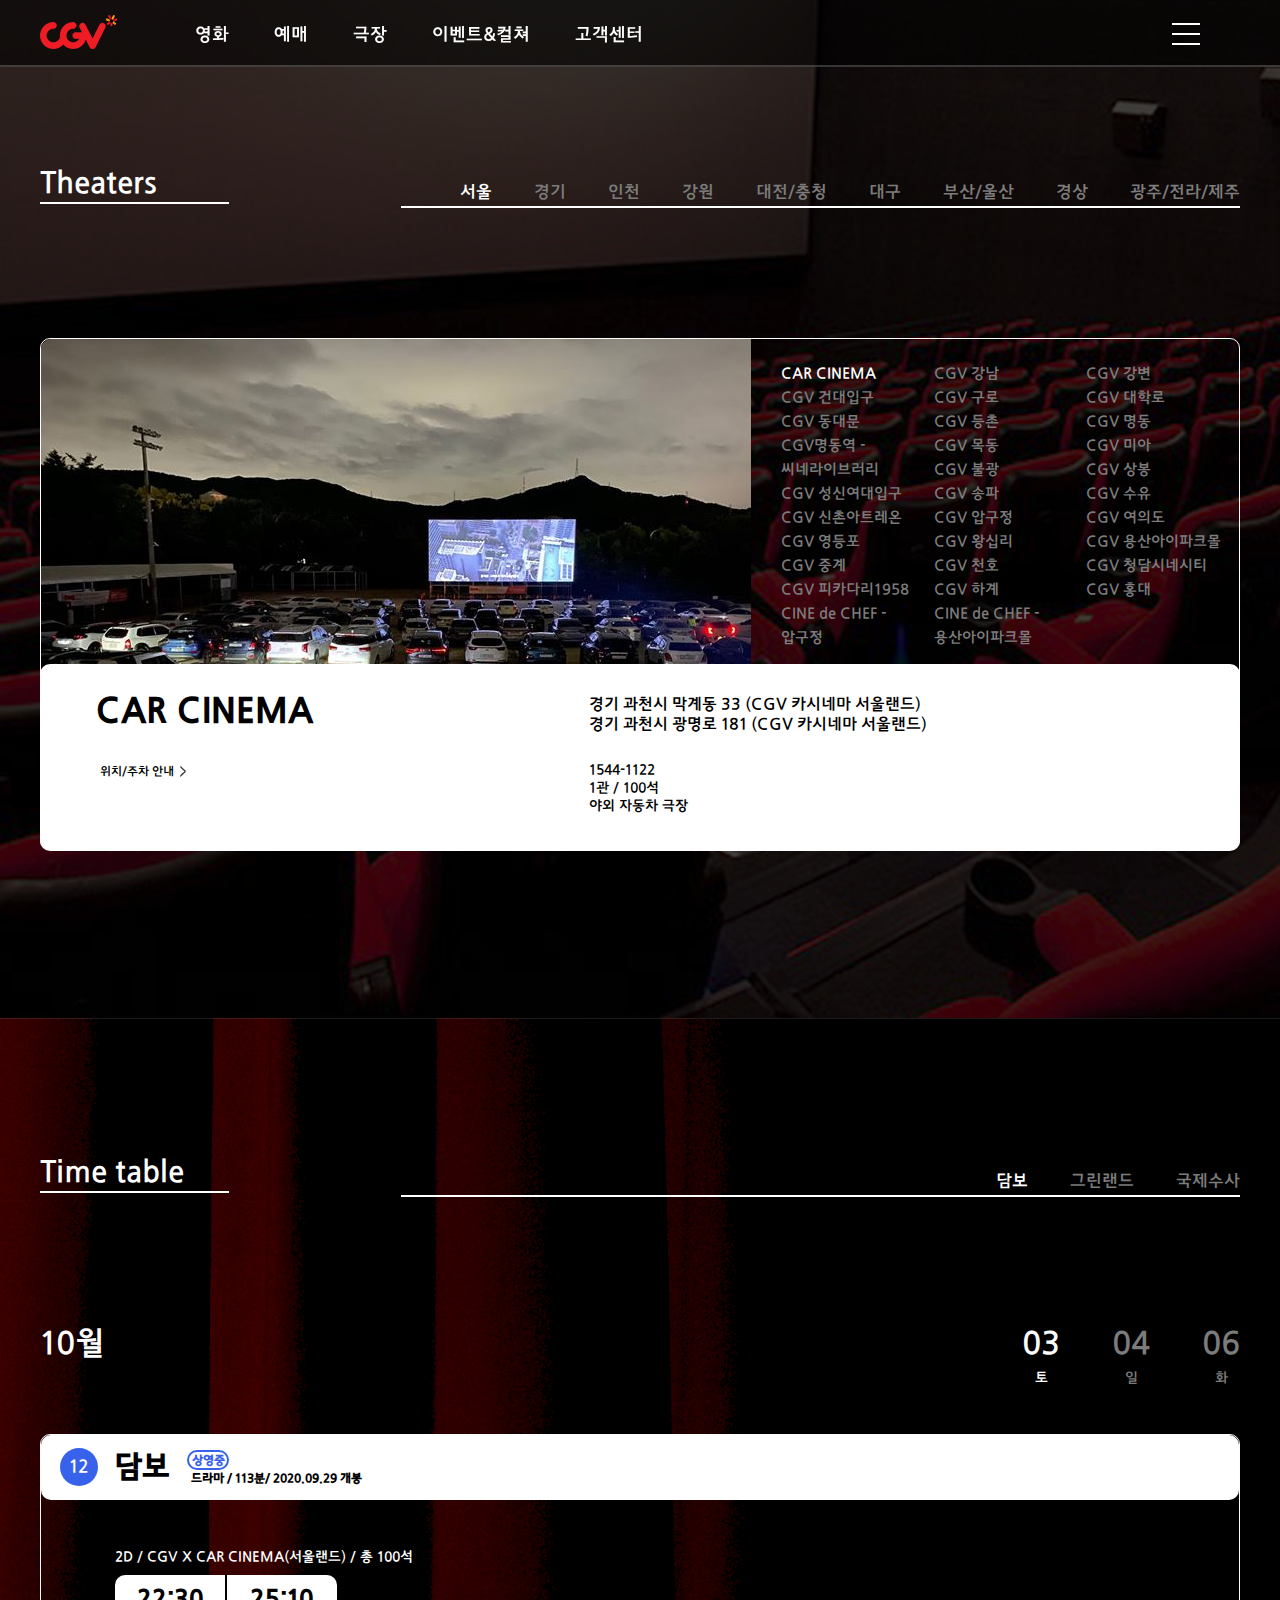
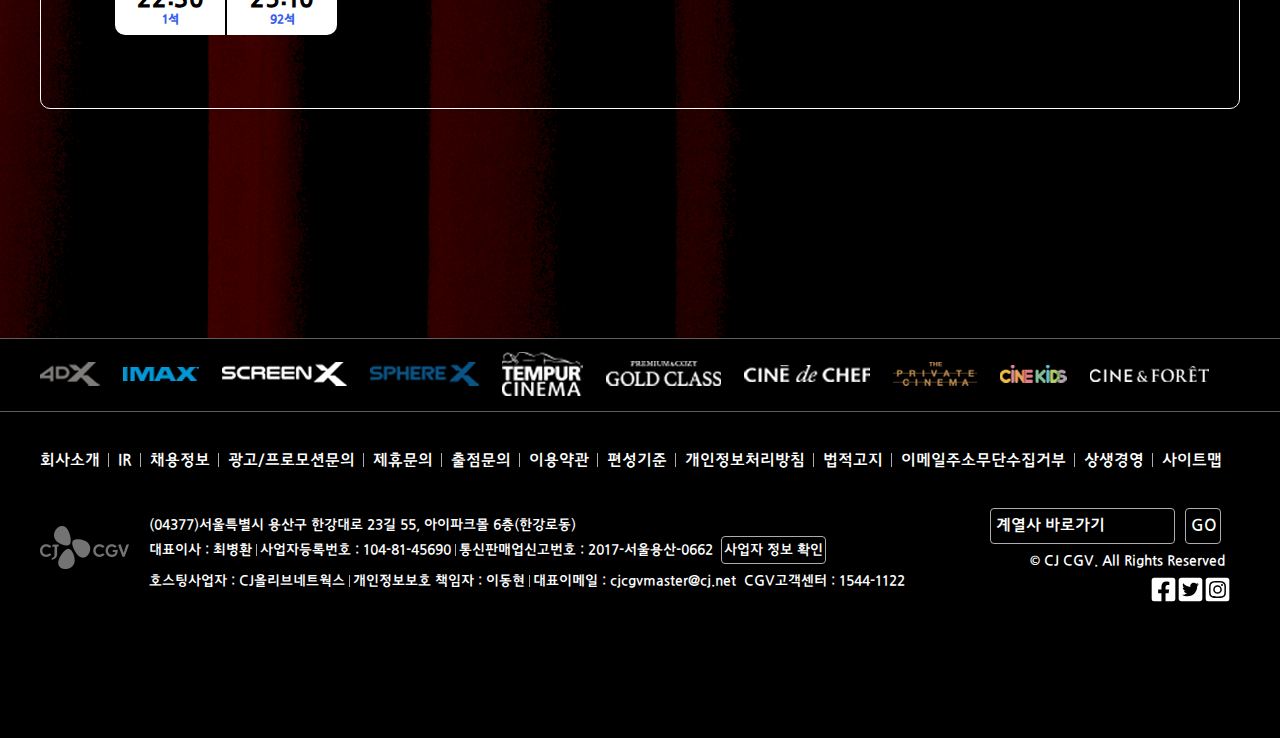
<file: theater/theater.html>
<!DOCTYPE html>
<html lang="ko">

<head>
	<meta charset="UTF-8">
	<title>CGV 극장 : 극장 : 영화 그 이상의 감동, CGV</title>
	<link rel="stylesheet" href="../css/common.css">
	<link rel="stylesheet" href="../css/theater.css">
	<script src="../js/jquery-1.12.4.min.js"></script>
	<script src="../js/common.js"></script>
	<script src="../js/tab.js"></script>
</head>

<body>
	<div id="skip">
		<a href="#content">본문 바로가기</a>
	</div>
	<div id="headerwrap">
		<header id="header">
			<div class="area p_r clearfix">
				<h1 class="logo">
					<a href="../index.html"><img src="../images/common/cgv_logo.png" alt="CGV"></a>
				</h1>
				<nav class="nav" id="gnb">
					<span class="blind-b">중요메뉴</span>
					<ul class="main_menu">
						<li>
							<a href="../movie/chart.html">영화</a>
							<ul>
								<li><a href="../movie/chart.html">무비차트</a></li>
								<li><a href="">HD 트레일러</a></li>
								<li><a href="">무비파인더</a></li>
								<li><a href="">CGV아트하우스</a></li>
							</ul>
						</li>
						<li>
							<a href="">예매</a>
							<ul>
								<li><a href="">빠른예매</a></li>
								<li><a href="">상영시간표</a></li>
							</ul>
						</li>
						<li>
							<a href="../theater/theater.html">극장</a>
							<ul>
								<li><a href="../theater/theater.html">CGV 극장</a></li>
								<li><a href="">특별관</a></li>
								<li><a href="">CLUB 서비스</a></li>
							</ul>
						</li>
						<li>
							<a href="../culture/cgvshop.html">이벤트&amp;컬쳐</a>
							<ul>
								<li><a href="">이벤트</a></li>
								<li><a href="../culture/cgvshop.html">CGV샵</a></li>
								<li><a href="">매거진</a></li>
							</ul>
						</li>
						<li>
							<a href="">고객센터</a>
							<ul>
								<li><a href="">자주 찾는 질문</a></li>
								<li><a href="">CGV공지/뉴스</a></li>
								<li><a href="">문의하기</a></li>
								<li><a href="">서비스가이드</a></li>
							</ul>
						</li>
					</ul>
				</nav>
				<a href="" class="all_menu_btn" role="button">
					<span></span>
					<span></span>
					<span></span>
				</a>
				<nav class="all_menu">
					<span class="blind-b">전체메뉴</span>
					<ul>
						<li>
							<strong>영화</strong>
							<ul>
								<li><a href="../movie/chart.html">무비차트</a></li>
								<li><a href="">HD 트레일러</a></li>
								<li><a href="">무비파인더</a></li>
								<li><a href="">CGV아트하우스</a></li>
							</ul>
						</li>
						<li>
							<strong>예매</strong>
							<ul>
								<li><a href="">빠른예매</a></li>
								<li><a href="">상영시간표</a></li>
							</ul>
						</li>
						<li>
							<strong>극장</strong>
							<ul>
								<li><a href="../theater/theater.html">CGV 극장</a></li>
								<li><a href="">특별관</a></li>
								<li><a href="">CLUB 서비스</a></li>
							</ul>
						</li>
						<li>
							<strong>이벤트&amp;컬쳐</strong>
							<ul>
								<li><a href="">이벤트</a></li>
								<li><a href="../culture/cgvshop.html">CGV샵</a></li>
								<li><a href="">매거진</a></li>
							</ul>
						</li>
						<li>
							<strong>고객센터</strong>
							<ul>
								<li><a href="">자주 찾는 질문</a></li>
								<li><a href="">CGV공지/뉴스</a></li>
								<li><a href="">문의하기</a></li>
								<li><a href="">서비스가이드</a></li>
							</ul>
						</li>
						<li>
							<strong>무비로그</strong>
							<ul>
								<li><a href="">위시리스트</a></li>
								<li><a href="">내가 본 영화</a></li>
								<li><a href="">무비다이어리</a></li>
							</ul>
						</li>
						<li>
							<strong>MY CGV</strong>
							<ul>
								<li><a href="">예매내역/취소</a></li>
								<li><a href="">관람권/할인쿠폰 관리</a></li>
								<li><a href="">CJ ONE 포인트</a></li>
								<li><a href="">내가꾸민포토티켓</a></li>
								<li><a href="">기프트샵</a></li>
								<li><a href="">나의 정보</a></li>
								<li><a href="">나의 문의내역</a></li>
							</ul>
						</li>
						<li>
							<strong>회사소개</strong>
							<ul>
								<li><a href="">회사소개</a></li>
								<li><a href="">CGV소개</a></li>
								<li><a href="">투자정보</a></li>
								<li><a href="">채용정보</a></li>
								<li><a href="">사이버감사실</a></li>
								<li><a href="">광고 제휴문의</a></li>
							</ul>
						</li>
						<li>
							<strong>회원서비스</strong>
							<ul>
								<li><a href="">로그인</a></li>
								<li><a href="">회원가입</a></li>
								<li><a href="">CJ ONE 멤버십</a></li>
								<li><a href="">사이트맵</a></li>
							</ul>
						</li>
						<li>
							<strong>VIP LOUNGE</strong>
							<ul>
								<li><a href="">VIP이벤트</a></li>
								<li><a href="">VIP전용레터</a></li>
								<li><a href="">나의 VIP쿠폰</a></li>
							</ul>
						</li>
						<li>
							<strong>알뜰한영화관람법</strong>
							<ul>
								<li><a href="">할인카드</a></li>
								<li><a href="">기타 상품권 안내</a></li>
							</ul>
						</li>
						<li>
							<strong>ENGLISH TICKETING</strong>
							<ul>
								<li><a href="">ENGLISH TICKETING</a></li>
							</ul>
						</li>
						<li>
							<strong>CGV정책</strong>
							<ul>
								<li><a href="">이용약관</a></li>
								<li><a href="">편성기준</a></li>
								<li><a href="">개인정보취급방침</a></li>
								<li><a href="">법적고지</a></li>
								<li><a href="">이메일주소무단수집거부</a></li>
								<li><a href="">상생경영</a></li>
							</ul>
						</li>
					</ul>
				</nav>
			</div>
		</header>
	</div>
	<div class="all_bg" id="content">
		<div id="theaterTab" class="area dep1">
			<strong class="area oneline title ">Theaters</strong>
			<ul role="tablist" class="tablist oneline oneline_st clearfix::after fir" aria-label="지역">
				<li role="tab" class="tab first" id="tab1" aria-controls="tabpanel1">서울</li>
				<li role="tab" class="tab" id="tab2" aria-controls="tabpanel2">경기</li>
				<li role="tab" class="tab" id="tab3" aria-controls="tabpanel3">인천</li>
				<li role="tab" class="tab" id="tab4" aria-controls="tabpanel4">강원</li>
				<li role="tab" class="tab" id="tab5" aria-controls="tabpanel5">대전/충청</li>
				<li role="tab" class="tab" id="tab6" aria-controls="tabpanel6">대구</li>
				<li role="tab" class="tab" id="tab7" aria-controls="tabpanel7">부산/울산</li>
				<li role="tab" class="tab" id="tab8" aria-controls="tabpanel8">경상</li>
				<li role="tab" class="tab last" id="tab9" aria-controls="tabpanel9">광주/전라/제주</li>
			</ul>

			<div role="tabpanel" class="tabpanel roundpanel area" id="tabpanel1" aria-labelledby="tab1">
				<div class="dep2">
					<ul role="tablist" class="tablist" aria-label="대도시">
						<li role="tab" class="tab first" id="tab1-1" aria-controls="tabpanel1-1">CAR CINEMA</li>
						<li role="tab" class="tab" id="tab1-2" aria-controls="tabpanel1-2">CGV 강남</li>
						<li role="tab" class="tab" id="tab1-3" aria-controls="tabpanel1-3">CGV 강변</li>
						<li role="tab" class="tab" id="tab1-4" aria-controls="tabpanel1-4">CGV 건대입구</li>
						<li role="tab" class="tab" id="tab1-5" aria-controls="tabpanel1-5">CGV 구로</li>
						<li role="tab" class="tab" id="tab1-6" aria-controls="tabpanel1-6">CGV 대학로</li>
						<li role="tab" class="tab" id="tab1-7" aria-controls="tabpanel1-7">CGV 동대문</li>
						<li role="tab" class="tab" id="tab1-8" aria-controls="tabpanel1-8">CGV 등촌</li>
						<li role="tab" class="tab" id="tab1-9" aria-controls="tabpanel1-9">CGV 명동</li>
						<li role="tab" class="tab" id="tab1-10" aria-controls="tabpanel1-10"> CGV명동역 - <br>씨네라이브러리</li>
						<li role="tab" class="tab" id="tab1-11" aria-controls="tabpanel1-11">CGV 목동</li>
						<li role="tab" class="tab" id="tab1-12" aria-controls="tabpanel1-12">CGV 미아</li>
						<li role="tab" class="tab" id="tab1-13" aria-controls="tabpanel1-13">CGV 불광</li>
						<li role="tab" class="tab" id="tab1-14" aria-controls="tabpanel1-14">CGV 상봉</li>
						<li role="tab" class="tab" id="tab1-15" aria-controls="tabpanel1-15">CGV 성신여대입구</li>
						<li role="tab" class="tab" id="tab1-16" aria-controls="tabpanel1-16">CGV 송파</li>
						<li role="tab" class="tab" id="tab1-17" aria-controls="tabpanel1-17">CGV 수유</li>
						<li role="tab" class="tab" id="tab1-18" aria-controls="tabpanel1-18">CGV 신촌아트레온</li>
						<li role="tab" class="tab" id="tab1-19" aria-controls="tabpanel1-19">CGV 압구정</li>
						<li role="tab" class="tab" id="tab1-20" aria-controls="tabpanel1-20">CGV 여의도</li>
						<li role="tab" class="tab" id="tab1-21" aria-controls="tabpanel1-21">CGV 영등포</li>
						<li role="tab" class="tab" id="tab1-22" aria-controls="tabpanel1-22">CGV 왕십리</li>
						<li role="tab" class="tab" id="tab1-23" aria-controls="tabpanel1-23">CGV 용산아이파크몰</li>
						<li role="tab" class="tab" id="tab1-24" aria-controls="tabpanel1-24">CGV 중계</li>
						<li role="tab" class="tab" id="tab1-25" aria-controls="tabpanel1-25">CGV 천호</li>
						<li role="tab" class="tab" id="tab1-26" aria-controls="tabpanel1-26">CGV 청담시네시티</li>
						<li role="tab" class="tab" id="tab1-27" aria-controls="tabpanel1-27">CGV 피카다리1958</li>
						<li role="tab" class="tab" id="tab1-28" aria-controls="tabpanel1-28">CGV 하계</li>
						<li role="tab" class="tab" id="tab1-29" aria-controls="tabpanel1-29">CGV 홍대</li>
						<li role="tab" class="tab" id="tab1-30" aria-controls="tabpanel1-30">CINE de CHEF - <br> 압구정
						</li>
						<li role="tab" class="tab last" id="tab1-31" aria-controls="tabpanel1-31">CINE de CHEF -
							<br>용산아이파크몰
						</li>
					</ul>
					<div>
						<div role="tabpanel" class="tabpanel first" id="tabpanel1-1" aria-labelledby="tab1-1">
							<div class="ph">
								<img src="../images/theaters/seoul/carcinema.jpg" alt="CAR CINEMA">
							</div>
							<div class="th">
								<strong class="th_title">CAR CINEMA</strong>
								<p class="th_info1">경기 과천시 막계동 33 (CGV 카시네마 서울랜드)<br>경기 과천시 광명로 181 (CGV 카시네마 서울랜드)</p>
								<a href="" class="th_info2">위치/주차 안내<span class="blind-b">바로 가기</span></a>
								<p class="th_info3">1544-1122<br>
									1관 / 100석<br>
									야외 자동차 극장</p>
							</div>

						</div>
						<div role="tabpanel" class="tabpanel" id="tabpanel1-2" aria-labelledby="tab1-2">
							<div class="ph">
								<img src="../images/theaters/seoul/CGVgangnam.jpg" alt="CGV강남">
							</div>
							<div class="th">
								<strong class="th_title">CGV 강남</strong>
								<p class="th_info1">서울특별시 강남구 역삼동 814-6 스타플렉스<br>서울특별시 강남구 강남대로 438 (역삼동)</p>
								<a href="" class="th_info2">위치/주차 안내<span class="blind-b">바로 가기</span></a>
								<p class="th_info3">1544-1122<br>6관 / 874석</p>
							</div>
						</div>
						<div role="tabpanel" class="tabpanel" id="tabpanel1-3" aria-labelledby="tab1-3">
							<div class="ph"><img src="../images/theaters/seoul/CGVgangbeon.png" alt="CGV 강변"></div>
							<div class="th">
								<strong class="th_title">CGV 강변</strong>
								<p class="th_info1">서울특별시 광진구 구의동 546-4 테크노마트 10층<br>서울특별시 광진구 광나루로56길 85 (구의동)</p>
								<a href="" class="th_info2">위치/주차 안내<span class="blind-b">바로 가기</span></a>
								<p class="th_info3">1544-1122<br>
									11관 / 1,466석<br>
									4WAY 입체음향, 완벽한 디지털 사운드,최고급 의자,장애인을 위한 전용화장실,전용 입퇴장로, <br>여성전용 화장실 파우더 룸, 24시간 쉼없이
									돌아가는 무비
									파라다이스</p>
							</div>
						</div>
						<div role="tabpanel" class="tabpanel" id="tabpanel1-4" aria-labelledby="tab1-4">
							<div class="ph"><img src="../images/theaters/seoul/cgvgundae.jpg" alt="CGV 건대입구"></div>
							<div class="th">
								<strong class="th_title">CGV 건대입구</strong>
								<p class="th_info1">서울시 광진구 자양동 9-4 몰오브케이 3층<br>서울시 광진구 아차산로 30길 26 몰오브케이 3층</p>
								<a href="" class="th_info2">위치/주차 안내<span class="blind-b">바로 가기</span></a>
								<p class="th_info3">1544-1122<br>
									5관 / 754석<br>20대 취향 인더스트리얼 컨셉의 인테리어, 포토스팟 테라스, 프리미엄 디저트 카페 투썸 플레이스까지!</p>
							</div>
						</div>
						<div role="tabpanel" class="tabpanel" id="tabpanel1-5" aria-labelledby="tab1-5">
							<div class="ph"><img src="../images/theaters/seoul/cgvguro.jpg" alt="CGV 구로"></div>
							<div class="th">
								<strong class="th_title">CGV 구로</strong>
								<p class="th_info1">서울특별시 구로구 구로5동 573번지 AK플라자(구 애경백화점) 6층<br>서울특별시 구로구 구로중앙로 152 (구로동)
								</p>
								<a href="" class="th_info2">위치/주차 안내<span class="blind-b">바로 가기</span></a>
								<p class="th_info3">1544-1122<br>10관 / 1,900석</p>
							</div>
						</div>
						<div role="tabpanel" class="tabpanel" id="tabpanel1-6" aria-labelledby="tab1-6">
							<div class="ph">
								<img src="../images/theaters/seoul/cgvdaehackro.jpg" alt="CGV 대학로"></div>
							<div class="th">
								<strong class="th_title">CGV 대학로</strong>
								<p class="th_info1">서울특별시 종로구 명륜2가 41-9<br>서울 종로구 대명길 (명륜동)</p>
								<a href="" class="th_info2">위치/주차 안내<span class="blind-b">바로 가기</span></a>
								<p class="th_info3">1544-1122<br>
									8관 / 973석<br>스윗박스, 와이드박스, 컴포트석, 마이박스(1인석) 보유</p>
							</div>

						</div>
						<div role="tabpanel" class="tabpanel" id="tabpanel1-7" aria-labelledby="tab1-7">
							<div class="ph"><img src="../images/theaters/seoul/cgvdongdaemoon.jpg" alt="CGV 동대문"></div>
							<div class="th">
								<strong class="th_title">CGV 동대문</strong>
								<p class="th_info1">서울시 중구 을지로6가 17-2 현대시티아울렛 11층<br>서울시 중구 장충단로 13길 20 현대시티아울렛 11층</p>
								<a href="" class="th_info2">위치/주차 안내<span class="blind-b">바로 가기</span></a>
								<p class="th_info3">1544-1122<br>
									6관 / 676석<br>게임존, 투썸플레이스, VR존등 다양한 부대시설과 전좌석 가죽시트/양팔 팔걸이 적용</p>
							</div>
						</div>
						<div role="tabpanel" class="tabpanel" id="tabpanel1-8" aria-labelledby="tab1-8">
							<div class="ph"><img src="../images/theaters/seoul/cgvdengchon.jpg" alt="CGV 등촌"></div>
							<div class="th">
								<strong class="th_title">CGV 등촌</strong>
								<p class="th_info1">서울특별시 강서구 등촌동 639-23 3층~9층<br>서울특별시 강서구 공항대로45길 63 3층~9층 (등촌동)</p>
								<a href="" class="th_info2">위치/주차 안내<span class="blind-b">바로 가기</span></a>
								<p class="th_info3">1544-1122<br>
									8관 / 1,217석</p>
							</div>
						</div>
						<div role="tabpanel" class="tabpanel" id="tabpanel1-9" aria-labelledby="tab1-9">
							<div class="ph"><img src="../images/theaters/seoul/CGVmyeongdong.jpg" alt="CGV 명동"></div>
							<div class="th">
								<strong class="th_title">CGV 명동</strong>
								<p class="th_info1">서울특별시 중구 명동2가 83-5번지 눈스퀘어 8층<br>서울특별시 중구 명동길 14 (명동)</p>
								<a href="" class="th_info2">위치/주차 안내<span class="blind-b">바로 가기</span></a>
								<p class="th_info3">1544-1122<br>5관 / 736석</p>
							</div>
						</div>
						<div role="tabpanel" class="tabpanel" id="tabpanel1-10" aria-labelledby="tab1-10">
							<div class="ph"><img src="../images/theaters/seoul/cgvLIB.jpg"
									alt="CGV 명동역 씨네라이브러리"></div>
							<div class="th">
								<strong class="th_title">CGV 명동역 씨네라이브러리</strong>
								<p class="th_info1">서울특별시 중구 충무로2가 65-9 하이해리엇 10,11층<br>서울특별시 중구 퇴계로 123 (명동)</p>
								<a href="" class="th_info2">위치/주차 안내<span class="blind-b">바로 가기</span></a>
								<p class="th_info3">1544-1122<br>
									5관 / 694석<br>CGV CINE LIBRARY. 영감과 휴식, 소통을 제공하는 국내 최초 영화 전문<br>도서관과 아트하우스를 갖춘 도심 한복판
									문화공간
								</p>
							</div>
						</div>
						<div role="tabpanel" class="tabpanel" id="tabpanel1-11" aria-labelledby="tab1-11">
							<div class="ph"><img src="../images/theaters/seoul/cgvguro.jpg" alt="CGV 목동"></div>
							<div class="th">
								<strong class="th_title">CGV 목동</strong>
								<p class="th_info1">서울특별시 양천구 목동 916번지 현대백화점 지하2층<br>서울특별시 양천구 목동로 257, 지하2층(목동)</p>
								<a href="" class="th_info2">위치/주차 안내<span class="blind-b">바로 가기</span></a>
								<p class="th_info3">1544-1122<br>8관 / 1,372석</p>
							</div>
						</div>
						<div role="tabpanel" class="tabpanel" id="tabpanel1-12" aria-labelledby="tab1-12">
							<div class="ph"><img src="../images/theaters/seoul/CGVmia.jpg" alt="CGV 미아"></div>
							<div class="th">
								<strong class="th_title">CGV 미아</strong>
								<p class="th_info1">서울특별시 강북구 미아동 35-4 트레지오 쇼핑몰 9층<br>서울특별시 강북구 도봉로 34, 9층(미아동)</p>
								<a href="" class="th_info2">위치/주차 안내<span class="blind-b">바로 가기</span></a>
								<p class="th_info3">1544-1122<br>6관 / 692석</p>
							</div>
						</div>
						<div role="tabpanel" class="tabpanel" id="tabpanel1-13" aria-labelledby="tab1-13">
							<div class="ph"><img src="../images/theaters/seoul/cgvguro.jpg" alt="CGV 불광"></div>
							<div class="th">
								<strong class="th_title">CGV 불광</strong>
								<p class="th_info1">서울특별시 은평구 대조동 14-24 팜스퀘어 11층<br>서울특별시 은평구 불광로 20, 11층(대조동)</p>
								<a href="" class="th_info2">위치/주차 안내<span class="blind-b">바로 가기</span></a>
								<p class="th_info3">1544-1122<br>9관 / 1,620석</p>
							</div>
						</div>
						<div role="tabpanel" class="tabpanel" id="tabpanel1-14" aria-labelledby="tab1-14">
							<div class="ph"><img src="../images/theaters/seoul/cgvsangbong.jpg" alt="CGV 상봉"></div>
							<div class="th">
								<strong class="th_title">CGV 상봉</strong>
								<p class="th_info1">서울시 중랑구 상봉동 79-9 상봉듀오트리스 B2F<br>서울시 중랑구 상봉로 131 (상봉동)</p>
								<a href="" class="th_info2">위치/주차 안내<span class="blind-b">바로 가기</span></a>
								<p class="th_info3">1544-1122<br>7관 / 1,167석</p>
							</div>
						</div>
						<div role="tabpanel" class="tabpanel" id="tabpanel1-15" aria-labelledby="tab1-15">
							<div class="ph"><img src="../images/theaters/seoul/cgvsungshin.png" alt="CGV 성신여대입구">
							</div>
							<div class="th">
								<strong class="th_title">CGV 성신여대입구</strong>
								<p class="th_info1">서울특별시 성북구 동선동 1가 1-2 10, 12층<br>서울특별시 성북구 동소문로 106, 10층, 12층(동선동)
								</p>
								<a href="" class="th_info2">위치/주차 안내<span class="blind-b">바로 가기</span></a>
								<p class="th_info3">1544-1122<br>3관 / 554석</p>
							</div>
						</div>
						<div role="tabpanel" class="tabpanel" id="tabpanel1-16" aria-labelledby="tab1-16">
							<div class="ph"><img src="../images/theaters/seoul/CGVsongpa.jpg" alt="CGV 송파"></div>
							<div class="th">
								<strong class="th_title">CGV 송파</strong>
								<p class="th_info1">서울특별시 송파구 장지동 201-27 가든파이브 라이프 영관 10층<br>서울특별시 송파구 충민로 66, 10층(문정동)
								</p>
								<a href="" class="th_info2">위치/주차 안내<span class="blind-b">바로 가기</span></a>
								<p class="th_info3">1544-1122<br>8관 / 1,481석</p>
							</div>
						</div>
						<div role="tabpanel" class="tabpanel" id="tabpanel1-17" aria-labelledby="tab1-17">
							<div class="ph"><img src="../images/theaters/seoul/cgvguro.jpg" alt="CGV 수유"></div>
							<div class="th">
								<strong class="th_title">CGV 수유</strong>
								<p class="th_info1">서울시 강북구 수유동 168-12<br>서울시 강북구 도봉로 399</p>
								<a href="" class="th_info2">위치/주차 안내<span class="blind-b">바로 가기</span></a>
								<p class="th_info3">1544-1122<br>9관 / 972석<br>1F 투썸플레이스 / 2F 게임센터 / 3F 프리미엄 볼링펍</p>
							</div>
						</div>
						<div role="tabpanel" class="tabpanel" id="tabpanel1-18" aria-labelledby="tab1-18">
							<div class="ph"><img src="../images/theaters/seoul/CGVsinchonartreon.jpg" alt="CGV 신촌아트레온">
							</div>
							<div class="th">
								<strong class="th_title">CGV 신촌아트레온</strong>
								<p class="th_info1">서울특별시 서대문구 창천동 20-25 아트레온 2층<br>서울특별시 서대문구 신촌로 129 , 2층(창천동)</p>
								<a href="" class="th_info2">위치/주차 안내<span class="blind-b">바로 가기</span></a>
								<p class="th_info3">1544-1122<br>10관 / 1,561석<br>4DX, Premium관, Business관, ScreenX 등</p>
							</div>
						</div>
						<div role="tabpanel" class="tabpanel" id="tabpanel1-19" aria-labelledby="tab1-19">
							<div class="ph"><img src="../images/theaters/seoul/cgvapegujeong.jpg" alt="CGV 압구정"></div>
							<div class="th">
								<strong class="th_title">CGV 압구정</strong>
								<p class="th_info1">서울특별시 강남구 신사동 602, 603-2<br>서울특별시 강남구 압구정로30길 45 (신사동)</p>
								<a href="" class="th_info2">위치/주차 안내<span class="blind-b">바로 가기</span></a>
								<p class="th_info3">1544-1122<br>6관 / 1,075석</p>
							</div>
						</div>
						<div role="tabpanel" class="tabpanel" id="tabpanel1-20" aria-labelledby="tab1-20">
							<div class="ph"><img src="../images/theaters/seoul/cgvyeouido01.jpg" alt="CGV 여의도"></div>
							<div class="th">
								<strong class="th_title">CGV 여의도</strong>
								<p class="th_info1">서울특별시 영등포구 여의도동 국제금융로 10번지 국제금융센터 지하3층<br>서울특별시 영등포구 국제금융로 10,
									지하3층(여의도동)</p>
								<a href="" class="th_info2">위치/주차 안내<span class="blind-b">바로 가기</span></a>
								<p class="th_info3">1544-1122<br>9관 / 1,183석<br>4DX관/프리미엄관/컴포트시트관</p>
							</div>
						</div>
						<div role="tabpanel" class="tabpanel" id="tabpanel1-21" aria-labelledby="tab1-21">
							<div class="ph"><img src="../images/theaters/seoul/cgvyoungdeungpo.jpg" alt="CGV 영등포"></div>
							<div class="th">
								<strong class="th_title">CGV 영등포</strong>
								<p class="th_info1">서울특별시 영등포구 영등포동 4가 441-10번지 경방 타임스퀘어 4~7층<br>서울시 영등포구 영중로 15, 4층
									(영등포동)
								</p>
								<a href="" class="th_info2">위치/주차 안내<span class="blind-b">바로 가기</span></a>
								<p class="th_info3">1544-1122<br>12관 / 2,797석</p>
							</div>
						</div>
						<div role="tabpanel" class="tabpanel" id="tabpanel1-22" aria-labelledby="tab1-22">
							<div class="ph"><img src="../images/theaters/seoul/cgvwangshipli.jpg" alt="CGV 왕십리"></div>
							<div class="th">
								<strong class="th_title">CGV 왕십리</strong>
								<p class="th_info1">서울특별시 성동구 행당동 168-1 왕십리 민자역사 5층<br>서울특별시 성동구 왕십리광장로 17, 5층(행당동)</p>
								<a href="" class="th_info2">위치/주차 안내<span class="blind-b">바로 가기</span></a>
								<p class="th_info3">1544-1122<br>10관 / 1,770석</p>
							</div>
						</div>
						<div role="tabpanel" class="tabpanel" id="tabpanel1-23" aria-labelledby="tab1-23">
							<div class="ph"><img src="../images/theaters/seoul/cgvyongsanipark.jpg" alt="CGV 용산아이파크몰">
							</div>
							<div class="th">
								<strong class="th_title">CGV 용산아이파크몰</strong>
								<p class="th_info1">서울특별시 용산구 한강로 3가 40-999 HDC아이파크몰 6층<br>서울특별시 용산구 한강대로23길 55,
									6층(한강로동)
								</p>
								<a href="" class="th_info2">위치/주차 안내<span class="blind-b">바로 가기</span></a>
								<p class="th_info3">1544-1122<br>20관 / 3,893석<br>누적관람객 3,000만명! 대한민국 국민 절반이 이용한 CGV 관람객
									NO.1
									극장</p>
							</div>
						</div>
						<div role="tabpanel" class="tabpanel" id="tabpanel1-24" aria-labelledby="tab1-24">
							<div class="ph"><img src="../images/theaters/seoul/cgvjunggae.jpg" alt="CGV 중계"></div>
							<div class="th">
								<strong class="th_title">CGV 중계</strong>
								<p class="th_info1">서울특별시 노원구 중계동 509-2 홈플러스 중계점 8층<br>서울특별시 노원구 동일로204가길 12, 8층(중계동)
								</p>
								<a href="" class="th_info2">위치/주차 안내<span class="blind-b">바로 가기</span></a>
								<p class="th_info3">1544-1122<br>7관 / 1,090석</p>
							</div>
						</div>
						<div role="tabpanel" class="tabpanel" id="tabpanel1-25" aria-labelledby="tab1-25">
							<div class="ph"><img src="../images/theaters/seoul/CGVcheonho.jpg" alt="CGV 천호"></div>
							<div class="th">
								<strong class="th_title">CGV 천호</strong>
								<p class="th_info1">서울시 강동구 천호동42 홈플러스 4층<br>서울시 강동구 양재대로 1571 홈플러스 4층</p>
								<a href="" class="th_info2">위치/주차 안내<span class="blind-b">바로 가기</span></a>
								<p class="th_info3">1544-1122<br>6관 / 1,240석<br>IMAX(347석), SphereX(213석), SCREENX(162석)
								</p>
							</div>
						</div>
						<div role="tabpanel" class="tabpanel" id="tabpanel1-26" aria-labelledby="tab1-26">
							<div class="ph"><img src="../images/theaters/seoul/cgvchongdam.jpg" alt="CGV 청담씨네시티">
							</div>
							<div class="th">
								<strong class="th_title">CGV 청담씨네시티</strong>
								<p class="th_info1">서울특별시 강남구 신사동 651-21<br>서울특별시 강남구 도산대로 323 (신사동)</p>
								<a href="" class="th_info2">위치/주차 안내<span class="blind-b">바로 가기</span></a>
								<p class="th_info3">1544-1122<br>6관 / 670석<br>뉴욕 브로드웨이 극장을 연상케하는 뉴욕빈티지 디자인</p>
							</div>
						</div>
						<div role="tabpanel" class="tabpanel" id="tabpanel1-27" aria-labelledby="tab1-27">
							<div class="ph"><img src="../images/theaters/seoul/cgvpicadiri.jpg" alt="CGV 피카디리1958">
							</div>
							<div class="th">
								<strong class="th_title">CGV 피카디리1958</strong>
								<p class="th_info1">서울특별시 종로구 돈의동 137 지하2층<br>서울특별시 종로구 돈화문로5가길</p>
								<a href="" class="th_info2">위치/주차 안내<span class="blind-b">바로 가기</span></a>
								<p class="th_info3">1544-1122<br>8관 / 1,244석<br>1,3,5호선 종로3가역 2-1번 출구에 위치</p>
							</div>
						</div>
						<div role="tabpanel" class="tabpanel" id="tabpanel1-28" aria-labelledby="tab1-28">
							<div class="ph"><img src="../images/theaters/seoul/cgvhagae.jpg" alt="CGV 하계"></div>
							<div class="th">
								<strong class="th_title">CGV 하계</strong>
								<p class="th_info1">서울특별시 노원구 중계동 506-1 건영백화점 지하1층<br>서울특별시 노원구 섬밭로 258, 지하1층(중계동)</p>
								<a href="" class="th_info2">위치/주차 안내<span class="blind-b">바로 가기</span></a>
								<p class="th_info3">1544-1122<br>4관 / 913석<br>어린이 전용 Kids관</p>
							</div>
						</div>
						<div role="tabpanel" class="tabpanel" id="tabpanel1-29" aria-labelledby="tab1-29">
							<div class="ph"><img src="../images/theaters/seoul/cgvhongdae.jpg" alt="CGV 홍대"></div>
							<div class="th">
								<strong class="th_title">CGV 홍대</strong>
								<p class="th_info1">서울특별시 마포구 동교동 159-8<br>서울특별시 마포구 양화로 153 (동교동) 4층</p>
								<a href="" class="th_info2">위치/주차 안내<span class="blind-b">바로 가기</span></a>
								<p class="th_info3">1544-1122<br>6관 / 876석</p>
							</div>
						</div>
						<div role="tabpanel" class="tabpanel" id="tabpanel1-30" aria-labelledby="tab1-30">
							<div class="ph"><img src="../images/theaters/seoul/apegujeongcinedechef.jpg" alt="씨네드쉐프 압구정">
							</div>
							<div class="th">
								<strong class="th_title">씨네드쉐프 압구정</strong>
								<p class="th_info1">서울특별시 강남구 신사동 602, 603-2<br>서울특별시 강남구 압구정로30길 45(신사동)</p>
								<a href="" class="th_info2">위치/주차 안내<span class="blind-b">바로 가기</span></a>
								<p class="th_info3">02-3446-0541~2</p>
							</div>
						</div>
						<div role="tabpanel" class="tabpanel last" id="tabpanel1-31" aria-labelledby="tab1-31">
							<div class="ph"><img src="../images/theaters/seoul/cgv yi.jpg" alt="씨네드쉐프 용산아이파크몰">
							</div>
							<div class="th">
								<strong class="th_title">씨네드쉐프 용산아이파크몰</strong>
								<p class="th_info1">서울특별시 용산구 한강대로23길 55, 6층(한강로동)</p>
								<a href="" class="th_info2">위치/주차 안내<span class="blind-b">바로 가기</span></a>
								<p class="th_info3">02-2012-3793~4</p>
							</div>
						</div>
					</div>
				</div>

			</div>
			<div role="tabpanel" class="tabpanel roundpanel" id="tabpanel2" aria-labelledby="tab2">
				<div class="dep2">
					<ul role="tablist" class="tablist" aria-label="대도시">
						<li role="tab" class="tab first" id="tab2-1" aria-controls="tabpanel2-1">CGV 경기광주</li>
						<li role="tab" class="tab" id="tab2-2" aria-controls="tabpanel2-2">CGV 고양행신</li>
						<li role="tab" class="tab" id="tab2-3" aria-controls="tabpanel2-3">CGV 광교</li>
						<li role="tab" class="tab" id="tab2-4" aria-controls="tabpanel2-4">CGV 광교상현</li>
						<li role="tab" class="tab" id="tab2-5" aria-controls="tabpanel2-5">CGV 구리</li>
						<li role="tab" class="tab" id="tab2-6" aria-controls="tabpanel2-6">CGV 김포운양</li>
						<li role="tab" class="tab" id="tab2-7" aria-controls="tabpanel2-7">CGV 김포풍무</li>
						<li role="tab" class="tab" id="tab2-8" aria-controls="tabpanel2-8">CGV 김포한강</li>
					</ul>
					<div role="tabpanel" class="tabpanel" id="tabpanel2-1" aria-labelledby="tab2-1">CGV 경기광주내용</div>
					<div role="tabpanel" class="tabpanel" id="tabpanel2-2" aria-labelledby="tab2-2">CGV 고양행신내용</div>
					<div role="tabpanel" class="tabpanel" id="tabpanel2-3" aria-labelledby="tab2-3">CGV 광교</div>
					<div role="tabpanel" class="tabpanel" id="tabpanel2-4" aria-labelledby="tab2-4">CGV 광교상현내용</div>
					<div role="tabpanel" class="tabpanel" id="tabpanel2-5" aria-labelledby="tab2-5">CGV 구리내용</div>
					<div role="tabpanel" class="tabpanel" id="tabpanel2-6" aria-labelledby="tab2-6">CGV 김포운양내용</div>
					<div role="tabpanel" class="tabpanel" id="tabpanel2-7" aria-labelledby="tab2-7">CGV 김포풍무내용</div>
					<div role="tabpanel" class="tabpanel" id="tabpanel2-8" aria-labelledby="tab2-8">CGV 김포한강내용</div>
				</div>
			</div>
			<div role="tabpanel" class="tabpanel roundpanel" id="tabpanel3" aria-labelledby="tab3">
				<div class="dep2">
					<ul role="tablist" class="tablist" aria-label="대도시">
						<li role="tab" class="tab first" id="tab3-1" aria-controls="tabpanel3-1">대전</li>
						<li role="tab" class="tab" id="tab3-2" aria-controls="tabpanel3-2">천안</li>
						<li role="tab" class="tab last" id="tab3-3" aria-controls="tabpanel3-3">아산</li>
					</ul>
					<div role="tabpanel" class="tabpanel" id="tabpanel3-1" aria-labelledby="tab3-1">대전내용</div>
					<div role="tabpanel" class="tabpanel" id="tabpanel3-2" aria-labelledby="tab3-2">천안내용</div>
					<div role="tabpanel" class="tabpanel" id="tabpanel3-3" aria-labelledby="tab3-3">아산내용</div>
				</div>
			</div>
			<div role="tabpanel" class="tabpanel roundpanel" id="tabpanel4" aria-labelledby="tab4">
				<div class="dep2">
					<ul role="tablist" class="tablist" aria-label="대도시">
						<li role="tab" class="tab first" id="tab4-1" aria-controls="tabpanel4-1">대전</li>
						<li role="tab" class="tab" id="tab4-2" aria-controls="tabpanel4-2">천안</li>
						<li role="tab" class="tab last" id="tab4-3" aria-controls="tabpanel4-3">아산</li>
					</ul>
					<div role="tabpanel" class="tabpanel" id="tabpanel4-1" aria-labelledby="tab4-1">대전내용</div>
					<div role="tabpanel" class="tabpanel" id="tabpanel4-2" aria-labelledby="tab4-2">천안내용</div>
					<div role="tabpanel" class="tabpanel" id="tabpanel4-3" aria-labelledby="tab4-3">아산내용</div>
				</div>
			</div>
			<div role="tabpanel" class="tabpanel roundpanel" id="tabpanel5" aria-labelledby="tab5">
				<div class="dep2">
					<ul role="tablist" class="tablist" aria-label="대도시">
						<li role="tab" class="tab first" id="tab5-1" aria-controls="tabpanel5-1">대전</li>
						<li role="tab" class="tab" id="tab5-2" aria-controls="tabpanel5-2">천안</li>
						<li role="tab" class="tab last" id="tab5-3" aria-controls="tabpanel5-3">아산</li>
					</ul>
					<div role="tabpanel" class="tabpanel" id="tabpanel5-1" aria-labelledby="tab5-1">대전내용</div>
					<div role="tabpanel" class="tabpanel" id="tabpanel5-2" aria-labelledby="tab5-2">천안내용</div>
					<div role="tabpanel" class="tabpanel" id="tabpanel5-3" aria-labelledby="tab5-3">아산내용</div>
				</div>
			</div>
			<div role="tabpanel" class="tabpanel roundpanel" id="tabpanel6" aria-labelledby="tab6">
				<div class="dep2">
					<ul role="tablist" class="tablist" aria-label="대도시">
						<li role="tab" class="tab first" id="tab6-1" aria-controls="tabpanel6-1">대전</li>
						<li role="tab" class="tab" id="tab6-2" aria-controls="tabpanel6-2">천안</li>
						<li role="tab" class="tab last" id="tab6-3" aria-controls="tabpanel6-3">아산</li>
					</ul>
					<div role="tabpanel" class="tabpanel" id="tabpanel6-1" aria-labelledby="tab6-1">대전내용</div>
					<div role="tabpanel" class="tabpanel" id="tabpanel6-2" aria-labelledby="tab6-2">천안내용</div>
					<div role="tabpanel" class="tabpanel" id="tabpanel6-3" aria-labelledby="tab6-3">아산내용</div>
				</div>
			</div>
			<div role="tabpanel" class="tabpanel roundpanel" id="tabpanel7" aria-labelledby="tab7">
				<div class="dep2">
					<ul role="tablist" class="tablist" aria-label="대도시">
						<li role="tab" class="tab first" id="tab7-1" aria-controls="tabpanel7-1">대전</li>
						<li role="tab" class="tab" id="tab7-2" aria-controls="tabpanel7-2">천안</li>
						<li role="tab" class="tab last" id="tab7-3" aria-controls="tabpanel7-3">아산</li>
					</ul>
					<div role="tabpanel" class="tabpanel" id="tabpanel7-1" aria-labelledby="tab7-1">대전내용</div>
					<div role="tabpanel" class="tabpanel" id="tabpanel7-2" aria-labelledby="tab7-2">천안내용</div>
					<div role="tabpanel" class="tabpanel" id="tabpanel7-3" aria-labelledby="tab7-3">아산내용</div>
				</div>
			</div>
			<div role="tabpanel" class="tabpanel roundpanel" id="tabpanel8" aria-labelledby="tab8">
				<div class="dep2">
					<ul role="tablist" class="tablist" aria-label="대도시">
						<li role="tab" class="tab first" id="tab8-1" aria-controls="tabpanel8-1">대전</li>
						<li role="tab" class="tab" id="tab8-2" aria-controls="tabpanel8-2">천안</li>
						<li role="tab" class="tab last" id="tab8-3" aria-controls="tabpanel8-3">아산</li>
					</ul>
					<div role="tabpanel" class="tabpanel" id="tabpanel8-1" aria-labelledby="tab8-1">대전내용</div>
					<div role="tabpanel" class="tabpanel" id="tabpanel8-2" aria-labelledby="tab8-2">천안내용</div>
					<div role="tabpanel" class="tabpanel" id="tabpanel8-3" aria-labelledby="tab8-3">아산내용</div>
				</div>
			</div>
			<div role="tabpanel" class="tabpanel roundpanel" id="tabpanel9" aria-labelledby="tab9">
				<div class="dep2">
					<ul role="tablist" class="tablist" aria-label="대도시">
						<li role="tab" class="tab first" id="tab9-1" aria-controls="tabpanel9-1">대전</li>
						<li role="tab" class="tab" id="tab9-2" aria-controls="tabpanel9-2">천안</li>
						<li role="tab" class="tab last" id="tab9-3" aria-controls="tabpanel9-3">아산</li>
					</ul>
					<div role="tabpanel" class="tabpanel" id="tabpanel9-1" aria-labelledby="tab9-1">대전내용</div>
					<div role="tabpanel" class="tabpanel" id="tabpanel9-2" aria-labelledby="tab9-2">천안내용</div>
					<div role="tabpanel" class="tabpanel" id="tabpanel9-3" aria-labelledby="tab9-3">아산내용</div>
				</div>
			</div>
		</div>
	</div>
	<div class="arrowicon area" id="button">
		<a href="#content2">
			<span class="top"></span>
			<span class="under"></span>
			<span class="blind-b">해당 영화관 시간표로 이동하기</span>
		</a>
	</div>
	<!-- timetable -->
	<div class="tt_bg" id="content2">
		<div class="area" id="timeTable">
			<h3 class="title">Time table</h3>
			<ul role="tablist" class="tablist oneline_st clearfix">
				<li role="tab" class="tab first clearfix" id="tab1-1-1" aria-controls="tabpanel1-1-1">담보</li>
				<li role="tab" class="tab tabm clearfix" id="tab1-1-2" aria-controls="tabpanel1-1-2">그린랜드</li>
				<li role="tab" class="tab tabm clearfix last" id="tab1-1-3" aria-controls="tabpanel1-1-3">국제수사</li>
			</ul>
			<div role="tabpanel" class="tabpanel first" id="tabpanel1-1-1" aria-labelledby="tab1-1-1">
				<strong class="month">10월</strong>
				<ul role="tablist" class="tablist TT_list">
					<li role="tab" class="tab first " id="tab1-1-1-1" aria-controls="tabpanel1-1-1-1">
						<a>
							<strong>03</strong>
							<p>토</p>
						</a>
					</li>
					<li role="tab" class="tab" id="tab1-1-1-2" aria-controls="tabpanel1-1-1-2">
						<a>
							<strong>04</strong>
							<p>일</p>
						</a>
					</li>
					<li role="tab" class="tab last" id="tab1-1-1-3" aria-controls="tabpanel1-1-1-3">
						<a>
							<strong>06</strong>
							<p>화</p>
						</a>
					</li>
				</ul>
				<div role="tabpanel" class="tabpanel first roundpanel_oneline" id="tabpanel1-1-1-1"
					aria-labelledby="tab1-1-1-1">
					<div class="TT_st">
						<span class="Ellipse12">
							12
							<span class="blind-b">세 이상 관람가</span>
						</span>
						<strong>담보</strong>
						<p class="ing">
							상영중
						</p>
						<p>드라마 / 113분/ 2020.09.29 개봉</p>
					</div>
					<div class="movie_info oneline">
						<p>2D / CGV X CAR CINEMA(서울랜드) / 총 100석</p>
						<ul class="detail_list">
							<li>
								<a href="">
									<p>22:30</p>
									<p>1석</p>
								</a>
							</li>
							<li>
								<a href="">
									<p>25:10</p>
									<p>92석</p>
								</a>
							</li>
						</ul>
					</div>
				</div>
				<div role="tabpanel" class="tabpanel roundpanel_oneline" id="tabpanel1-1-1-2"
					aria-labelledby="tab1-1-1-2">
					<div class="TT_st">
						<span class="Ellipse12">
							12
							<span class="blind-b">세 이상 관람가</span>
						</span>
						<strong>담보</strong>
						<p class="ing">
							상영중
						</p>
						<p>드라마 / 113분 / 2020.09.29 개봉</p>
					</div>
					<div class="movie_info oneline">
						<p>2D / CGV X CAR CINEMA(서울랜드) / 총 100석</p>
						<ul class="detail_list">
							<li>
								<a href="">
									<p>19:30</p>
									<p>37석</p>
								</a>
							</li>
							<li>
								<a href="">
									<p>22:30</p>
									<p>98석</p>
								</a>
							</li>
						</ul>
					</div>
				</div>
				<div role="tabpanel" class="tabpanel last roundpanel_oneline" id="tabpanel1-1-1-3"
					aria-labelledby="tab1-1-1-3">
					<div class="TT_st">
						<span class="Ellipse12">
							12
							<span class="blind-b">세 이상 관람가</span>
						</span>
						<strong>담보</strong>
						<p class="ing">
							상영중
						</p>
						<p>드라마 / 113분 / 2020.09.29 개봉</p>
					</div>
					<div>
						<div class="movie_info oneline">
							<p>2D / CGV X CAR CINEMA(서울랜드) / 총 100석</p>
							<ul class="detail_list">
								<li class="select1">
									<a href="">
										<p>22:20</p>
										<p>99석</p>
									</a>
								</li>
							</ul>
						</div>
					</div>
				</div>
			</div>
			<div role="tabpanel" class="tabpanel" id="tabpanel1-1-2" aria-labelledby="tab1-1-2">
				<strong class="month">10월</strong>
				<ul role="tablist" class="tablist TT_list">
					<li role="tab" class="tab first " id="tab1-1-2-1" aria-controls="tabpanel1-1-2-1">
						<a>
							<strong>16</strong>
							<p>금</p>
						</a>
					</li>
					<li role="tab" class="tab" id="tab1-1-2-2" aria-controls="tabpanel1-1-2-2">
						<a>
							<strong>17</strong>
							<p>토</p>
						</a>
					</li>
				</ul>
				<div role="tabpanel" class="tabpanel first roundpanel_oneline" id="tabpanel1-1-2-1"
					aria-labelledby="tab1-1-2-1">
					<div class="TT_st">
						<span class="Ellipse12">
							12
							<span class="blind-b">세 이상 관람가</span>
						</span>
						<strong>그린랜드</strong>
						<p class="ing fw">
							상영중
						</p>
						<p class="fw">액션, 스릴러 / 120분 / 2020.09.29 개봉</p>
					</div>
					<div class="movie_info oneline">
						<p>2D / CGV X CAR CINEMA(서울랜드) / 총 100석</p>
						<ul class="detail_list">
							<li class="select1">
								<a href="">
									<p>22:40</p>
									<p>매진</p>
								</a>
							</li>
						</ul>
					</div>
				</div>
				<div role="tabpanel" class="tabpanel roundpanel_oneline" id="tabpanel1-1-2-2"
					aria-labelledby="tab1-1-2-2">
					<div class="TT_st">
						<span class="Ellipse12">
							12
							<span class="blind-b">세 이상 관람가</span>
						</span>
						<strong>그린랜드</strong>
						<p class="ing fw">
							상영중
						</p>
						<p class="fw">액션, 스릴러 / 120분 / 2020.09.29 개봉</p>
					</div>
					<div class="movie_info oneline">
						<p>2D / CGV X CAR CINEMA(서울랜드) / 총 100석</p>
						<ul class="detail_list">
							<li class="select1">
								<a href="">
									<p>19:30</p>
									<p>매진</p>
								</a>
							</li>
						</ul>
					</div>
				</div>
			</div>
			<div role="tabpanel" class="tabpanel" id="tabpanel1-1-3" aria-labelledby="tab1-1-3">
				<strong class="month">10월</strong>
				<ul role="tablist" class="tablist TT_list">
					<li role="tab" class="tab first " id="tab1-1-3-1" aria-controls="tabpanel1-1-3-1">
						<a>
							<strong>16</strong>
							<p>금</p>
						</a>
					</li>
					<li role="tab" class="tab" id="tab1-1-3-2" aria-controls="tabpanel1-1-3-2">
						<a>
							<strong>17</strong>
							<p>토</p>
						</a>
					</li>
				</ul>
				<div role="tabpanel" class="tabpanel first roundpanel_oneline" id="tabpanel1-1-3-1"
					aria-labelledby="tab1-1-3-1">
					<div class="TT_st">
						<span class="Ellipse15">
							15
							<span class="blind-b">세 이상 관람가</span>
						</span>
						<strong>국제수사</strong>
						<p class="ing fw">
							상영중
						</p>
						<p class="fw">액션, 드라마, 범죄 / 106분 / 2020.09.29 개봉</p>
					</div>
					<div class="movie_info oneline">
						<p>2D / CGV X CAR CINEMA(서울랜드) / 총 100석</p>
						<ul class="detail_list">
							<li class="select1">
								<a href="">
									<p>19:30</p>
									<p>매진</p>
								</a>
							</li>
						</ul>
					</div>
				</div>
				<div role="tabpanel" class="tabpanel roundpanel_oneline" id="tabpanel1-1-3-2"
					aria-labelledby="tab1-1-3-2">
					<div class="TT_st">
						<span class="Ellipse15">
							15
							<span class="blind-b">세 이상 관람가</span>
						</span>
						<strong>국제수사</strong>
						<p class="ing fw">
							상영중
						</p>
						<p class="fw">액션, 드라마, 범죄 / 106분 / 2020.09.29 개봉</p>
					</div>
					<div class="movie_info oneline">
						<p>2D / CGV X CAR CINEMA(서울랜드) / 총 100석</p>
						<ul class="detail_list">
							<li class="select1">
								<a href="">
									<p>22:40</p>
									<p>매진</p>
								</a>
							</li>
						</ul>
					</div>
				</div>
			</div>
		</div>
	</div>
	<footer id="footer">
		<div class="foot-top">
			<ul class="special_theater area">
				<li><a href=""><img src="../images/common/i1-gray4dx.png" alt="4DX"></a></li>
				<li><a href=""><img src="../images/common/i2-imax.png" alt="IMAX"></a></li>
				<li><a href=""><img src="../images/common/i3-whitescreenx.png" alt="SCREEN X"></a></li>
				<li><a href=""><img src="../images/common/i4-spherex.png" alt="SPHERE X"></a></li>
				<li><a href=""><img src="../images/common/i5-whitetempur.png" alt="TEMPUR CINEMA"></a></li>
				<li><a href=""><img src="../images/common/i6-whitegoldclass.png" alt="GOLD CLASS"></a></li>
				<li><a href=""><img src="../images/common/i7-whitecinedechef.png" alt="CNIE de CHEF"></a></li>
				<li><a href=""><img src="../images/common/i8-private.png" alt="PRIVATE CINEMA"></a></li>
				<li><a href=""><img src="../images/common/i9-cinekids.png" alt="CINE KIDS"></a></li>
				<li><a href=""><img src="../images/common/i10-whitecineforet.png" alt="CINE &amp; FORET"></a></li>
			</ul>
		</div>
		<div class="cgv-info area clearfix">
			<ul class="big-info clearfix">
				<li><a href="">회사소개</a></li>
				<li><a href="">IR</a></li>
				<li><a href="">채용정보</a></li>
				<li><a href="">광고/프로모션문의</a></li>
				<li><a href="">제휴문의</a></li>
				<li><a href="">출점문의</a></li>
				<li><a href="">이용약관</a></li>
				<li><a href="">편성기준</a></li>
				<li><a href="">개인정보처리방침</a></li>
				<li><a href="">법적고지</a></li>
				<li><a href="">이메일주소무단수집거부</a></li>
				<li><a href="">상생경영</a></li>
				<li><a href="">사이트맵</a></li>
			</ul>
			<address class="address">
				<p><img src="../images/common/cgv_logo_b.png" alt="cgv"></p>
				<div>
					<p>(04377)서울특별시 용산구 한강대로 23길 55, 아이파크몰 6층(한강로동)</p>
					<div>
						<span>대표이사 : 최병환</span>
						<span>사업자등록번호 : 104-81-45690</span>
						<span>통신판매업신고번호 : 2017-서울용산-0662</span>
						<a href="" role="button" target="_blank">사업자 정보 확인</a>
					</div>
					<span>호스팅사업자 : CJ올리브네트웍스</span>
					<span>개인정보보호 책임자 : 이동현</span>
					<span>대표이메일 : cjcgvmaster@cj.net</span>
					<span>CGV고객센터 : 1544-1122</span>
				</div>
			</address>
			<div class="foot-right">
				<div class="family">
					<a href="" class="fsite">계열사 바로가기</a>
					<ul id="familysite">
							<li>
									<span>계열사 바로가기</span>
									<strong>CJ그룹</strong>
									<ul>
											<li><a href="https://www.cj.net/">CJ주식회사</a></li>
									</ul>
							</li>
							<li>
									<strong>엔터테인먼트 &amp; 미디어</strong>
									<ul>
											<li><a href="https://www.cjenm.com:9003/index.html">CJ ENM (E&amp;M)</a></li>
											<li><a href="http://www.cgv.co.kr/">CJ CGV</a></li>
											<li><a href="http://www.cjpowercast.com/">CJ파워캐스트</a></li>
									</ul>
							</li>
							<li>
									<strong>식품 &amp; 식품서비스</strong>
									<ul>
											<li><a href="https://www.cj.co.kr">CJ제일제당 (식품)</a></li>
											<li><a href="http://www.cjfreshway.com/">CJ프레시웨이</a></li>
											<li><a href="http://www.cjfoodville.co.kr/">CJ푸드빌</a></li>
											<li><a href="http://www.md1.co.kr/">CJ엠디원</a></li>
									</ul>
							</li>
							<li>
									<strong>생명공학</strong>
									<ul>
											<li><a href="https://www.cj.co.kr/kr/about/business/bio">CJ제일제당 (바이오)</a></li>
									</ul>
							</li>
							<li>
									<strong>신유통</strong>
									<ul>
											<li><a href="http://display.cjmall.com">CJ ENM (오쇼핑)</a></li>
											<li><a href="http://www.cjlogistics.com">CJ대한통운</a></li>
											<li><a href="http://www.cjtelenix.com/">CJ텔레닉스</a></li>
											<li><a href="http://www.oliveyoung.co.kr/store/main/main.do">CJ올리브영</a></li>
									</ul>
							</li>
							<li>
									<strong>인프라</strong>
									<ul>
											<li><a href="http://www.cjenc.co.kr/">CJ대한통운 (건설)</a></li>
											<li><a href="http://www.cjolivenetworks.co.kr/itbusiness/">CJ올리브네트웍스</a></li>
									</ul>
							</li>
					</ul>
					<a href="" target="_blank" class="btn_submit" title="새창열기">GO</a>
			</div>
				<p class="copyright">&copy; CJ CGV. All Rights Reserved</p>
				<ul class="sns_list">
					<li> <a href="https://www.facebook.com/CJCGV" target="_blank" title="새창열기">
							<svg aria-hidden="true" focusable="false" data-prefix="fab" data-icon="facebook-square"
								class="sns_i svg-inline--fa fa-facebook-square fa-w-14" role="img"
								xmlns="http://www.w3.org/2000/svg" viewBox="0 0 448 512">
								<title>페이스북</title>
								<path fill="currentColor"
									d="M400 32H48A48 48 0 0 0 0 80v352a48 48 0 0 0 48 48h137.25V327.69h-63V256h63v-54.64c0-62.15 37-96.48 93.67-96.48 27.14 0 55.52 4.84 55.52 4.84v61h-31.27c-30.81 0-40.42 19.12-40.42 38.73V256h68.78l-11 71.69h-57.78V480H400a48 48 0 0 0 48-48V80a48 48 0 0 0-48-48z">
								</path>
							</svg>
						</a>
					</li>
					<li><a href="https://twitter.com/cj_cgv" target="_blank" title="새창열기"><svg aria-hidden="true"
								focusable="false" data-prefix="fab" data-icon="twitter-square"
								class="sns_i svg-inline--fa fa-twitter-square fa-w-14" role="img"
								xmlns="http://www.w3.org/2000/svg" viewBox="0 0 448 512">
								<title>트위터</title>
								<path fill="currentColor"
									d="M400 32H48C21.5 32 0 53.5 0 80v352c0 26.5 21.5 48 48 48h352c26.5 0 48-21.5 48-48V80c0-26.5-21.5-48-48-48zm-48.9 158.8c.2 2.8.2 5.7.2 8.5 0 86.7-66 186.6-186.6 186.6-37.2 0-71.7-10.8-100.7-29.4 5.3.6 10.4.8 15.8.8 30.7 0 58.9-10.4 81.4-28-28.8-.6-53-19.5-61.3-45.5 10.1 1.5 19.2 1.5 29.6-1.2-30-6.1-52.5-32.5-52.5-64.4v-.8c8.7 4.9 18.9 7.9 29.6 8.3a65.447 65.447 0 0 1-29.2-54.6c0-12.2 3.2-23.4 8.9-33.1 32.3 39.8 80.8 65.8 135.2 68.6-9.3-44.5 24-80.6 64-80.6 18.9 0 35.9 7.9 47.9 20.7 14.8-2.8 29-8.3 41.6-15.8-4.9 15.2-15.2 28-28.8 36.1 13.2-1.4 26-5.1 37.8-10.2-8.9 13.1-20.1 24.7-32.9 34z">
								</path>
							</svg>
						</a>
					</li>
					<li><a href="https://www.instagram.com/cgv_korea/" target="_blank" title="새창열기"><svg
								aria-hidden="true" focusable="false" data-prefix="fab" data-icon="instagram-square"
								class="sns_i svg-inline--fa fa-instagram-square fa-w-14" role="img"
								xmlns="http://www.w3.org/2000/svg" viewBox="0 0 448 512">
								<title>인스타그램</title>
								<path fill="currentColor"
									d="M224,202.66A53.34,53.34,0,1,0,277.36,256,53.38,53.38,0,0,0,224,202.66Zm124.71-41a54,54,0,0,0-30.41-30.41c-21-8.29-71-6.43-94.3-6.43s-73.25-1.93-94.31,6.43a54,54,0,0,0-30.41,30.41c-8.28,21-6.43,71.05-6.43,94.33S91,329.26,99.32,350.33a54,54,0,0,0,30.41,30.41c21,8.29,71,6.43,94.31,6.43s73.24,1.93,94.3-6.43a54,54,0,0,0,30.41-30.41c8.35-21,6.43-71.05,6.43-94.33S357.1,182.74,348.75,161.67ZM224,338a82,82,0,1,1,82-82A81.9,81.9,0,0,1,224,338Zm85.38-148.3a19.14,19.14,0,1,1,19.13-19.14A19.1,19.1,0,0,1,309.42,189.74ZM400,32H48A48,48,0,0,0,0,80V432a48,48,0,0,0,48,48H400a48,48,0,0,0,48-48V80A48,48,0,0,0,400,32ZM382.88,322c-1.29,25.63-7.14,48.34-25.85,67s-41.4,24.63-67,25.85c-26.41,1.49-105.59,1.49-132,0-25.63-1.29-48.26-7.15-67-25.85s-24.63-41.42-25.85-67c-1.49-26.42-1.49-105.61,0-132,1.29-25.63,7.07-48.34,25.85-67s41.47-24.56,67-25.78c26.41-1.49,105.59-1.49,132,0,25.63,1.29,48.33,7.15,67,25.85s24.63,41.42,25.85,67.05C384.37,216.44,384.37,295.56,382.88,322Z">
								</path>
							</svg>
						</a>
					</li>
				</ul>
			</div>
		</div>
	</footer>
</body>

</html>
</file>
<file: css/fullpage.css>
/*!
 * fullPage 3.0.9
 * https://github.com/alvarotrigo/fullPage.js
 *
 * @license GPLv3 for open source use only
 * or Fullpage Commercial License for commercial use
 * http://alvarotrigo.com/fullPage/pricing/
 *
 * Copyright (C) 2018 http://alvarotrigo.com/fullPage - A project by Alvaro Trigo
 */
html.fp-enabled,
.fp-enabled body {
    margin: 0;
    padding: 0;
    overflow:hidden;

    /*Avoid flicker on slides transitions for mobile phones #336 */
    -webkit-tap-highlight-color: rgba(0,0,0,0);
}
.fp-section {
    position: relative;
    -webkit-box-sizing: border-box; /* Safari<=5 Android<=3 */
    -moz-box-sizing: border-box; /* <=28 */
    box-sizing: border-box;
}
.fp-slide {
    float: left;
}
.fp-slide, .fp-slidesContainer {
    height: 100%;
    display: block;
}
.fp-slides {
    z-index:1;
    height: 100%;
    overflow: hidden;
    position: relative;
    -webkit-transition: all 0.3s ease-out; /* Safari<=6 Android<=4.3 */
    transition: all 0.3s ease-out;
}
.fp-section.fp-table, .fp-slide.fp-table {
    display: table;
    table-layout:fixed;
    width: 100%;
}
.fp-tableCell {
    display: table-cell;
    vertical-align: middle;
    width: 100%;
    height: 100%;
}
.fp-slidesContainer {
    float: left;
    position: relative;
}
.fp-controlArrow {
    -webkit-user-select: none; /* webkit (safari, chrome) browsers */
    -moz-user-select: none; /* mozilla browsers */
    -khtml-user-select: none; /* webkit (konqueror) browsers */
    -ms-user-select: none; /* IE10+ */
    position: absolute;
    z-index: 4;
    top: 50%;
    cursor: pointer;
    width: 0;
    height: 0;
    border-style: solid;
    margin-top: -38px;
    -webkit-transform: translate3d(0,0,0);
    -ms-transform: translate3d(0,0,0);
    transform: translate3d(0,0,0);
}
.fp-controlArrow.fp-prev {
    left: 15px;
    width: 0;
    border-width: 38.5px 34px 38.5px 0;
    border-color: transparent #fff transparent transparent;
}
.fp-controlArrow.fp-next {
    right: 15px;
    border-width: 38.5px 0 38.5px 34px;
    border-color: transparent transparent transparent #fff;
}
.fp-scrollable {
    overflow: hidden;
    position: relative;
}
.fp-scroller{
    overflow: hidden;
}
.iScrollIndicator{
    border: 0 !important;
}
.fp-notransition {
    -webkit-transition: none !important;
    transition: none !important;
}
#fp-nav {
    position: fixed;
    z-index: 100;
    top: 50%;
    opacity: 1;
    transform: translateY(-50%);
    -ms-transform: translateY(-50%);
    -webkit-transform: translate3d(0,-50%,0);
}
#fp-nav.fp-right {
    right: 17px;
}
#fp-nav.fp-left {
    left: 17px;
}
.fp-slidesNav{
    position: absolute;
    z-index: 4;
    opacity: 1;
    -webkit-transform: translate3d(0,0,0);
    -ms-transform: translate3d(0,0,0);
    transform: translate3d(0,0,0);
    left: 0 !important;
    right: 0;
    margin: 0 auto !important;
}
.fp-slidesNav.fp-bottom {
    bottom: 17px;
}
.fp-slidesNav.fp-top {
    top: 17px;
}
#fp-nav ul,
.fp-slidesNav ul {
  margin: 0;
  padding: 0;
}
#fp-nav ul li,
.fp-slidesNav ul li {
    display: block;
    width: 14px;
    height: 13px;
    margin: 7px;
    position:relative;
}
.fp-slidesNav ul li {
    display: inline-block;
}
#fp-nav ul li a,
.fp-slidesNav ul li a {
    display: block;
    position: relative;
    z-index: 1;
    width: 100%;
    height: 100%;
    cursor: pointer;
    text-decoration: none;
}
#fp-nav ul li a.active span,
.fp-slidesNav ul li a.active span,
#fp-nav ul li:hover a.active span,
.fp-slidesNav ul li:hover a.active span{
    height: 12px;
    width: 12px;
    margin: -6px 0 0 -6px;
    border-radius: 100%;
 }
#fp-nav ul li a span,
.fp-slidesNav ul li a span {
    border-radius: 50%;
    position: absolute;
    z-index: 1;
    height: 4px;
    width: 4px;
    border: 0;
    background: #333;
    left: 50%;
    top: 50%;
    margin: -2px 0 0 -2px;
    -webkit-transition: all 0.1s ease-in-out;
    -moz-transition: all 0.1s ease-in-out;
    -o-transition: all 0.1s ease-in-out;
    transition: all 0.1s ease-in-out;
}
#fp-nav ul li:hover a span,
.fp-slidesNav ul li:hover a span{
    width: 10px;
    height: 10px;
    margin: -5px 0px 0px -5px;
}
#fp-nav ul li .fp-tooltip {
    position: absolute;
    top: -2px;
    color: #fff;
    font-size: 14px;
    font-family: arial, helvetica, sans-serif;
    white-space: nowrap;
    max-width: 220px;
    overflow: hidden;
    display: block;
    opacity: 0;
    width: 0;
    cursor: pointer;
}
#fp-nav ul li:hover .fp-tooltip,
#fp-nav.fp-show-active a.active + .fp-tooltip {
    -webkit-transition: opacity 0.2s ease-in;
    transition: opacity 0.2s ease-in;
    width: auto;
    opacity: 1;
}
#fp-nav ul li .fp-tooltip.fp-right {
    right: 20px;
}
#fp-nav ul li .fp-tooltip.fp-left {
    left: 20px;
}
.fp-auto-height.fp-section,
.fp-auto-height .fp-slide,
.fp-auto-height .fp-tableCell{
    height: auto !important;
}

.fp-responsive .fp-auto-height-responsive.fp-section,
.fp-responsive .fp-auto-height-responsive .fp-slide,
.fp-responsive .fp-auto-height-responsive .fp-tableCell {
    height: auto !important;
}

/*Only display content to screen readers*/
.fp-sr-only{
    position: absolute;
    width: 1px;
    height: 1px;
    padding: 0;
    overflow: hidden;
    clip: rect(0, 0, 0, 0);
    white-space: nowrap;
    border: 0;
}
</file>
<file: css/common.css>
@charset "utf-8";

@font-face {
	font-family: JGothic;
	font-weight: 300;
	font-style: normal;
	src: url("../font/JejuGothic.eot");
	src: url("../font/JejuGothic.eot#iefix") format("embedded-opentype"),
		url("../font/JejuGothic.woff") format("woff"),
		url("../font/JejuGothic.woff2") format("woff2"),
		url("../font/JejuGothic.otf") format("opentype");
}

@font-face {
	font-family: NtSansKR;
	font-weight: 200;
	font-style: normal;
	src: url("../font/NotoSansKR-Light.eot");
	src: url("../font/NotoSansKR-Light.eot#iefix") format("embedded-opentype"),
		url("../font/NotoSansKR-Light.woff") format("woff"),
		url("../font/NotoSansKR-Light.woff2") format("woff2"),
		url("../font/NotoSansKR-Light.otf") format("opentype");
}

@font-face {
	font-family: NtSansKR;
	font-weight: 300;
	font-style: normal;
	src: url("../font/NotoSansKR-Regular.eot");
	src: url("../font/NotoSansKR-Regular.eot#iefix") format("embedded-opentype"),
		url("../font/NotoSansKR-Regular.woff") format("woff"),
		url("../font/NotoSansKR-Regular.woff2") format("woff2"),
		url("../font/NotoSansKR-Regular.otf") format("opentype");
}

@font-face {
	font-family: NtSansKR;
	font-weight: 700;
	font-style: normal;
	src: url("../font/NotoSansKR-Bold.eot");
	src: url("../font/NotoSansKR-Bold.eot#iefix") format("embedded-opentype"),
		url("../font/NotoSansKR-Bold.woff") format("woff"),
		url("../font/NotoSansKR-Bold.woff2") format("woff2"),
		url("../font/NotoSansKR-Bold.otf") format("opentype");
}

@font-face {
	font-family: CJBold;
	font-weight: 700;
	font-style: normal;
	src: url("../font/CJONLYONEBold.eot");
	src: url("../font/CJONLYONEBold.eot#iefix") format("embedded-opentype"),
		url("../font/CJONLYONEBold.woff") format("woff"),
		url("../font/CJONLYONEBold.woff2") format("woff2"),
		url("../font/CJONLYONEBold.otf") format("opentype");
}

/* tag reset */
body, ul, h1, h2, h3, h4, h5, h6, p, strong, figure, img {
	padding: 0;
	margin: 0;
}

h1, h2, h3, h4, h5, h6 {
	font-size: 100%;
}

ul, nav {
	list-style: none;
}

img {
	border: none;
	vertical-align: top;
}

select {
	font-family: inherit;
	font-size: inherit;
	color: inherit;
}

a:link, a:visited, a:hover, a:active {
	text-decoration: none;
	color: inherit;
}

button {
	font-family: inherit;
	background: none;
	border: none;
}

address {
	font-style: normal;
}

header, nav, section, footer, address {
	display: block;
}

body {
	font-family: "NtSansKR", "맑은 고딕", "Malgun Gothic", sans-serif;
	font-size: 16px;
	color: inherit;
}

#skip a {
	position: fixed;
	left: -9999px;
	top: 0;
	width: 0;
	height: 0;
	z-index: 1000;
}

#skip a:focus {
	left: 0;
	width: 100%;
	height: 33px;
	line-height: 33px;
	font-size: 16px;
	text-align: center;
	color: #ed1c24;
	background-color: #adadad;
}

/* common class */
.blind-i,
.blind-b {
	width: 1px;
	height: 1px;
	border: 0px;
	overflow: hidden;
	clip: rect(1px, 1px, 1px, 1px);
	clip-path: inset(50%);
}

.blind-i {
	display: inline-block;
	margin-left: -1px;
}

.blind-b {
	position: absolute;
}

.area {
	width: 1200px;
	margin: 0 auto;
}

.p_r {
	position: relative;
}

.p_a {
	position: absolute;
}

.clearfix::after {
	content: "";
	display: block;
	clear: both;
}

h2 {
  font-family: "JGothic";
  font-size: 36px;
}

/* header */
#headerwrap {
	position: fixed;
	left: 0;
	top: 0;
	width: 100%;
	z-index: 100;
}

#header {
	position: relative;
	height: 65px;
	font-family: "JGothic";
	color: #fff;
	background: rgba(0, 0, 0, 0.6);
	border-bottom: 2px solid rgba(255, 255, 255, 0.2);
	z-index: 100;
}

#header.active::before {
	content: "";
	position: absolute;
	left: 0;
	top: 67px;
	width: 100%;
	height: 65px;
	background: rgba(0, 0, 0, 0.6);
	border-bottom: 2px solid rgba(255, 255, 255, 0.4);
}

.logo {
	float: left;
	padding-top: 15px;
	margin-right: 78px;
}

#gnb {
	float: left;
	position: relative;
	width: 500px;
	height: 100%;
}

#header .main_menu {
	position: relative;
}

#header .main_menu>li {
	position: relative;
	float: left;
	margin-right: 45px;
	line-height: 70px;
	font-size: 18px;
}

#header .main_menu li ul {
	position: absolute;
	top: 64px;
	width: 550px;
}

#header .main_menu li ul li {
	float: left;
	margin-right: 40px;
	font-size: 16px;
}

#header .main_menu li a {
	position: relative;
}

#header .main_menu li a::after {
	content: "";
	position: absolute;
	right: -15px;
	top: -5px;
}

/* main_menu 활성화 */
#header .main_menu li:hover>a,
#header .main_menu li>a:focus,
#header .main_menu li.on>a {
	color: #ed1c24;
}

#header .main_menu li a:hover::after,
#header .main_menu li a:focus::after,
#header .main_menu li.on>a::after {
	width: 5px;
	height: 5px;
	background: #ed1c24;
	border-radius: 50%;
}

/* all_menu_btn */
#header .all_menu_btn {
	position: absolute;
	right: 40px;
	top: 20px;
	width: 28px;
	height: 33px;
}

#header .all_menu_btn span {
	position: absolute;
	width: 28px;
	height: 2px;
	background: #fff;
	transition: all 0.3s;
}

#header .all_menu_btn:hover span {
	background: #ed1c24;
}

#header .all_menu_btn span:nth-child(1) {
	top: 3px;
}

#header .all_menu_btn span:nth-child(2) {
	top: 13px;
}

#header .all_menu_btn span:nth-child(3) {
	top: 23px;
}

/* all_menu_btn 활성화 */
#header .all_menu_btn.close span {
	background-color: #fff;
}

#header .all_menu_btn.close:hover span,
#header .all_menu_btn.close:focus span {
	background-color: #ed1c24;
}

#header .all_menu_btn.close span:nth-child(1) {
	top: 13px;
	transform: rotate(45deg);
}

#header .all_menu_btn.close span:nth-child(2) {
	opacity: 0;
}

#header .all_menu_btn.close span:nth-child(3) {
	top: 13px;
	transform: rotate(-45deg);
}

#header .all_menu {
	opacity: 0;
	display: none;
	position: absolute;
	top: 67px;
	box-sizing: border-box;
	width: 1200px;
	height: 100vh;
	background: url("../images/common/bg1.png") no-repeat top center;
}

#header .all_menu>ul {
	width: 888px;
	height: 714px;
	margin: 32px auto;
}

.all_menu>ul>li {
	float: left;
	width: 168px;
	height: 140px;
	margin-left: 50px;
}

.all_menu>ul>li:nth-child(5),
.all_menu>ul>li:nth-child(6),
.all_menu>ul>li:nth-child(7),
.all_menu>ul>li:nth-child(8) {
	height: 212px;
}

#header .all_menu>ul>li>strong {
	display: inline-block;
	padding-bottom: 6px;
	margin-bottom: 6px;
	font-size: 16px;
	color: #ed1c24;
}

#header .all_menu li>ul>li>a {
	position: relative;
	display: inline-block;
	padding-bottom: 8px;
	font-size: 14px;
	color: rgb(209, 209, 209);
}

#header .all_menu li>ul>li>a:hover,
#header .all_menu li>ul>li>a:focus {
	color: #ed1c24;
}

#header .all_menu li>ul>li>a::after {
	content: "";
	position: absolute;
	right: -8px;
	top: -3px;
}

#header .all_menu li>ul>li>a:hover::after,
#header .all_menu li>ul>li>a:focus::after {
	width: 4px;
	height: 4px;
	background: #ed1c24;
	border-radius: 50%;
}

/* footer */
#fp-nav ul li:last-child {
	overflow: hidden;
	position: absolute;
	width: 1px;
	height: 1px;
	border: none;
	clip: rect(1px, 1px, 1px, 1px);
	clip-path: inset(50%);
}

#footer {
	position: relative;
	width: 100%;
	height: 400px;
	font-family: "JGothic";
	color: #adadad;
}

.foot-top {
	margin-top: 80px;
	border-top: 1px solid #000;
	border-bottom: 1px solid #000;
}

#footer .special_theater {
	height: 72px;
}

.special_theater a {
	float: left;
	height: 72px;
	margin-right: 23px;
	line-height: 72px;
}

.special_theater a img {
	vertical-align: middle;
}

.big-info li {
	float: left;
	position: relative;
	margin: 40px 18px 40px 0px;
	line-height: 16px;
	font-size: 16px;
}

.big-info li::after {
	content: "";
	position: absolute;
	right: -9px;
	top: 1px;
	width: 1px;
	height: 14px;
	background: #adadad;
}

.big-info li:last-child::after {
	display: none;
}

.big-info li a {
	text-align: center;
}

#footer .big-info li a:hover,
.big-info li a:focus {
	color: #5e5e5e;
	text-decoration: underline;
}

.cgv-info {
	height: 70px;
}

.cgv-info .address {
	float: left;
	width: 950px;
	height: 200px;
	margin-top: 6px;
	line-height: 22px;
	font-size: 14px;
}

.cgv-info .address>* {
	float: left;
}

.cgv-info .address>p {
	margin-right: 20px;
	margin-top: 12px;
}

.address span {
	position: relative;
	margin-right: 4px;
}

.address span::after {
	content: "";
	position: absolute;
	right: -5px;
	top: 1px;
	width: 1px;
	height: 12px;
	background: #adadad;
}

.address div span:nth-of-type(3)::after,
.address span:last-child::after {
	display: none;
}

.address div a {
	display: inline-block;
	box-sizing: border-box;
	padding: 2px;
	border: 1px solid #adadad;
	border-radius: 4px;
}

.address>div>div {
	margin-bottom: 6px;
}

.address a:hover,
.address a:focus {
	background: #adadad;
	color: #fff;
}

/* foot-right */
.foot-right {
	float: right;
	width: 250px;
}

.family {
	position: relative;
	width: 300px;
	height: 36px;
	margin: 0px auto;
	font-size: 16px;
}

.family>a,
.family #familysite {
	box-sizing: border-box;
	padding: 3px 5px;
	line-height: 27px;
	background: #fff;
	border: 1px solid #adadad;
	border-radius: 4px;
}

.family>a {
	float: left;
	width: 36px;
	height: 36px;
}

.family span {
	display: block;
	cursor: pointer;
}

.family .fsite {
	width: 185px;
	height: 36px;
	margin-right: 10px;
}

.family #familysite {
	display: none;
	position: absolute;
	left: 0;
	bottom: 34px;
	width: 185px;
}

.family #familysite a {
	display: block;
	padding-left: 10px;
}

.family #familysite a:hover,
.family #familysite a:focus {
	color: #fff;
	background: #adadad;
}

.family>.btn_submit:hover,
.family>a.btn_submit:focus {
	color: #fff;
	background: #adadad;
}

.foot-right .copyright {
	clear: both;
	padding-left: 40px;
	padding-top: 10px;
	font-size: 14px;
}

.sns_list {
	width: 90px;
	float: right;
}

.sns_list .sns_i {
	float: left;
	width: 27px;
	height: 27px;
	margin-top: 8px;
}

.sns_list a:hover .sns_i,
.sns_list a:focus .sns_i {
	color: #5e5e5e;
}
</file>
<file: css/yeon-ji.css>
@charset "utf-8";

/* index.html */
/* #cnt_now */
#content.cnt_index {
  color: #fff;
}

#wide_slider,
.wide_poster,
.wide_poster li {
  height: 100vh;
}

.wide_poster li {
  background: no-repeat center top / cover;
}

.wide_poster .poster1 {
  background-image: url("../images/index/mov-1.jpg");
}

.wide_poster .poster2 {
  background-image: url("../images/index/mov-2.jpg");
}

.wide_poster .poster3 {
  background-image: url("../images/index/mov-3.jpg");
}

#wide_slider .bx-controls-direction>a {
  opacity: 0.9;
  position: absolute;
  top: calc(50% - 33px);
  width: 80px;
  height: 80px;
  background-size: cover;
}

#wide_slider .bx-prev {
  left: 140px;
  background-image: url("../images/index/i-prev-wide.png");
}

#wide_slider .bx-next {
  right: 140px;
  background-image: url("../images/index/i-next-wide.png");
}

#wide_slider .bx-controls-auto {
  position: absolute;
  bottom: 60px;
  left: 110px;
  width: 100px;
}

#wide_slider .bx-controls-auto a {
  float: left;
  width: 25px;
  height: 25px;
  margin-left: 8px;
  background-size: contain;
}

#wide_slider .bx-controls-auto .bx-start {
  background-image: url("../images/index/i-play.png");
}

#wide_slider .bx-controls-auto .bx-stop {
  background-image: url("../images/index/i-pause.png");
}

#wide_slider .bx-controls-auto .bx-start.active {
  background-image: url("../images/index/i-play.active.png");
}

#wide_slider .bx-controls-auto .bx-stop.active {
  background-image: url("../images/index/i-pause.active.png");
}

/* #s_moviechart */
#s_moviechart .tablist {
  width: 460px;
  margin: 0px auto 50px;
}

#s_moviechart .tablist li {
  display: inline-block;
}

#s_moviechart .tabpanel>li {
  margin-left: 5px;
}

#s_moviechart {
  font-family: JGothic;
  text-align: center;
}

#s_moviechart .tab {
  display: inline-block;
  padding-bottom: 4px;
  font-weight: 400;
  font-size: 36px;
  border-bottom: 2px solid transparent;
}

#s_moviechart .tab+.tab {
  margin-left: 150px;
}

#s_moviechart .tab:hover,
#s_moviechart .tab:focus,
#s_moviechart .tab.active {
  color: #ed1c24;
  border-bottom: 2px solid #ed1c24;
  cursor: pointer;
}

#s_moviechart .tabpanel {
  display: none;
}

#s_moviechart .tabpanel.active {
  display: block;
}

/* #s_moviechart .bxslider */
#s_moviechart .bxslider {
  position: relative;
  width: 1085px;
  margin: 0 auto;
}

#s_moviechart .bxslider .visual>li>div {
  padding: 0 3.5px;
}

#s_moviechart .bxslider .bx-controls-direction a {
  position: absolute;
  top: 123px;
  width: 54px;
  height: 54px;
  color: transparent;
  border-radius: 50%;
}

#s_moviechart .bxslider .bx-controls-direction .bx-prev {
  left: -60px;
  background: url("../images/index/i-prev.png");
}

#s_moviechart .bxslider .bx-controls-direction .bx-next {
  right: -60px;
  background: url("../images/index/i-next.png");
}

#s_moviechart .tabpanel .bxslider>ul {
  width: 1070px;
  margin: 0 auto;
}

#s_moviechart .tabpanel>ul::after {
  position: absolute;
  display: block;
  clear: both;
}

#s_moviechart .tabpanel .bxslider>ul>li {
  position: relative;
  float: left;
  margin-left: 5px;
}

#s_moviechart .tabpanel .bxslider>ul>li:first-child {
  margin: 0;
}

#s_moviechart .poster {
  position: relative;
}

#s_moviechart .poster img {
  border-bottom: 1px solid #fff;
}

#s_moviechart .poster div {
  position: absolute;
  left: 3.5px;
  bottom: 0;
  width: 48px;
  height: 43px;
  line-height: 43px;
  font-family: "CJBold";
  font-size: 25px;
  font-weight: 700;
  color: #000;
  border-top-right-radius: 60%;
  background: #fff;
  z-index: 50;
}

#s_moviechart strong {
  display: inline-block;
  margin-top: 15px;
  font-size: 18px;
  font-weight: 400;
}

#s_moviechart p {
  margin: 10px 0px;
  font-size: 14px;
  font-weight: 400;
}

#s_moviechart .book {
  width: 210px;
  height: 27px;
}

#s_moviechart .book li {
  display: inline-block;
  width: 62px;
  height: 27px;
  margin-right: 5px;
  line-height: 27px;
  font-size: 14px;
  background: #ed1c24;
  border-radius: 4px;
}

#s_moviechart .book li a {
  display: inline-block;
  width: 100%;
  height: 100%;
}

.bxslider .visual>li>a {
  position: absolute;
  left: 3.5px;
  top: 0;
  width: 210px;
  height: 295px;
  padding-bottom: 4px;
  line-height: 299px;
  font-size: 14px;
  font-weight: 700;
  color: transparent;
  text-decoration: none;
  background: transparent left top;
  transition: all 0.5s;
}

.bxslider .visual>li>a:hover,
.bxslider .visual>li>a:focus {
  color: #fff;
  text-decoration: underline;
  background-color: rgba(0, 0, 0, 0.6);
}

#reserve .bx-viewport,
#grade .bx-viewport {
  height: 394px !important;
}

/* #event */
#event h2 {
  width: 1200px;
  margin: 0 auto 72px;
}

#event ul {
  position: relative;
  width: 1200px;
  height: 520px;
  margin: 0 auto;
}

#event ul li {
  float: left;
  width: 380px;
  height: auto;
}

#event ul li img {
  border: 2px solid #fff;
  border-radius: 10px;
}

#event a:focus img,
#event a:hover img {
  border-color: #ed1c24;
  box-shadow: 0 0 20px #ed1c24;
}

#event ul li:nth-child(2) {
  position: absolute;
  left: 0;
  top: 272px;
}

#event ul li:nth-child(3) {
  margin: 0 30px;
}

/* #s_shop */
#s_shop {
  background: url("../images/index/bg-shop.jpg") no-repeat center / auto;
}

#s_shop h2 {
  width: 1200px;
  margin: 37px auto 0;
}

#s_shop ul {
  width: 1200px;
  margin: 0 auto 100px;
}

#s_shop ul li {
  float: left;
}

#s_shop ul li a {
  position: relative;
  left: 0;
  top: 0;
}

#s_shop a img {
  border-radius: 10px;
}

#s_shop a:hover img,
#s_shop a:focus img {
  box-shadow: 0 0 20px #fff;
}

#s_shop ul li:nth-child(1) {
  margin-top: 157px;
}

#s_shop ul li:nth-child(2) {
  margin: 0 33px;
}

#s_shop ul li:nth-child(3) {
  margin-bottom: 67px;
}


/* #megazine */
#megazine {
  background: url("../images/index/bg-megazine.jpg") no-repeat center / auto;
}

.article {
  width: 1200px;
  margin: 0 auto;
}

.article h2 {
  width: 600px;
  margin-bottom: 100px;
}

.article h3 {
  width: 600px;
  margin-bottom: 50px;
  font-family: "JGothic";
  font-size: 30px;
  text-indent: 10px;
}

.article h3,
.article p {
  margin-left: 30px;
}

.article p {
  width: 610px;
  font-size: 16px;
  font-weight: 200;
  color: #b2b1b1;
}

.article a {
  display: inline-block;
  margin: 40px 0 0 500px;
  font-family: "NtSansKR";
  font-weight: 200;
}

.article a:hover,
.article a:focus {
  text-decoration: underline;
}

#fp-nav.fp-right {
  left: 97%;
}

#fp-nav ul li,
.fp-slidesNav ul li {
  width: 10px;
  height: 10px;
  margin: 0 62px 62px 0;
}

#fp-nav>ul>li>a {
  left: 5px;
  top: 5px;
}

#fp-nav>ul>li>a>span:nth-child(2) {
  left: 2px;
  top: 2px;
  width: 6px;
  height: 6px;
  background: #adadad;
  border: 2px solid #fff;
}

#fp-nav>ul>li>a::after {
  content: "";
  position: absolute;
  left: 5px;
  top: 16px;
  width: 1px;
  height: 50px;
  background-color: #fff;
  z-index: 100;
}

#fp-nav>ul>li:nth-child(5)>a::after {
  display: none;
}

#fp-nav ul li .fp-tooltip.fp-right {
  right: -9px;
  top: 0;
  width: auto;
  height: 20px;
  padding: 0 15px 0 8px;
  font-size: 12px;
  line-height: 20px;
  color: #fff;
  background: #ed1c24;
  border-radius: 6px;
  overflow: visible;
}

#fp-nav ul li a.active+.fp-tooltip {
  opacity: 1;
}

#fp-nav ul li a.active span:nth-child(2),
.fp-slidesNav ul li a.active span:nth-child(2),
#fp-nav ul li:hover a.active span:nth-child(2),
.fp-slidesNav ul li:hover a.active span:nth-child(2) {
  top: 0;
  left: 0;
  width: 6px;
  height: 6px;
  margin: 0;
  background: #ed1c24;
}

#fp-nav ul li:hover a span:nth-child(2),
.fp-slidesNav ul li:hover a span:nth-child(2) {
  left: 0;
  top: 0;
  width: 6px;
  height: 6px;
  margin: 0;
  background: #ed1c24;
}


/* chart.html */
#header.cnt_chart {
	background: #000;
}

#header.cnt_chart.active::before {
	background: #000;
}

#content.cnt_chart {
  padding-top: 168px;
}

#chartTab h2 {
  float: left;
  width: 189px;
  padding-bottom: 4px;
  font-family: JGothic;
  font-size: 30px;
  border-bottom: 2px solid black;
}

#chartTab .tablist {
  float: right;
  padding: 13px 0 4px 80px;
  font-family: JGothic;
  font-size: 17px;
  border-bottom: 2px solid black;
  cursor: pointer;
}

#chartTab .tablist>li {
  float: left;
}

#chartTab .tablist>li+li {
  margin-left: 38px;
}

#chartTab .tablist>li:hover,
#chartTab .tablist>li:focus,
#chartTab .tablist>li.active {
  color: #ed1c24;
}

#chartTab .tabpanel {
  clear: both;
  width: 1200px;
  padding-top: 134px
}

#chartTab #reserve .movies>li {
  position: relative;
  float: left;
  margin-bottom: 60px;
}

#chartTab #reserve .movies>li {
  margin-right: 57px;
}

#chartTab #reserve .movies>li:nth-child(4n) {
  margin-right: 0;
}

#chartTab .tabpanel .movies>li>strong {
  display: inline-block;
  box-sizing: border-box;
  width: 252px;
  height: 28px;
  padding: 10px 8px 0px 8px;
  font-family: "JGothic";
  font-size: 18px;
  font-weight: 400;
  overflow: hidden;
  white-space: nowrap;
  text-overflow: ellipsis;
}

#reserve .movies>li>p {
  margin-left: 8px;
  font-size: 14px;
}

#reserve .btn_book>a {
  position: absolute;
  top: 0;
  left: 0;
  width: 252px;
  height: 359px;
  line-height: 359px;
  font-family: "JGothic";
  font-size: 15px;
  font-weight: 700;
  text-align: center;
  color: transparent;
  background-color: transparent;
  transition: all 0.5s;
}

#reserve .btn_book .book {
  width: 252px;
}

#reserve .btn_book .book li {
  display: inline-block;
  margin: 4px 0;
}

#reserve .btn_book .book a {
  display: inline-block;
  width: 70px;
  height: 30px;
  margin: 0 2px;
  line-height: 34px;
  font-size: 15px;
  font-weight: 800;
  text-align: center;
  color: #fff;
  border-radius: 4px;
  background: #ed1c24;
  transition: all 0.3s;
}

/* hover, focus */
#reserve .btn_book>a:hover,
#reserve .btn_book>a:focus {
  color: #fff;
  text-decoration: underline;
  background-color: rgba(0, 0, 0, 0.6);
}


/* detail.html */
/* #trailer */
#trailer .swiepr-container {
  width: 100%;
  height: auto;
  margin: 0 auto;
}

#trailer .swiper-slide {
  text-align: center;
  background: no-repeat center / cover;
}

#trailer .gallery-thumbs {
  box-sizing: border-box;
  padding: 10px 0;
}

#trailer .gallery-thumbs .swiper-slide {
  opacity: 0.4;
  width: 206px !important;
  height: 116px !important;
  margin-right: 42.5px !important;
  background: no-repeat center / cover;
  cursor: pointer;
}

#trailer .gallery-thumbs .swiper-slide-thumb-active {
  opacity: 1;
}

#trailer .gallery-thumbs .swiper-slide:nth-child(1) {
  background-image: url("../images/detail/tumb-mov1.jpg");
}

#trailer .gallery-thumbs .swiper-slide:nth-child(2) {
  background-image: url("../images/detail/tumb-mov2.jpg");
}

#trailer .gallery-thumbs .swiper-slide:nth-child(3) {
  background-image: url("../images/detail/tumb-mov3.jpg");
}

#trailer .gallery-thumbs .swiper-slide:nth-child(4) {
  background-image: url("../images/detail/tumb-mov4.jpg");
}

#trailer .gallery-thumbs .swiper-slide:nth-child(5) {
  background-image: url("../images/detail/tumb-mov5.jpg");
}

#trailer .gallery-thumbs .swiper-slide:nth-child(6) {
  background-image: url("../images/detail/tumb-mov6.jpg");
}

#trailer .gallery-thumbs .swiper-slide:nth-child(7) {
  background-image: url("../images/detail/tumb-mov7.jpg");
}

#trailer .gallery-thumbs .swiper-slide:nth-child(8) {
  background-image: url("../images/detail/tumb-mov8.jpg");
}

/* #stealcut */
#stealcut ul li {
  float: left;
}

#stealcut img {
  padding: 2px;
  cursor: pointer;
}

#stealcut img:focus {
  outline: 2px solid #ed1c24;
}

#dim,
.md_cnt {
  position: fixed;
  z-index: 900;
}

#dim {
  left: 0;
  top: 0;
  width: 100%;
  height: 100%;
  background: rgba(0, 0, 0, .7);
}

#modal_stealcut {
  visibility: hidden;
  transform: translate(-50%, -50%);
  left: 50%;
  top: 50%;
  font-size: 0;
  line-height: 0;
}

#modal_stealcut img {
  display: block;
  max-height: 100vh;
  margin-bottom: -2px;
}

#modal_stealcut .prev_next {
  position: absolute;
  top: 0;
  width: 60px;
  height: 100%;
  font-size: 30px;
  text-align: center;
  color: #000;
  background: rgba(255, 255, 255, .6);
  cursor: pointer;
}

#modal_stealcut .prev {
  left: -60px;
}

#modal_stealcut .next {
  right: -60px;
}

#modal_stealcut .prev_next:focus,
#modal_stealcut .prev_next:hover {
  text-shadow: 0 0 10px #fff;
  background: rgba(255, 0, 0, .9);
  box-shadow: 0 0 20px #000;
}

#modal_stealcut .md_close_btn {
  position: absolute;
  top: 0;
  right: -110px;
  width: 30px;
  height: 30px;
  cursor: pointer;
}

.md_close_btn:hover .x-btn,
.md_close_btn:focus .x-btn {
  background: #ed1c24;
  box-shadow: 0 0 20px #fff;
}

.md_close_btn .x-btn {
  display: inline-block;
  position: absolute;
  left: 0;
  width: 30px;
  height: 4px;
  background: #fff;
}

.md_close_btn .x-btn:nth-of-type(2) {
  transform: rotate(45deg);
}

.md_close_btn .x-btn:nth-of-type(3) {
  transform: rotate(-45deg);
}

/* #review */
#review ul {
  width: 1200px;
  height: 850px;
}

#review ul li {
  position: relative;
  float: left;
  box-sizing: border-box;
  width: 600px;
  height: 154px;
  margin-bottom: 10px;
}

#review .reviewer {
  display: inline-block;
  height: 154px;
  margin: 10px 40px 0 50px;
  vertical-align: top;
  font-family: "CJBold";
  font-size: 10px;
  font-weight: 700;
  color: #e097ff;
}

#review .reviewer span {
  position: absolute;
  left: 34px;
  bottom: 50px;
}

#review .review_cnt {
  display: inline-block;
  width: 420px;
  height: 150px;
  padding-right: 20px;
  font-family: "NTSansKR";
}

#review .review_cnt>div {
  margin: 10px 0 16px 0;
}

#review .review_cnt strong {
  font-size: 18px;
}

#review .review_cnt img {
  width: 45px;
  height: auto;
  margin: 0 8px 8px;
  vertical-align: middle;
}

#review .review_cnt span {
  float: right;
  font-size: 15px;
  color: #aaaaaa;
}

#review .review_cnt p {
  height: 130px;
  font-size: 18px;
}

#review .paging {
  width: 620px;
  height: 23px;
  margin: 0 auto;
}

#review .paging li {
  float: left;
  width: auto;
  height: auto;
  font-family: NtSansKR;
  font-size: 18px;
}

#review .paging li+li {
  margin-left: 30px;
}

#review .paging li:nth-child(2) {
  margin-left: 0;
}

#review .paging li a {
  padding-bottom: 2px;
  border-bottom: 1px solid transparent;
  transition: all 0.2s;
}

#review .paging li a:hover,
#review .paging li a:focus,
#review .paging li:nth-child(2) a {
  color: #ed1c24;
  border-bottom: 1px solid #ed1c24;
}

#review .paging li:first-child,
#review .paging li:last-child {
  width: 10px;
  height: 21px;
  margin-top: 3.5px;
  margin-bottom: 0;
  background-position: cover;
}

#review .paging li:first-child a,
#review .paging li:last-child a {
  display: inline-block;
  width: 8px;
  height: 17px;
}

#review .paging li:first-child {
  margin-right: 46px;
  background: url("../images/detail/btn_prev_x.png") center;
}

#review .paging li:last-child {
  margin-left: 42px;
  background: url("../images/detail/btn_next.png") center;
}
</file>
<file: css/cgvshop.css>
@charset "utf-8";
/* common class */
.dtable{display: table;}

body{font-family: JGothic;background-color: #000;color: #fff;}
#shop_main{position: relative;color: #fff;height: 802px;width: 100%;background: url("../images/culture/gift/bg/bg1.png") no-repeat center ;background-size: cover;margin-bottom: 50px;}
#shop_main .area{z-index: 10;}
#shop_main .bigBt{color: #fff;}
#shop_main img{padding-top: 210px;margin-bottom: 90px;}
#shop_main .bigBt {width: 100%;height: 70px;border: solid 2px #d41b21;border-radius: 10px;overflow: hidden;font-size: 20px;vertical-align: middle;}
#shop_main .bigBt li{float: left;height: 70px;transform: skewX(-15deg);}
#shop_main .bigBt li:first-child{position: absolute;top:-1px;left: -20px;width: 500px;}
#shop_main .bigBt li+li{position: absolute;top:0;left: 481px;width: 800px;}
#shop_main .bigBt li a{display: inline-block;transform: skewX(15deg);line-height: 70px;height: 70px;}
#shop_main .bigBt li a:first-child{position: absolute;top: 0;left: 20px;width: 500px;padding-left: 35px;}
#shop_main .bigBt .af a::after, #shop_main .bigBt .al a::after{content: "";background: url("../images/culture/gift/icon/pointer.png");width: 142px;height: 19px;position: absolute;top: 24px;}
#shop_main .bigBt .af a::after{left: 280px;}
#shop_main .bigBt .al a::after{left: 490px;}
/* hover */
#shop_main .bigBt li:hover, #shop_main .bigBt li:focus{background:#d41b21;transition: 1s all;}
/* 탭리스트 */
#content .line::after{content:"";position: absolute;top:902px;left: 0;width: 100%;height: 2px;background: #ed1c24;}
.shoplist{width: 1200px;height: 50px;}
.shoplist li{float: left;width: 200px;text-align: center;height: 52px;line-height: 52px; margin-bottom: 180px;}
.shoplist li a{display:inline-block;height: 52px;width: 200px;}
.shoplist li:hover, .shoplist li:focus{background: #ed1c24; border-radius:10px 0 0 0;}
/* 각 항목 별 margin-bottom */

/* 제목 스타일 */
h3{font-size: 24px;color: #fff;font-weight: 400;margin-left: 5px;text-align: left;display: inline-block;}
.tit1,.tit2{border-bottom: 2px solid #fff; padding-bottom: 9px;box-sizing: border-box;width: 200px;margin-bottom: 90px;}
.tit1{width: 152px;}
.tit2{width: 214px;}

/* 작은제목스타일 */
#content strong{position: relative;color:#000;font-size: 30px;margin-left: 30px; line-height: 82px;}
#content strong::after{content: "";position: absolute;top: 53px;left: -30px;height: 3px;width: 554px;background: #000;}
/* 글씨 크기 바꾸고 싶으면(작은제목), 라인하이트 조절하고 after의 탑좌표도 조정해 주어야해욤 */
.class a{display: inline-block;}
/* snack style */
#section .group{position: absolute;top: 1500px;left: 0;} 
.snack{float: left;width: 554px;height: 552px;border-radius: 10px;background: #fff; margin-bottom: 82px;overflow: hidden;}
.snack:nth-child(2){margin-left: 80px;}
.snack:nth-child(4){margin-left: 80px;}

.snack > ul > li, .snack .over{box-sizing: border-box;}
.snack > ul > li{position: relative;float: left;width: 50%;text-align: center;}
.snack > ul > li:last-child{border-top: 3px solid #000;}
.snack .longouter{height: 470px;border-right:3px solid #000;}
.snack .shortouter{height: 235px;}
.snack .dtable > div{display: table-cell;vertical-align: middle;}
.snack .over{position: absolute;top: 0;left: 0;width: 100%;height: 100%;padding-top: 55px;background:rgba(0,0,0,.7);opacity: 0;transition: all 0.5s;}

/* li에 오버하면 스크립트에서 li.on이 되어 보여진다 */
.snack ul li.on .over{opacity: 1;}
.snack .longouter+.over{padding-top: 155px;}
.snack .over .name{font-size: 28px;font-weight: 400;}
.snack .over .price{font-size: 20px;margin: 10px 0 35px;}
.snack .over ul li{display: inline-block;}
.snack .over ul li+li{padding-left: 8px;}

/* img가 아닌 a에게 스타일을 주어야 합니다 */
.snack .over ul li a{display:block;background:#fff;width: 25px;height: 25px;border-radius: 50%;text-align: center;padding: 5px;}
.snack .over ul li a:hover, .snack .over ul li a:focus{background: #adadad;}

.snack .more_black{position: absolute; top: 32px;right: 23px;height: 17px;width: 18px;}
/* package style */
.grouppk{padding-top: 130px;margin-bottom: 140px;}
.grouppk > ul >li{position: relative;float: left;width: 25%;text-align: center;}
.grouppk .package > div{width: 281px;overflow: hidden; border-radius: 10px;}
/* .grouppk > ul >li, .grouppk .package > div{} */
/* over */
.package .over{position: absolute;top: 0;left: 0;width: 100%;height: 100%;background:rgba(0,0,0,.7);opacity: 0;transition: all 0.5s;}
.grouppk ul li.on .over{opacity: 1;}
.package .over .name{font-size: 22px;font-weight: 400;padding-top: 40px;}
.package .over .price{font-size: 18px;margin: 10px 0 20px;}
.package .over ul li{display: inline-block;}
.package .over ul li+li{padding-left: 8px;}

.grouppk > .hh a{position: absolute;top: 4px;left: 144px;}
/* img가 아닌 a에게 스타일을 주어야 합니다 */
.package .over ul li a{display:block;background:#fff;width: 25px;height: 25px;border-radius: 50%;text-align: center;padding: 5px;}
.package .over ul li a:hover, .snack .over ul li a:focus{background: #adadad;}
/* bx-silder */
.oo .ff{float: left;width: 50%}
.oo .half a{ margin-right: 363px;}
.oo .p_r > a{position: absolute; top: 4px;right: 0;}
.half{width: 583px;}
#moviepass{overflow: hidden;border-radius: 10px;background-color: #fff;width: 583px;height: 236px;}
.ff:first-child .bx-controls-direction .bx-prev{display: inline-block;position: absolute;top: 87px;left: 24px;;width: 30px;height: 64px;background-image: url("../images/culture/gift/icon/prev.png");}
.ff:first-child .bx-controls-direction .bx-next{display: inline-block;position: absolute;top: 87px;right: 24px;;width: 30px;height: 64px;background-image: url("../images/culture/gift/icon/next.png");}

#card{overflow: hidden;border-radius: 10px;background-color: #fff;width: 583px;height: 236px;}
.ff:nth-child(2) .bx-controls-direction .bx-prev{display: inline-block;position: absolute;top: 213px;left: 24px;;width: 30px;height: 64px;background-image: url("../images/culture/gift/icon/prev.png");}
.ff:nth-child(2) .bx-controls-direction .bx-next{display: inline-block;position: absolute;top: 213px;right: 35px;width: 30px;height: 64px;background-image: url("../images/culture/gift/icon/next.png");}

/* footer black.ver */
#footer{color: #fff;}
.foot-top{margin-top: 700px;;border-bottom:1px solid #5e5e5e;border-top:1px solid #5e5e5e;}
.family > a, .family #familysite{background: #000;}
</file>
<file: css/theater.css>
@charset "utf-8";


body{color: #fff;font-family: JGothic;font-weight: 400;}
.all_bg{position: relative;background: url("../images/theaters/bg/bg-th.png") no-repeat;}
.tt_bg{background: url("../images/theaters/bg/tt-bg.png");width: 100%;height: 1000px;}
#theaterTab {width: 1200px;padding-top: 168px;height: 850px;}
#theaterTab .title, #timeTable .title{display: inline-block;font-size: 30px;text-align: left;text-align-last: left;width: 189px;border-bottom: 2px solid #fff;padding-bottom: 4px;margin-bottom: 134px;font-weight: 400;}
#timeTable{padding-top: 270px;}
/* 제목 옆  */
#timeTable .oneline_st{float: right;}
#theaterTab .oneline_st, #timeTable .oneline_st{display: inline-block;width: 839px;text-align: right;border-bottom: 2px solid #fff;padding-top: 14px;padding-bottom: 4px;}
#theaterTab .oneline_st > .tab, #timeTable .oneline_st > .tab{display: inline-block;font-size:17px;line-height: 20px;}
#theaterTab .title, #theaterTab > .oneline_st{vertical-align: middle;}
#theaterTab > .oneline_st > .tab + .tab{margin-left: 38px;}
#theaterTab .ph{width: 710px;height: 325px;border-radius: 10px 0 0 0;overflow: hidden;}
#theaterTab .th{position: relative;height: 187px;color: #000;background: #fff;border-radius: 10px;width: 1200px;margin-left: -1px;}
#theaterTab .th .th_title{position: absolute;top: 30px;left: 56px;font-size: 34px;}
#theaterTab .th .th_info1{position: absolute;top: 30px;left: 549px;font-size: 16px;line-height: 20px;font-weight: 400;}
#theaterTab .th .th_info2{position: absolute;top: 97px;left: 60px;font-size: 12px;line-height: 20px;font-weight: 400;}
#theaterTab .th .th_info2::after{content: "";position: absolute;top: 4px;right: -12px;background: url("../images/theaters/icon/42-4-1571-4.png") no-repeat;width: 6px;height: 12px;opacity: 0.8;}
#theaterTab .th .th_info3{position: absolute;top: 97px;left: 549px;font-size: 14px;line-height: 18px;font-weight: 400;}
/* #theaterTab */
#theaterTab .roundpanel{height: 512px;border-radius: 10px; border: 1px solid #fff;box-sizing: border-box;}
/* dep2 */
.dep2 > .tablist{padding-top: 23px;float: right;font-weight: 400;width: 458px;}
.dep2 .tablist::after{content:"";display: block;clear:both;}
.dep2 > .tablist li{float: left;width: calc(100% / 3);text-align: left;font-size: 15px;line-height: 24px;}
.dep2 > .tab + .tab{margin-bottom: 10px;}
.tab{position: relative;}
.tabm{margin-left: 38px;}
#theaterTab > .tablist > .tab, .dep2 .tab, #timeTable > .tablist > .tab{color: #7c7c7c;}
#theaterTab > .tablist > .tab:hover, #theaterTab > .tablist > .tab:focus, #theaterTab > .tablist > .tab.active, #timeTable > .tablist > .tab:hover, #timeTable > .tabpanel .TT_list li:hover, #timeTable > .tabpanel .TT_list li:focus, #timeTable > .tabpanel .TT_list li.active  #timeTable > .tablist > .tab:focus, #timeTable > .tablist > .tab.active,#timeTable > .tabpanel > .tablist > .tab.active{color: #fff;cursor: pointer;}
.dep2 .tab:hover, .dep2 .tab:focus, .dep2 .tab.active,#timeTable > .date li:hover,#timeTable > .date li:focus, #timeTable > .date li.active{color: #fff;cursor: pointer;}

#button{w}

#timeTable > .tabpanel .TT_list {color: #7c7c7c;}
#tabpanel1{position: relative;}
#timeTable{color: #fff;padding-top: 139px;}
#theaterTab .oneline_st, #timeTable .oneline_st{display: inline-block;float: right;width: 839px;text-align: right;border-bottom: 2px solid #fff;padding-top: 14px;padding-bottom: 4px;}
#timeTable .oneline_st{float: right;width: 839px;text-align: right;}
#timeTable .month{font-size: 32px;font-weight: 400;}

#timeTable .date{width: 100%;}
/* #tabpanel1-1-1-3 .detail_list li {border-radius:10px;} */
#timeTable .date > strong{font-size: 32px;font-weight: 400;}
#timeTable .TT_list{float: right;}
#timeTable .TT_list li{float: left;text-align: center;}
#timeTable .TT_list li+li{margin-left: 52px;}
#timeTable .TT_list li strong{display: inline-block;font-size: 32px;font-weight: 400;padding-bottom: 12px;}
#timeTable .TT_list li p{font-size: 14px;}

#timeTable .roundpanel_oneline{height: 250px;border-radius: 10px;border: solid 1px #fbfbfb;}

#timeTable .roundpanel_oneline .oneline{margin-left: 74px;padding-top: 50px;}
#timeTable .roundpanel_oneline .TT_st{position: relative;height: 65px;border-radius: 10px;background-color: #ffffff;color: #000;}
#timeTable .roundpanel_oneline .Ellipse12,#timeTable .roundpanel_oneline .Ellipse15{position: absolute;top: 13px;left: 19px;display: inline-block;width: 38px;height: 38px;font-size: 18px;border-radius: 50%;text-align: center;line-height: 38px;margin-right: 15px;color:#fff;}
#timeTable .roundpanel_oneline .Ellipse12{background: #3862eb;}
#timeTable .roundpanel_oneline .Ellipse15{background: #eb7a38;}
#timeTable .roundpanel_oneline .TT_st strong{position: absolute;top: 17px;left: 73px;font-size: 30px;}
#timeTable .roundpanel_oneline .TT_st .ing{position: absolute;top: 15px;left: 146px;color: #3862eb;font-weight: 600;border: 2px solid #3862eb; border-radius: 10px;width: 38px;height: 16px;font-size: 12px;text-align: center;vertical-align: middle;line-height: 16px;}
#timeTable .roundpanel_oneline .movie_info > p{font-size: 14px;margin-bottom: 11px;/* padding-left: 89px; */}
#timeTable .roundpanel_oneline .detail_list{color: #000;background-color: #fff;border-radius: 10px;}
#timeTable .roundpanel_oneline .detail_list li{width: 110px;height: 60px;float: left;background-color: #fff}
#timeTable .roundpanel_oneline .detail_list li:hover, #timeTable .roundpanel_oneline .detail_list li:focus{cursor: pointer; background: rgb(177, 177, 177);}

#timeTable .roundpanel_oneline .detail_list li+li{border-left: 2px solid #000;}
#timeTable .roundpanel_oneline .detail_list li p{text-align: center;vertical-align: middle;}
#timeTable .roundpanel_oneline .detail_list li p:nth-child(even){color: #3862eb;font-size: 12px;line-height: 16px;font-weight: 600;}
#timeTable .roundpanel_oneline .detail_list li p:nth-child(odd){font-size: 24px;font-weight: 600;padding-top: 12px;}
#timeTable .detail_list li:first-child{border-radius: 10px 0 0 10px;}
#timeTable .detail_list li:last-child{border-radius:0 10px 10px 0;}
#timeTable .roundpanel_oneline .detail_list .select1{border-radius: 10px;}
#timeTable .roundpanel_oneline .TT_st p+p{position: absolute;top: 37px;left: 146px;font-size: 12px;font-weight: 600;margin-left: 4px;}
#timeTable .roundpanel_oneline .TT_st .fw{left: 201px;}

#timeTable #tabpanel1-1-2-1 .select1,#timeTable #tabpanel1-1-2-2 .select1,#timeTable #tabpanel1-1-3-1 .select1,#timeTable #tabpanel1-1-3-2 .select1  {background: rgb(177, 177, 177);}

#theaterTab .tabpanel{display: none;height: 512px;}
#theaterTab .tabpanel.active{display: block;}
#timeTable .tabpanel{display: none;height: 273px;}
#timeTable .tabpanel > .tabpanel{display: none;height: 273px;margin-top: 75px;}
#timeTable .tabpanel.active{display: block;}

/* blackfooter */
#footer{color: #fff;background: #000;}
.foot-top{margin-top: -80px;border-bottom:1px solid #5e5e5e;border-top:1px solid #5e5e5e;}
.family > a, .family #familysite{background: #000;}
</file>
